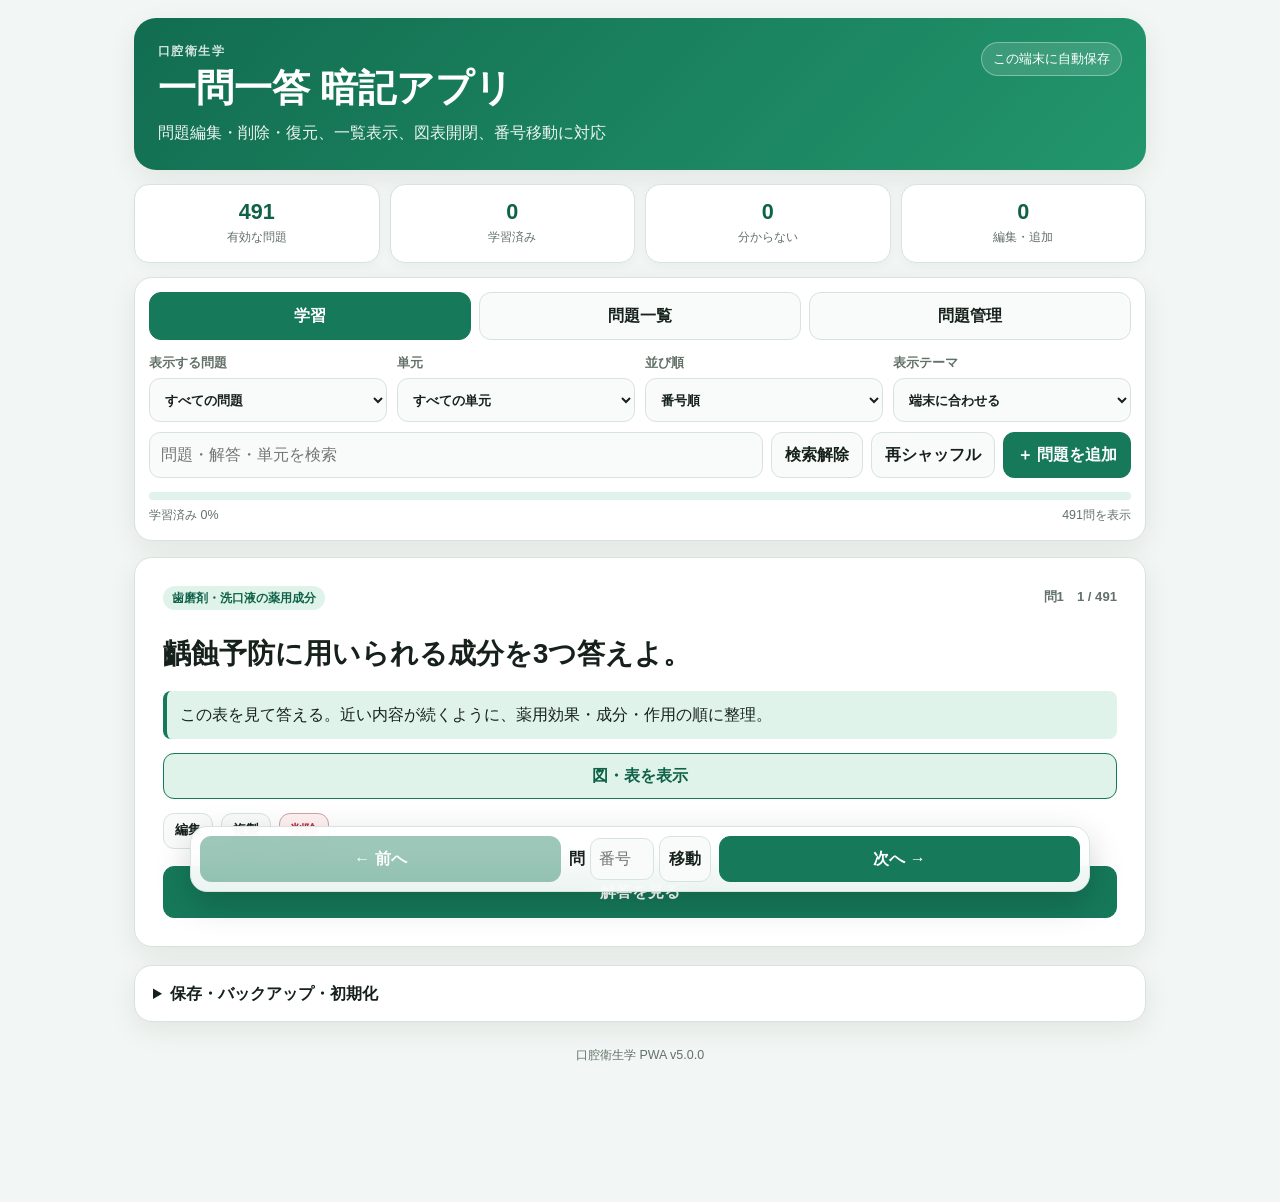
<file: index.html>
<!doctype html>
<html lang="ja" data-theme="system">
<head>
  <meta charset="utf-8">
  <meta name="viewport" content="width=device-width,initial-scale=1,viewport-fit=cover">
  <meta name="theme-color" content="#16795a">
  <meta name="apple-mobile-web-app-capable" content="yes">
  <meta name="apple-mobile-web-app-status-bar-style" content="default">
  <meta name="apple-mobile-web-app-title" content="口腔衛生学">
  <meta name="description" content="口腔衛生学491問の一問一答暗記アプリ。図表付き、進捗保存、復習、検索、シャッフル、バックアップ、オフライン対応。">
  <title>口腔衛生学 暗記アプリ</title>
  <link rel="manifest" href="./manifest.webmanifest">
  <link rel="apple-touch-icon" href="./icons/apple-touch-icon.png">
  <link rel="icon" href="./icons/icon-192.png">
  <link rel="stylesheet" href="./styles.css">
</head>
<body>
  <div id="fatal" class="fatal" hidden></div>
  <main class="app" id="app">
    <header class="header">
      <div class="header-main">
        <div>
          <p class="eyebrow">口腔衛生学</p>
          <h1>一問一答 暗記アプリ</h1>
          <p class="subtitle">全491問。図表を見ながら、分からなかった問題だけ繰り返し復習できます。</p>
        </div>
        <div class="header-actions">
          <span class="saved-pill" id="savedAt">保存確認中</span>
          <button class="small-button" id="installButton" type="button" hidden>アプリを追加</button>
        </div>
      </div>
    </header>

    <section class="stats" aria-label="学習状況">
      <div class="stat"><strong id="totalCount">491</strong><span>全問題</span></div>
      <div class="stat"><strong id="reviewedCount">0</strong><span>学習済み</span></div>
      <div class="stat"><strong id="unknownCount">0</strong><span>分からない</span></div>
      <div class="stat"><strong id="knownCount">0</strong><span>わかった</span></div>
    </section>

    <section class="toolbar" aria-label="出題設定">
      <div class="toolbar-grid">
        <label class="control">表示する問題
          <select id="mode">
            <option value="all">すべての問題</option>
            <option value="unlearned">未学習だけ</option>
            <option value="unknown">分からなかった問題だけ</option>
            <option value="known">わかった問題だけ</option>
          </select>
        </label>
        <label class="control">分野
          <select id="category"><option value="all">すべての分野</option></select>
        </label>
        <label class="control">出題順
          <select id="order">
            <option value="number">番号順</option>
            <option value="shuffle">シャッフル</option>
          </select>
        </label>
        <label class="control">表示テーマ
          <select id="theme">
            <option value="system">端末に合わせる</option>
            <option value="light">ライト</option>
            <option value="dark">ダーク</option>
          </select>
        </label>
      </div>
      <div class="search-row">
        <input id="search" class="search-input" type="search" inputmode="search" placeholder="問題・解答・用語を検索" autocomplete="off">
        <button class="secondary-button" id="clearSearch" type="button">検索解除</button>
        <button class="secondary-button" id="reshuffle" type="button">再シャッフル</button>
      </div>
      <div class="progress-track" aria-hidden="true"><div class="progress-bar" id="progressBar"></div></div>
      <div class="progress-label"><span id="progressLabel">学習済み 0%</span><span id="filterCount">491問を表示</span></div>
    </section>

    <div class="notice" id="storageNotice" hidden></div>

    <article class="study-card" id="studyCard">
      <div class="card-top">
        <div class="badges" id="badges"></div>
        <div class="question-number" id="questionNumber">問1 / 491</div>

        <section class="figure-panel" id="figurePanel" aria-label="問題の図表">
          <div class="figure-heading">
            <strong>この問題の図・表</strong>
            <button class="text-button" id="toggleFigures" type="button">図表を隠す</button>
          </div>
          <div class="figure-list" id="figureList"></div>
        </section>

        <h2 class="question" id="questionText"></h2>
      </div>

      <div class="reveal-wrap" id="revealWrap">
        <button class="primary-button" id="revealButton" type="button">解答を見る</button>
      </div>

      <div class="answer-area" id="answerArea" hidden>
        <section class="answer-block">
          <h3>解答</h3>
          <p id="answerText"></p>
        </section>
        <div class="judgement">
          <button class="judge known" id="knownButton" type="button">✓ わかった</button>
          <button class="judge unknown" id="unknownButton" type="button">！分からなかった</button>
        </div>
      </div>
    </article>

    <section class="empty-card" id="emptyCard" hidden>
      <h2>条件に合う問題がありません</h2>
      <p id="emptyText">絞り込み条件を変更してください。</p>
      <button class="primary-button" id="showAllButton" type="button">すべての問題に戻る</button>
    </section>

    <nav class="nav" aria-label="問題移動">
      <button id="prevButton" type="button">← 前の問題</button>
      <button id="nextButton" type="button">次の問題 →</button>
    </nav>
    <p class="position" id="position">1 / 491</p>

    <details class="utility">
      <summary>保存・バックアップ・アプリ設定</summary>
      <div class="utility-body">
        <p>学習状況は操作のたびにこの端末へ自動保存されます。機種変更やブラウザデータ削除に備えて、学習データを書き出せます。</p>
        <div class="utility-buttons">
          <button id="exportButton" type="button">学習データを書き出す</button>
          <label class="file-label">学習データを読み込む<input id="importFile" type="file" accept="application/json,.json"></label>
          <button id="resetUnknownButton" class="danger" type="button">「分からない」だけ消す</button>
          <button id="resetAllButton" class="danger" type="button">すべて初期化</button>
        </div>
        <details class="install-help">
          <summary>iPhoneのホーム画面に追加する方法</summary>
          <p>Safariで固定URLを開き、共有ボタン →「ホーム画面に追加」を選択します。</p>
        </details>
      </div>
    </details>

    <footer>口腔衛生学491問・図表付きPWA</footer>
  </main>

  <dialog id="imageDialog" class="image-dialog">
    <button id="closeDialog" class="dialog-close" type="button" aria-label="閉じる">×</button>
    <img id="dialogImage" alt="拡大した図表">
    <p id="dialogCaption"></p>
  </dialog>

  <div class="toast" id="toast" role="status" aria-live="polite"></div>
  <script id="questionData" type="application/json">[{"id":1,"category":"歯磨剤・洗口液の薬用成分","sectionNumber":1,"question":"齲蝕予防に用いられる成分を3つ答えよ。","answer":"フッ化ナトリウム、モノフルオロリン酸ナトリウム、フッ化第一スズ","figures":[{"src":"assets/figures/figure-01.jpg","caption":"歯磨剤・洗口液の薬用成分：図表1"}],"note":"この表を見て答える。近い内容が続くように、薬用効果・成分・作用の順に整理。"},{"id":2,"category":"歯磨剤・洗口液の薬用成分","sectionNumber":1,"question":"フッ化ナトリウムの薬理作用は何か。","answer":"プラーク中での酸産生抑制","figures":[{"src":"assets/figures/figure-01.jpg","caption":"歯磨剤・洗口液の薬用成分：図表1"}],"note":"この表を見て答える。近い内容が続くように、薬用効果・成分・作用の順に整理。"},{"id":3,"category":"歯磨剤・洗口液の薬用成分","sectionNumber":1,"question":"プラーク中での酸産生抑制作用をもつ成分は何か。","answer":"フッ化ナトリウム","figures":[{"src":"assets/figures/figure-01.jpg","caption":"歯磨剤・洗口液の薬用成分：図表1"}],"note":"この表を見て答える。近い内容が続くように、薬用効果・成分・作用の順に整理。"},{"id":4,"category":"歯磨剤・洗口液の薬用成分","sectionNumber":1,"question":"フッ化ナトリウムは何の予防に用いられるか。","answer":"齲蝕予防","figures":[{"src":"assets/figures/figure-01.jpg","caption":"歯磨剤・洗口液の薬用成分：図表1"}],"note":"この表を見て答える。近い内容が続くように、薬用効果・成分・作用の順に整理。"},{"id":5,"category":"歯磨剤・洗口液の薬用成分","sectionNumber":1,"question":"モノフルオロリン酸ナトリウムの薬理作用は何か。","answer":"歯質の耐酸性向上","figures":[{"src":"assets/figures/figure-01.jpg","caption":"歯磨剤・洗口液の薬用成分：図表1"}],"note":"この表を見て答える。近い内容が続くように、薬用効果・成分・作用の順に整理。"},{"id":6,"category":"歯磨剤・洗口液の薬用成分","sectionNumber":1,"question":"歯質の耐酸性向上作用をもつ成分は何か。","answer":"モノフルオロリン酸ナトリウム","figures":[{"src":"assets/figures/figure-01.jpg","caption":"歯磨剤・洗口液の薬用成分：図表1"}],"note":"この表を見て答える。近い内容が続くように、薬用効果・成分・作用の順に整理。"},{"id":7,"category":"歯磨剤・洗口液の薬用成分","sectionNumber":1,"question":"モノフルオロリン酸ナトリウムは何の予防に用いられるか。","answer":"齲蝕予防","figures":[{"src":"assets/figures/figure-01.jpg","caption":"歯磨剤・洗口液の薬用成分：図表1"}],"note":"この表を見て答える。近い内容が続くように、薬用効果・成分・作用の順に整理。"},{"id":8,"category":"歯磨剤・洗口液の薬用成分","sectionNumber":1,"question":"フッ化第一スズの薬理作用は何か。","answer":"歯質の再石灰化促進","figures":[{"src":"assets/figures/figure-01.jpg","caption":"歯磨剤・洗口液の薬用成分：図表1"}],"note":"この表を見て答える。近い内容が続くように、薬用効果・成分・作用の順に整理。"},{"id":9,"category":"歯磨剤・洗口液の薬用成分","sectionNumber":1,"question":"歯質の再石灰化促進作用をもつ成分は何か。","answer":"フッ化第一スズ","figures":[{"src":"assets/figures/figure-01.jpg","caption":"歯磨剤・洗口液の薬用成分：図表1"}],"note":"この表を見て答える。近い内容が続くように、薬用効果・成分・作用の順に整理。"},{"id":10,"category":"歯磨剤・洗口液の薬用成分","sectionNumber":1,"question":"フッ化第一スズは何の予防に用いられるか。","answer":"齲蝕予防","figures":[{"src":"assets/figures/figure-01.jpg","caption":"歯磨剤・洗口液の薬用成分：図表1"}],"note":"この表を見て答える。近い内容が続くように、薬用効果・成分・作用の順に整理。"},{"id":11,"category":"歯磨剤・洗口液の薬用成分","sectionNumber":1,"question":"次の作用に対応する成分を順に答えよ。①プラーク中での酸産生抑制 ②歯質の耐酸性向上 ③歯質の再石灰化促進","answer":"①フッ化ナトリウム ②モノフルオロリン酸ナトリウム ③フッ化第一スズ","figures":[{"src":"assets/figures/figure-01.jpg","caption":"歯磨剤・洗口液の薬用成分：図表1"}],"note":"この表を見て答える。近い内容が続くように、薬用効果・成分・作用の順に整理。"},{"id":12,"category":"歯磨剤・洗口液の薬用成分","sectionNumber":1,"question":"齲蝕・歯周病予防に用いられる成分をすべて答えよ。","answer":"デキストラナーゼ、クロルヘキシジン、塩化セチルピリジニウム、イソプロピルメチルフェノール、塩化ベンゼトニウム","figures":[{"src":"assets/figures/figure-01.jpg","caption":"歯磨剤・洗口液の薬用成分：図表1"}],"note":"この表を見て答える。近い内容が続くように、薬用効果・成分・作用の順に整理。"},{"id":13,"category":"歯磨剤・洗口液の薬用成分","sectionNumber":1,"question":"デキストラナーゼの薬理作用は何か。","answer":"プラークの分解、形成抑制","figures":[{"src":"assets/figures/figure-01.jpg","caption":"歯磨剤・洗口液の薬用成分：図表1"}],"note":"この表を見て答える。近い内容が続くように、薬用効果・成分・作用の順に整理。"},{"id":14,"category":"歯磨剤・洗口液の薬用成分","sectionNumber":1,"question":"プラークの分解・形成抑制作用をもつ成分は何か。","answer":"デキストラナーゼ","figures":[{"src":"assets/figures/figure-01.jpg","caption":"歯磨剤・洗口液の薬用成分：図表1"}],"note":"この表を見て答える。近い内容が続くように、薬用効果・成分・作用の順に整理。"},{"id":15,"category":"歯磨剤・洗口液の薬用成分","sectionNumber":1,"question":"デキストラナーゼは何の予防に用いられるか。","answer":"齲蝕・歯周病予防","figures":[{"src":"assets/figures/figure-01.jpg","caption":"歯磨剤・洗口液の薬用成分：図表1"}],"note":"この表を見て答える。近い内容が続くように、薬用効果・成分・作用の順に整理。"},{"id":16,"category":"歯磨剤・洗口液の薬用成分","sectionNumber":1,"question":"殺菌作用をもつ成分を4つ答えよ。","answer":"クロルヘキシジン、塩化セチルピリジニウム、イソプロピルメチルフェノール、塩化ベンゼトニウム","figures":[{"src":"assets/figures/figure-01.jpg","caption":"歯磨剤・洗口液の薬用成分：図表1"}],"note":"この表を見て答える。近い内容が続くように、薬用効果・成分・作用の順に整理。"},{"id":17,"category":"歯磨剤・洗口液の薬用成分","sectionNumber":1,"question":"クロルヘキシジンの薬理作用は何か。","answer":"殺菌","figures":[{"src":"assets/figures/figure-01.jpg","caption":"歯磨剤・洗口液の薬用成分：図表1"}],"note":"この表を見て答える。近い内容が続くように、薬用効果・成分・作用の順に整理。"},{"id":18,"category":"歯磨剤・洗口液の薬用成分","sectionNumber":1,"question":"クロルヘキシジンは何の予防に用いられるか。","answer":"齲蝕・歯周病予防","figures":[{"src":"assets/figures/figure-01.jpg","caption":"歯磨剤・洗口液の薬用成分：図表1"}],"note":"この表を見て答える。近い内容が続くように、薬用効果・成分・作用の順に整理。"},{"id":19,"category":"歯磨剤・洗口液の薬用成分","sectionNumber":1,"question":"塩化セチルピリジニウムの薬理作用は何か。","answer":"殺菌","figures":[{"src":"assets/figures/figure-01.jpg","caption":"歯磨剤・洗口液の薬用成分：図表1"}],"note":"この表を見て答える。近い内容が続くように、薬用効果・成分・作用の順に整理。"},{"id":20,"category":"歯磨剤・洗口液の薬用成分","sectionNumber":1,"question":"塩化セチルピリジニウムは何の予防に用いられるか。","answer":"齲蝕・歯周病予防","figures":[{"src":"assets/figures/figure-01.jpg","caption":"歯磨剤・洗口液の薬用成分：図表1"}],"note":"この表を見て答える。近い内容が続くように、薬用効果・成分・作用の順に整理。"},{"id":21,"category":"歯磨剤・洗口液の薬用成分","sectionNumber":1,"question":"イソプロピルメチルフェノールの薬理作用は何か。","answer":"殺菌","figures":[{"src":"assets/figures/figure-01.jpg","caption":"歯磨剤・洗口液の薬用成分：図表1"}],"note":"この表を見て答える。近い内容が続くように、薬用効果・成分・作用の順に整理。"},{"id":22,"category":"歯磨剤・洗口液の薬用成分","sectionNumber":1,"question":"イソプロピルメチルフェノールは何の予防に用いられるか。","answer":"齲蝕・歯周病予防","figures":[{"src":"assets/figures/figure-01.jpg","caption":"歯磨剤・洗口液の薬用成分：図表1"}],"note":"この表を見て答える。近い内容が続くように、薬用効果・成分・作用の順に整理。"},{"id":23,"category":"歯磨剤・洗口液の薬用成分","sectionNumber":1,"question":"塩化ベンゼトニウムの薬理作用は何か。","answer":"殺菌","figures":[{"src":"assets/figures/figure-01.jpg","caption":"歯磨剤・洗口液の薬用成分：図表1"}],"note":"この表を見て答える。近い内容が続くように、薬用効果・成分・作用の順に整理。"},{"id":24,"category":"歯磨剤・洗口液の薬用成分","sectionNumber":1,"question":"塩化ベンゼトニウムは何の予防に用いられるか。","answer":"齲蝕・歯周病予防","figures":[{"src":"assets/figures/figure-01.jpg","caption":"歯磨剤・洗口液の薬用成分：図表1"}],"note":"この表を見て答える。近い内容が続くように、薬用効果・成分・作用の順に整理。"},{"id":25,"category":"歯磨剤・洗口液の薬用成分","sectionNumber":1,"question":"殺菌成分のうち、名称に「塩化」を含むものを2つ答えよ。","answer":"塩化セチルピリジニウム、塩化ベンゼトニウム","figures":[{"src":"assets/figures/figure-01.jpg","caption":"歯磨剤・洗口液の薬用成分：図表1"}],"note":"この表を見て答える。近い内容が続くように、薬用効果・成分・作用の順に整理。"},{"id":26,"category":"歯磨剤・洗口液の薬用成分","sectionNumber":1,"question":"殺菌成分のうち、名称に「フェノール」を含むものは何か。","answer":"イソプロピルメチルフェノール","figures":[{"src":"assets/figures/figure-01.jpg","caption":"歯磨剤・洗口液の薬用成分：図表1"}],"note":"この表を見て答える。近い内容が続くように、薬用効果・成分・作用の順に整理。"},{"id":27,"category":"歯磨剤・洗口液の薬用成分","sectionNumber":1,"question":"歯周病予防に用いられる成分をすべて答えよ。","answer":"トラネキサム酸、イプシロンアミノカプロン酸、グリチルリチン酸およびその塩類、塩化ナトリウム、ヒノキチオール、リゾチーム、酢酸DL-α-トコフェロール、ポリリン酸塩、ピロリン酸塩","figures":[{"src":"assets/figures/figure-01.jpg","caption":"歯磨剤・洗口液の薬用成分：図表1"}],"note":"この表を見て答える。近い内容が続くように、薬用効果・成分・作用の順に整理。"},{"id":28,"category":"歯磨剤・洗口液の薬用成分","sectionNumber":1,"question":"トラネキサム酸の薬理作用は何か。","answer":"抗炎症、抗プラスミン、止血","figures":[{"src":"assets/figures/figure-01.jpg","caption":"歯磨剤・洗口液の薬用成分：図表1"}],"note":"この表を見て答える。近い内容が続くように、薬用効果・成分・作用の順に整理。"},{"id":29,"category":"歯磨剤・洗口液の薬用成分","sectionNumber":1,"question":"トラネキサム酸は何の予防に用いられるか。","answer":"歯周病予防","figures":[{"src":"assets/figures/figure-01.jpg","caption":"歯磨剤・洗口液の薬用成分：図表1"}],"note":"この表を見て答える。近い内容が続くように、薬用効果・成分・作用の順に整理。"},{"id":30,"category":"歯磨剤・洗口液の薬用成分","sectionNumber":1,"question":"イプシロンアミノカプロン酸の薬理作用は何か。","answer":"抗炎症、抗プラスミン、止血","figures":[{"src":"assets/figures/figure-01.jpg","caption":"歯磨剤・洗口液の薬用成分：図表1"}],"note":"この表を見て答える。近い内容が続くように、薬用効果・成分・作用の順に整理。"},{"id":31,"category":"歯磨剤・洗口液の薬用成分","sectionNumber":1,"question":"イプシロンアミノカプロン酸は何の予防に用いられるか。","answer":"歯周病予防","figures":[{"src":"assets/figures/figure-01.jpg","caption":"歯磨剤・洗口液の薬用成分：図表1"}],"note":"この表を見て答える。近い内容が続くように、薬用効果・成分・作用の順に整理。"},{"id":32,"category":"歯磨剤・洗口液の薬用成分","sectionNumber":1,"question":"抗炎症、抗プラスミン、止血作用をもつ成分を答えよ。","answer":"トラネキサム酸、イプシロンアミノカプロン酸","figures":[{"src":"assets/figures/figure-01.jpg","caption":"歯磨剤・洗口液の薬用成分：図表1"}],"note":"この表を見て答える。近い内容が続くように、薬用効果・成分・作用の順に整理。"},{"id":33,"category":"歯磨剤・洗口液の薬用成分","sectionNumber":1,"question":"グリチルリチン酸およびその塩類の薬理作用は何か。","answer":"抗炎症、抗アレルギー","figures":[{"src":"assets/figures/figure-01.jpg","caption":"歯磨剤・洗口液の薬用成分：図表1"}],"note":"この表を見て答える。近い内容が続くように、薬用効果・成分・作用の順に整理。"},{"id":34,"category":"歯磨剤・洗口液の薬用成分","sectionNumber":1,"question":"グリチルリチン酸およびその塩類は何の予防に用いられるか。","answer":"歯周病予防","figures":[{"src":"assets/figures/figure-01.jpg","caption":"歯磨剤・洗口液の薬用成分：図表1"}],"note":"この表を見て答える。近い内容が続くように、薬用効果・成分・作用の順に整理。"},{"id":35,"category":"歯磨剤・洗口液の薬用成分","sectionNumber":1,"question":"抗炎症、抗アレルギー作用をもつ成分を答えよ。","answer":"グリチルリチン酸およびその塩類","figures":[{"src":"assets/figures/figure-01.jpg","caption":"歯磨剤・洗口液の薬用成分：図表1"}],"note":"この表を見て答える。近い内容が続くように、薬用効果・成分・作用の順に整理。"},{"id":36,"category":"歯磨剤・洗口液の薬用成分","sectionNumber":1,"question":"塩化ナトリウムの薬理作用は何か。","answer":"収斂（歯肉の引き締め）","figures":[{"src":"assets/figures/figure-01.jpg","caption":"歯磨剤・洗口液の薬用成分：図表1"}],"note":"この表を見て答える。近い内容が続くように、薬用効果・成分・作用の順に整理。"},{"id":37,"category":"歯磨剤・洗口液の薬用成分","sectionNumber":1,"question":"塩化ナトリウムは何の予防に用いられるか。","answer":"歯周病予防","figures":[{"src":"assets/figures/figure-01.jpg","caption":"歯磨剤・洗口液の薬用成分：図表1"}],"note":"この表を見て答える。近い内容が続くように、薬用効果・成分・作用の順に整理。"},{"id":38,"category":"歯磨剤・洗口液の薬用成分","sectionNumber":1,"question":"ヒノキチオールの薬理作用は何か。","answer":"収斂（歯肉の引き締め）","figures":[{"src":"assets/figures/figure-01.jpg","caption":"歯磨剤・洗口液の薬用成分：図表1"}],"note":"この表を見て答える。近い内容が続くように、薬用効果・成分・作用の順に整理。"},{"id":39,"category":"歯磨剤・洗口液の薬用成分","sectionNumber":1,"question":"ヒノキチオールは何の予防に用いられるか。","answer":"歯周病予防","figures":[{"src":"assets/figures/figure-01.jpg","caption":"歯磨剤・洗口液の薬用成分：図表1"}],"note":"この表を見て答える。近い内容が続くように、薬用効果・成分・作用の順に整理。"},{"id":40,"category":"歯磨剤・洗口液の薬用成分","sectionNumber":1,"question":"収斂（歯肉の引き締め）作用をもつ成分を答えよ。","answer":"塩化ナトリウム、ヒノキチオール","figures":[{"src":"assets/figures/figure-01.jpg","caption":"歯磨剤・洗口液の薬用成分：図表1"}],"note":"この表を見て答える。近い内容が続くように、薬用効果・成分・作用の順に整理。"},{"id":41,"category":"歯磨剤・洗口液の薬用成分","sectionNumber":1,"question":"リゾチームの薬理作用は何か。","answer":"抗炎症、組織修復の促進","figures":[{"src":"assets/figures/figure-01.jpg","caption":"歯磨剤・洗口液の薬用成分：図表1"}],"note":"この表を見て答える。近い内容が続くように、薬用効果・成分・作用の順に整理。"},{"id":42,"category":"歯磨剤・洗口液の薬用成分","sectionNumber":1,"question":"リゾチームは何の予防に用いられるか。","answer":"歯周病予防","figures":[{"src":"assets/figures/figure-01.jpg","caption":"歯磨剤・洗口液の薬用成分：図表1"}],"note":"この表を見て答える。近い内容が続くように、薬用効果・成分・作用の順に整理。"},{"id":43,"category":"歯磨剤・洗口液の薬用成分","sectionNumber":1,"question":"抗炎症、組織修復の促進作用をもつ成分を答えよ。","answer":"リゾチーム","figures":[{"src":"assets/figures/figure-01.jpg","caption":"歯磨剤・洗口液の薬用成分：図表1"}],"note":"この表を見て答える。近い内容が続くように、薬用効果・成分・作用の順に整理。"},{"id":44,"category":"歯磨剤・洗口液の薬用成分","sectionNumber":1,"question":"酢酸DL-α-トコフェロールの薬理作用は何か。","answer":"末梢血管循環促進","figures":[{"src":"assets/figures/figure-01.jpg","caption":"歯磨剤・洗口液の薬用成分：図表1"}],"note":"この表を見て答える。近い内容が続くように、薬用効果・成分・作用の順に整理。"},{"id":45,"category":"歯磨剤・洗口液の薬用成分","sectionNumber":1,"question":"酢酸DL-α-トコフェロールは何の予防に用いられるか。","answer":"歯周病予防","figures":[{"src":"assets/figures/figure-01.jpg","caption":"歯磨剤・洗口液の薬用成分：図表1"}],"note":"この表を見て答える。近い内容が続くように、薬用効果・成分・作用の順に整理。"},{"id":46,"category":"歯磨剤・洗口液の薬用成分","sectionNumber":1,"question":"末梢血管循環促進作用をもつ成分を答えよ。","answer":"酢酸DL-α-トコフェロール","figures":[{"src":"assets/figures/figure-01.jpg","caption":"歯磨剤・洗口液の薬用成分：図表1"}],"note":"この表を見て答える。近い内容が続くように、薬用効果・成分・作用の順に整理。"},{"id":47,"category":"歯磨剤・洗口液の薬用成分","sectionNumber":1,"question":"ポリリン酸塩の薬理作用は何か。","answer":"歯石沈着予防","figures":[{"src":"assets/figures/figure-01.jpg","caption":"歯磨剤・洗口液の薬用成分：図表1"}],"note":"この表を見て答える。近い内容が続くように、薬用効果・成分・作用の順に整理。"},{"id":48,"category":"歯磨剤・洗口液の薬用成分","sectionNumber":1,"question":"ポリリン酸塩は何の予防に用いられるか。","answer":"歯周病予防","figures":[{"src":"assets/figures/figure-01.jpg","caption":"歯磨剤・洗口液の薬用成分：図表1"}],"note":"この表を見て答える。近い内容が続くように、薬用効果・成分・作用の順に整理。"},{"id":49,"category":"歯磨剤・洗口液の薬用成分","sectionNumber":1,"question":"ピロリン酸塩の薬理作用は何か。","answer":"歯石沈着予防","figures":[{"src":"assets/figures/figure-01.jpg","caption":"歯磨剤・洗口液の薬用成分：図表1"}],"note":"この表を見て答える。近い内容が続くように、薬用効果・成分・作用の順に整理。"},{"id":50,"category":"歯磨剤・洗口液の薬用成分","sectionNumber":1,"question":"ピロリン酸塩は何の予防に用いられるか。","answer":"歯周病予防","figures":[{"src":"assets/figures/figure-01.jpg","caption":"歯磨剤・洗口液の薬用成分：図表1"}],"note":"この表を見て答える。近い内容が続くように、薬用効果・成分・作用の順に整理。"},{"id":51,"category":"歯磨剤・洗口液の薬用成分","sectionNumber":1,"question":"歯石沈着予防作用をもつ成分を答えよ。","answer":"ポリリン酸塩、ピロリン酸塩","figures":[{"src":"assets/figures/figure-01.jpg","caption":"歯磨剤・洗口液の薬用成分：図表1"}],"note":"この表を見て答える。近い内容が続くように、薬用効果・成分・作用の順に整理。"},{"id":52,"category":"歯磨剤・洗口液の薬用成分","sectionNumber":1,"question":"抗炎症・抗プラスミン・止血作用をもつ成分を2つ答えよ。","answer":"トラネキサム酸、イプシロンアミノカプロン酸","figures":[{"src":"assets/figures/figure-01.jpg","caption":"歯磨剤・洗口液の薬用成分：図表1"}],"note":"この表を見て答える。近い内容が続くように、薬用効果・成分・作用の順に整理。"},{"id":53,"category":"歯磨剤・洗口液の薬用成分","sectionNumber":1,"question":"収斂作用によって引き締められるものは何か。","answer":"歯肉","figures":[{"src":"assets/figures/figure-01.jpg","caption":"歯磨剤・洗口液の薬用成分：図表1"}],"note":"この表を見て答える。近い内容が続くように、薬用効果・成分・作用の順に整理。"},{"id":54,"category":"歯磨剤・洗口液の薬用成分","sectionNumber":1,"question":"歯石沈着予防作用をもつ成分を2つ答えよ。","answer":"ポリリン酸塩、ピロリン酸塩","figures":[{"src":"assets/figures/figure-01.jpg","caption":"歯磨剤・洗口液の薬用成分：図表1"}],"note":"この表を見て答える。近い内容が続くように、薬用効果・成分・作用の順に整理。"},{"id":55,"category":"歯磨剤・洗口液の薬用成分","sectionNumber":1,"question":"知覚過敏予防に用いられる成分を3つ答えよ。","answer":"乳酸アルミニウム、硝酸カリウム、塩化ストロンチウム","figures":[{"src":"assets/figures/figure-01.jpg","caption":"歯磨剤・洗口液の薬用成分：図表1"}],"note":"この表を見て答える。近い内容が続くように、薬用効果・成分・作用の順に整理。"},{"id":56,"category":"歯磨剤・洗口液の薬用成分","sectionNumber":1,"question":"乳酸アルミニウムの薬理作用は何か。","answer":"象牙細管の封鎖","figures":[{"src":"assets/figures/figure-01.jpg","caption":"歯磨剤・洗口液の薬用成分：図表1"}],"note":"この表を見て答える。近い内容が続くように、薬用効果・成分・作用の順に整理。"},{"id":57,"category":"歯磨剤・洗口液の薬用成分","sectionNumber":1,"question":"乳酸アルミニウムは何の予防に用いられるか。","answer":"知覚過敏予防","figures":[{"src":"assets/figures/figure-01.jpg","caption":"歯磨剤・洗口液の薬用成分：図表1"}],"note":"この表を見て答える。近い内容が続くように、薬用効果・成分・作用の順に整理。"},{"id":58,"category":"歯磨剤・洗口液の薬用成分","sectionNumber":1,"question":"硝酸カリウムの薬理作用は何か。","answer":"神経線維の興奮抑制","figures":[{"src":"assets/figures/figure-01.jpg","caption":"歯磨剤・洗口液の薬用成分：図表1"}],"note":"この表を見て答える。近い内容が続くように、薬用効果・成分・作用の順に整理。"},{"id":59,"category":"歯磨剤・洗口液の薬用成分","sectionNumber":1,"question":"神経線維の興奮抑制作用をもつ成分の一つは何か。","answer":"硝酸カリウム","figures":[{"src":"assets/figures/figure-01.jpg","caption":"歯磨剤・洗口液の薬用成分：図表1"}],"note":"この表を見て答える。近い内容が続くように、薬用効果・成分・作用の順に整理。"},{"id":60,"category":"歯磨剤・洗口液の薬用成分","sectionNumber":1,"question":"硝酸カリウムは何の予防に用いられるか。","answer":"知覚過敏予防","figures":[{"src":"assets/figures/figure-01.jpg","caption":"歯磨剤・洗口液の薬用成分：図表1"}],"note":"この表を見て答える。近い内容が続くように、薬用効果・成分・作用の順に整理。"},{"id":61,"category":"歯磨剤・洗口液の薬用成分","sectionNumber":1,"question":"塩化ストロンチウムの薬理作用は何か。","answer":"象牙細管の封鎖","figures":[{"src":"assets/figures/figure-01.jpg","caption":"歯磨剤・洗口液の薬用成分：図表1"}],"note":"この表を見て答える。近い内容が続くように、薬用効果・成分・作用の順に整理。"},{"id":62,"category":"歯磨剤・洗口液の薬用成分","sectionNumber":1,"question":"塩化ストロンチウムは何の予防に用いられるか。","answer":"知覚過敏予防","figures":[{"src":"assets/figures/figure-01.jpg","caption":"歯磨剤・洗口液の薬用成分：図表1"}],"note":"この表を見て答える。近い内容が続くように、薬用効果・成分・作用の順に整理。"},{"id":63,"category":"歯磨剤・洗口液の薬用成分","sectionNumber":1,"question":"象牙細管の封鎖作用をもつ成分を2つ答えよ。","answer":"乳酸アルミニウム、塩化ストロンチウム","figures":[{"src":"assets/figures/figure-01.jpg","caption":"歯磨剤・洗口液の薬用成分：図表1"}],"note":"この表を見て答える。近い内容が続くように、薬用効果・成分・作用の順に整理。"},{"id":64,"category":"歯磨剤・洗口液の薬用成分","sectionNumber":1,"question":"神経線維の興奮抑制作用をもつ成分は何か。","answer":"硝酸カリウム","figures":[{"src":"assets/figures/figure-01.jpg","caption":"歯磨剤・洗口液の薬用成分：図表1"}],"note":"この表を見て答える。近い内容が続くように、薬用効果・成分・作用の順に整理。"},{"id":65,"category":"歯磨剤・洗口液の薬用成分","sectionNumber":1,"question":"タバコのやに除去に用いられる成分は何か。","answer":"ポリエチレングリコール","figures":[{"src":"assets/figures/figure-01.jpg","caption":"歯磨剤・洗口液の薬用成分：図表1"}],"note":"この表を見て答える。近い内容が続くように、薬用効果・成分・作用の順に整理。"},{"id":66,"category":"歯磨剤・洗口液の薬用成分","sectionNumber":1,"question":"ポリエチレングリコールの薬理作用は何か。","answer":"非イオン型界面活性作用","figures":[{"src":"assets/figures/figure-01.jpg","caption":"歯磨剤・洗口液の薬用成分：図表1"}],"note":"この表を見て答える。近い内容が続くように、薬用効果・成分・作用の順に整理。"},{"id":67,"category":"歯磨剤・洗口液の薬用成分","sectionNumber":1,"question":"非イオン型界面活性作用をもつ成分は何か。","answer":"ポリエチレングリコール","figures":[{"src":"assets/figures/figure-01.jpg","caption":"歯磨剤・洗口液の薬用成分：図表1"}],"note":"この表を見て答える。近い内容が続くように、薬用効果・成分・作用の順に整理。"},{"id":68,"category":"歯磨剤の基本成分","sectionNumber":2,"question":"歯磨剤の基本成分の種類を6つ答えよ。","answer":"研磨剤、湿潤剤、発泡剤、粘結剤、香味剤、保存剤","figures":[{"src":"assets/figures/figure-02.jpg","caption":"歯磨剤の基本成分：図表1"}],"note":"取り消し線のある成分は出題対象から除外。"},{"id":69,"category":"歯磨剤の基本成分","sectionNumber":2,"question":"研磨剤の作用は何か。","answer":"歯の表面を傷つけずに、プラークや外因性色素沈着物、食物残渣を取り除く","figures":[{"src":"assets/figures/figure-02.jpg","caption":"歯磨剤の基本成分：図表1"}],"note":"取り消し線のある成分は出題対象から除外。"},{"id":70,"category":"歯磨剤の基本成分","sectionNumber":2,"question":"研磨剤の成分をすべて答えよ。","answer":"炭酸カルシウム、リン酸カルシウム、ピロリン酸カルシウム、無水ケイ酸","figures":[{"src":"assets/figures/figure-02.jpg","caption":"歯磨剤の基本成分：図表1"}],"note":"取り消し線のある成分は出題対象から除外。"},{"id":71,"category":"歯磨剤の基本成分","sectionNumber":2,"question":"炭酸カルシウムは何剤に分類されるか。","answer":"研磨剤","figures":[{"src":"assets/figures/figure-02.jpg","caption":"歯磨剤の基本成分：図表1"}],"note":"取り消し線のある成分は出題対象から除外。"},{"id":72,"category":"歯磨剤の基本成分","sectionNumber":2,"question":"リン酸カルシウムは何剤に分類されるか。","answer":"研磨剤","figures":[{"src":"assets/figures/figure-02.jpg","caption":"歯磨剤の基本成分：図表1"}],"note":"取り消し線のある成分は出題対象から除外。"},{"id":73,"category":"歯磨剤の基本成分","sectionNumber":2,"question":"ピロリン酸カルシウムは何剤に分類されるか。","answer":"研磨剤","figures":[{"src":"assets/figures/figure-02.jpg","caption":"歯磨剤の基本成分：図表1"}],"note":"取り消し線のある成分は出題対象から除外。"},{"id":74,"category":"歯磨剤の基本成分","sectionNumber":2,"question":"無水ケイ酸は何剤に分類されるか。","answer":"研磨剤","figures":[{"src":"assets/figures/figure-02.jpg","caption":"歯磨剤の基本成分：図表1"}],"note":"取り消し線のある成分は出題対象から除外。"},{"id":75,"category":"歯磨剤の基本成分","sectionNumber":2,"question":"「歯の表面を傷つけずに、プラークや外因性色素沈着物、食物残渣を取り除く」の作用をもつ基本成分は何か。","answer":"研磨剤","figures":[{"src":"assets/figures/figure-02.jpg","caption":"歯磨剤の基本成分：図表1"}],"note":"取り消し線のある成分は出題対象から除外。"},{"id":76,"category":"歯磨剤の基本成分","sectionNumber":2,"question":"湿潤剤の作用は何か。","answer":"歯磨剤の湿り気、しっとり感を適度に保つ","figures":[{"src":"assets/figures/figure-02.jpg","caption":"歯磨剤の基本成分：図表1"}],"note":"取り消し線のある成分は出題対象から除外。"},{"id":77,"category":"歯磨剤の基本成分","sectionNumber":2,"question":"湿潤剤の成分をすべて答えよ。","answer":"ソルビトール、グリセロール、プロピレングリコール","figures":[{"src":"assets/figures/figure-02.jpg","caption":"歯磨剤の基本成分：図表1"}],"note":"取り消し線のある成分は出題対象から除外。"},{"id":78,"category":"歯磨剤の基本成分","sectionNumber":2,"question":"ソルビトールは何剤に分類されるか。","answer":"湿潤剤","figures":[{"src":"assets/figures/figure-02.jpg","caption":"歯磨剤の基本成分：図表1"}],"note":"取り消し線のある成分は出題対象から除外。"},{"id":79,"category":"歯磨剤の基本成分","sectionNumber":2,"question":"グリセロールは何剤に分類されるか。","answer":"湿潤剤","figures":[{"src":"assets/figures/figure-02.jpg","caption":"歯磨剤の基本成分：図表1"}],"note":"取り消し線のある成分は出題対象から除外。"},{"id":80,"category":"歯磨剤の基本成分","sectionNumber":2,"question":"プロピレングリコールは何剤に分類されるか。","answer":"湿潤剤","figures":[{"src":"assets/figures/figure-02.jpg","caption":"歯磨剤の基本成分：図表1"}],"note":"取り消し線のある成分は出題対象から除外。"},{"id":81,"category":"歯磨剤の基本成分","sectionNumber":2,"question":"「歯磨剤の湿り気、しっとり感を適度に保つ」の作用をもつ基本成分は何か。","answer":"湿潤剤","figures":[{"src":"assets/figures/figure-02.jpg","caption":"歯磨剤の基本成分：図表1"}],"note":"取り消し線のある成分は出題対象から除外。"},{"id":82,"category":"歯磨剤の基本成分","sectionNumber":2,"question":"発泡剤の作用は何か。","answer":"発泡することで歯磨剤を口腔内に拡散させ、界面活性作用で汚れを除去する","figures":[{"src":"assets/figures/figure-02.jpg","caption":"歯磨剤の基本成分：図表1"}],"note":"取り消し線のある成分は出題対象から除外。"},{"id":83,"category":"歯磨剤の基本成分","sectionNumber":2,"question":"発泡剤の成分をすべて答えよ。","answer":"ラウリル硫酸ナトリウム、ラウリルスルホン酸ナトリウム","figures":[{"src":"assets/figures/figure-02.jpg","caption":"歯磨剤の基本成分：図表1"}],"note":"取り消し線のある成分は出題対象から除外。"},{"id":84,"category":"歯磨剤の基本成分","sectionNumber":2,"question":"ラウリル硫酸ナトリウムは何剤に分類されるか。","answer":"発泡剤","figures":[{"src":"assets/figures/figure-02.jpg","caption":"歯磨剤の基本成分：図表1"}],"note":"取り消し線のある成分は出題対象から除外。"},{"id":85,"category":"歯磨剤の基本成分","sectionNumber":2,"question":"ラウリルスルホン酸ナトリウムは何剤に分類されるか。","answer":"発泡剤","figures":[{"src":"assets/figures/figure-02.jpg","caption":"歯磨剤の基本成分：図表1"}],"note":"取り消し線のある成分は出題対象から除外。"},{"id":86,"category":"歯磨剤の基本成分","sectionNumber":2,"question":"「発泡することで歯磨剤を口腔内に拡散させ、界面活性作用で汚れを除去する」の作用をもつ基本成分は何か。","answer":"発泡剤","figures":[{"src":"assets/figures/figure-02.jpg","caption":"歯磨剤の基本成分：図表1"}],"note":"取り消し線のある成分は出題対象から除外。"},{"id":87,"category":"歯磨剤の基本成分","sectionNumber":2,"question":"粘結剤の作用は何か。","answer":"液体成分と固体成分が分離するのを防ぎ、適度な粘性を与える","figures":[{"src":"assets/figures/figure-02.jpg","caption":"歯磨剤の基本成分：図表1"}],"note":"取り消し線のある成分は出題対象から除外。"},{"id":88,"category":"歯磨剤の基本成分","sectionNumber":2,"question":"粘結剤の成分をすべて答えよ。","answer":"カルボキシメチルセルロースナトリウム、カラギーナン、アルギン酸ナトリウム","figures":[{"src":"assets/figures/figure-02.jpg","caption":"歯磨剤の基本成分：図表1"}],"note":"取り消し線のある成分は出題対象から除外。"},{"id":89,"category":"歯磨剤の基本成分","sectionNumber":2,"question":"カルボキシメチルセルロースナトリウムは何剤に分類されるか。","answer":"粘結剤","figures":[{"src":"assets/figures/figure-02.jpg","caption":"歯磨剤の基本成分：図表1"}],"note":"取り消し線のある成分は出題対象から除外。"},{"id":90,"category":"歯磨剤の基本成分","sectionNumber":2,"question":"カラギーナンは何剤に分類されるか。","answer":"粘結剤","figures":[{"src":"assets/figures/figure-02.jpg","caption":"歯磨剤の基本成分：図表1"}],"note":"取り消し線のある成分は出題対象から除外。"},{"id":91,"category":"歯磨剤の基本成分","sectionNumber":2,"question":"アルギン酸ナトリウムは何剤に分類されるか。","answer":"粘結剤","figures":[{"src":"assets/figures/figure-02.jpg","caption":"歯磨剤の基本成分：図表1"}],"note":"取り消し線のある成分は出題対象から除外。"},{"id":92,"category":"歯磨剤の基本成分","sectionNumber":2,"question":"「液体成分と固体成分が分離するのを防ぎ、適度な粘性を与える」の作用をもつ基本成分は何か。","answer":"粘結剤","figures":[{"src":"assets/figures/figure-02.jpg","caption":"歯磨剤の基本成分：図表1"}],"note":"取り消し線のある成分は出題対象から除外。"},{"id":93,"category":"歯磨剤の基本成分","sectionNumber":2,"question":"香味剤の作用は何か。","answer":"使用時の爽快感や香りを与える","figures":[{"src":"assets/figures/figure-02.jpg","caption":"歯磨剤の基本成分：図表1"}],"note":"取り消し線のある成分は出題対象から除外。"},{"id":94,"category":"歯磨剤の基本成分","sectionNumber":2,"question":"香味剤の成分をすべて答えよ。","answer":"スペアミント油、サッカリンナトリウム、メントール","figures":[{"src":"assets/figures/figure-02.jpg","caption":"歯磨剤の基本成分：図表1"}],"note":"取り消し線のある成分は出題対象から除外。"},{"id":95,"category":"歯磨剤の基本成分","sectionNumber":2,"question":"スペアミント油は何剤に分類されるか。","answer":"香味剤","figures":[{"src":"assets/figures/figure-02.jpg","caption":"歯磨剤の基本成分：図表1"}],"note":"取り消し線のある成分は出題対象から除外。"},{"id":96,"category":"歯磨剤の基本成分","sectionNumber":2,"question":"サッカリンナトリウムは何剤に分類されるか。","answer":"香味剤","figures":[{"src":"assets/figures/figure-02.jpg","caption":"歯磨剤の基本成分：図表1"}],"note":"取り消し線のある成分は出題対象から除外。"},{"id":97,"category":"歯磨剤の基本成分","sectionNumber":2,"question":"メントールは何剤に分類されるか。","answer":"香味剤","figures":[{"src":"assets/figures/figure-02.jpg","caption":"歯磨剤の基本成分：図表1"}],"note":"取り消し線のある成分は出題対象から除外。"},{"id":98,"category":"歯磨剤の基本成分","sectionNumber":2,"question":"「使用時の爽快感や香りを与える」の作用をもつ基本成分は何か。","answer":"香味剤","figures":[{"src":"assets/figures/figure-02.jpg","caption":"歯磨剤の基本成分：図表1"}],"note":"取り消し線のある成分は出題対象から除外。"},{"id":99,"category":"歯磨剤の基本成分","sectionNumber":2,"question":"保存剤の作用は何か。","answer":"歯磨剤の変質を防ぐ","figures":[{"src":"assets/figures/figure-02.jpg","caption":"歯磨剤の基本成分：図表1"}],"note":"取り消し線のある成分は出題対象から除外。"},{"id":100,"category":"歯磨剤の基本成分","sectionNumber":2,"question":"保存剤の成分をすべて答えよ。","answer":"パラベン類、パラオキシ安息香酸エステル","figures":[{"src":"assets/figures/figure-02.jpg","caption":"歯磨剤の基本成分：図表1"}],"note":"取り消し線のある成分は出題対象から除外。"},{"id":101,"category":"歯磨剤の基本成分","sectionNumber":2,"question":"パラベン類は何剤に分類されるか。","answer":"保存剤","figures":[{"src":"assets/figures/figure-02.jpg","caption":"歯磨剤の基本成分：図表1"}],"note":"取り消し線のある成分は出題対象から除外。"},{"id":102,"category":"歯磨剤の基本成分","sectionNumber":2,"question":"パラオキシ安息香酸エステルは何剤に分類されるか。","answer":"保存剤","figures":[{"src":"assets/figures/figure-02.jpg","caption":"歯磨剤の基本成分：図表1"}],"note":"取り消し線のある成分は出題対象から除外。"},{"id":103,"category":"歯磨剤の基本成分","sectionNumber":2,"question":"「歯磨剤の変質を防ぐ」の作用をもつ基本成分は何か。","answer":"保存剤","figures":[{"src":"assets/figures/figure-02.jpg","caption":"歯磨剤の基本成分：図表1"}],"note":"取り消し線のある成分は出題対象から除外。"},{"id":104,"category":"歯磨剤の基本成分","sectionNumber":2,"question":"研磨剤によって取り除かれるものを3つ答えよ。","answer":"プラーク、外因性色素沈着物、食物残渣","figures":[{"src":"assets/figures/figure-02.jpg","caption":"歯磨剤の基本成分：図表1"}],"note":"取り消し線のある成分は出題対象から除外。"},{"id":105,"category":"歯磨剤の基本成分","sectionNumber":2,"question":"名称に「カルシウム」を含む研磨剤を3つ答えよ。","answer":"炭酸カルシウム、リン酸カルシウム、ピロリン酸カルシウム","figures":[{"src":"assets/figures/figure-02.jpg","caption":"歯磨剤の基本成分：図表1"}],"note":"取り消し線のある成分は出題対象から除外。"},{"id":106,"category":"歯磨剤の基本成分","sectionNumber":2,"question":"名称に「カルシウム」を含まない研磨剤は何か。","answer":"無水ケイ酸","figures":[{"src":"assets/figures/figure-02.jpg","caption":"歯磨剤の基本成分：図表1"}],"note":"取り消し線のある成分は出題対象から除外。"},{"id":107,"category":"歯磨剤の基本成分","sectionNumber":2,"question":"湿潤剤が適度に保つものを2つ答えよ。","answer":"湿り気、しっとり感","figures":[{"src":"assets/figures/figure-02.jpg","caption":"歯磨剤の基本成分：図表1"}],"note":"取り消し線のある成分は出題対象から除外。"},{"id":108,"category":"歯磨剤の基本成分","sectionNumber":2,"question":"発泡剤がもつ2つの働きを答えよ。","answer":"歯磨剤を口腔内に拡散させる、界面活性作用で汚れを除去する","figures":[{"src":"assets/figures/figure-02.jpg","caption":"歯磨剤の基本成分：図表1"}],"note":"取り消し線のある成分は出題対象から除外。"},{"id":109,"category":"歯磨剤の基本成分","sectionNumber":2,"question":"粘結剤が分離を防ぐ2つの成分は何か。","answer":"液体成分、固体成分","figures":[{"src":"assets/figures/figure-02.jpg","caption":"歯磨剤の基本成分：図表1"}],"note":"取り消し線のある成分は出題対象から除外。"},{"id":110,"category":"歯磨剤の基本成分","sectionNumber":2,"question":"粘結剤は歯磨剤に何を与えるか。","answer":"適度な粘性","figures":[{"src":"assets/figures/figure-02.jpg","caption":"歯磨剤の基本成分：図表1"}],"note":"取り消し線のある成分は出題対象から除外。"},{"id":111,"category":"歯磨剤の基本成分","sectionNumber":2,"question":"香味剤が与えるものを2つ答えよ。","answer":"爽快感、香り","figures":[{"src":"assets/figures/figure-02.jpg","caption":"歯磨剤の基本成分：図表1"}],"note":"取り消し線のある成分は出題対象から除外。"},{"id":112,"category":"歯磨剤の基本成分","sectionNumber":2,"question":"保存剤によって防止されるものは何か。","answer":"歯磨剤の変質","figures":[{"src":"assets/figures/figure-02.jpg","caption":"歯磨剤の基本成分：図表1"}],"note":"取り消し線のある成分は出題対象から除外。"},{"id":113,"category":"歯磨剤の基本成分","sectionNumber":2,"question":"液体の歯磨剤や泡状の歯磨剤に含まれていない基本成分を2つ答えよ。","answer":"研磨剤、粘結剤","figures":[{"src":"assets/figures/figure-02.jpg","caption":"歯磨剤の基本成分：図表1"}],"note":"取り消し線のある成分は出題対象から除外。"},{"id":114,"category":"歯磨剤の基本成分","sectionNumber":2,"question":"フッ化ナトリウム、フッ化第一スズ配合歯磨剤で使用できない研磨剤を2つ答えよ。","answer":"炭酸カルシウム、リン酸カルシウム","figures":[{"src":"assets/figures/figure-02.jpg","caption":"歯磨剤の基本成分：図表1"}],"note":"取り消し線のある成分は出題対象から除外。"},{"id":115,"category":"歯磨剤の基本成分","sectionNumber":2,"question":"炭酸カルシウムとリン酸カルシウムを、フッ化ナトリウム・フッ化第一スズ配合歯磨剤で使用できない理由は何か。","answer":"フッ化物と反応するため","figures":[{"src":"assets/figures/figure-02.jpg","caption":"歯磨剤の基本成分：図表1"}],"note":"取り消し線のある成分は出題対象から除外。"},{"id":116,"category":"ブラッシング方法とその効果","sectionNumber":3,"question":"主に毛先を使うブラッシング方法を4つ答えよ。","answer":"スクラビング法、フォーンズ法（描円法）、バス法、つまようじ法","figures":[{"src":"assets/figures/figure-03.jpg","caption":"ブラッシング方法とその効果：図表1"}],"note":"表と模式図を見て答える。"},{"id":117,"category":"ブラッシング方法とその効果","sectionNumber":3,"question":"主に毛の脇腹を使うブラッシング方法を3つ答えよ。","answer":"ローリング法、スティルマン改良法、チャーターズ法","figures":[{"src":"assets/figures/figure-03.jpg","caption":"ブラッシング方法とその効果：図表1"}],"note":"表と模式図を見て答える。"},{"id":118,"category":"ブラッシング方法とその効果","sectionNumber":3,"question":"スクラビング法では、歯ブラシをどのように当てるか。","answer":"毛先を歯面に直角に当てる","figures":[{"src":"assets/figures/figure-03.jpg","caption":"ブラッシング方法とその効果：図表1"}],"note":"表と模式図を見て答える。"},{"id":119,"category":"ブラッシング方法とその効果","sectionNumber":3,"question":"スクラビング法では、歯ブラシをどのように動かすか。","answer":"小さなストロークで水平（近遠心的）に動かす","figures":[{"src":"assets/figures/figure-03.jpg","caption":"ブラッシング方法とその効果：図表1"}],"note":"表と模式図を見て答える。"},{"id":120,"category":"ブラッシング方法とその効果","sectionNumber":3,"question":"スクラビング法のプラーク除去効果はどの程度か。","answer":"++","figures":[{"src":"assets/figures/figure-03.jpg","caption":"ブラッシング方法とその効果：図表1"}],"note":"表と模式図を見て答える。"},{"id":121,"category":"ブラッシング方法とその効果","sectionNumber":3,"question":"スクラビング法の歯肉マッサージ効果はどの程度か。","answer":"±","figures":[{"src":"assets/figures/figure-03.jpg","caption":"ブラッシング方法とその効果：図表1"}],"note":"表と模式図を見て答える。"},{"id":122,"category":"ブラッシング方法とその効果","sectionNumber":3,"question":"スクラビング法は主に毛先と毛の脇腹のどちらを使うか。","answer":"主に毛先","figures":[{"src":"assets/figures/figure-03.jpg","caption":"ブラッシング方法とその効果：図表1"}],"note":"表と模式図を見て答える。"},{"id":123,"category":"ブラッシング方法とその効果","sectionNumber":3,"question":"フォーンズ法（描円法）では、歯ブラシをどのように当てるか。","answer":"毛先を歯面に直角に当てる","figures":[{"src":"assets/figures/figure-03.jpg","caption":"ブラッシング方法とその効果：図表1"}],"note":"表と模式図を見て答える。"},{"id":124,"category":"ブラッシング方法とその効果","sectionNumber":3,"question":"フォーンズ法（描円法）では、歯ブラシをどのように動かすか。","answer":"頬側では円を描くように、舌側では前後に動かす","figures":[{"src":"assets/figures/figure-03.jpg","caption":"ブラッシング方法とその効果：図表1"}],"note":"表と模式図を見て答える。"},{"id":125,"category":"ブラッシング方法とその効果","sectionNumber":3,"question":"フォーンズ法（描円法）のプラーク除去効果はどの程度か。","answer":"+","figures":[{"src":"assets/figures/figure-03.jpg","caption":"ブラッシング方法とその効果：図表1"}],"note":"表と模式図を見て答える。"},{"id":126,"category":"ブラッシング方法とその効果","sectionNumber":3,"question":"フォーンズ法（描円法）の歯肉マッサージ効果はどの程度か。","answer":"+","figures":[{"src":"assets/figures/figure-03.jpg","caption":"ブラッシング方法とその効果：図表1"}],"note":"表と模式図を見て答える。"},{"id":127,"category":"ブラッシング方法とその効果","sectionNumber":3,"question":"フォーンズ法（描円法）は主に毛先と毛の脇腹のどちらを使うか。","answer":"主に毛先","figures":[{"src":"assets/figures/figure-03.jpg","caption":"ブラッシング方法とその効果：図表1"}],"note":"表と模式図を見て答える。"},{"id":128,"category":"ブラッシング方法とその効果","sectionNumber":3,"question":"バス法では、歯ブラシをどのように当てるか。","answer":"毛先を歯軸に45°の角度で当て、毛先を歯肉溝に1mm程度入れる","figures":[{"src":"assets/figures/figure-03.jpg","caption":"ブラッシング方法とその効果：図表1"}],"note":"表と模式図を見て答える。"},{"id":129,"category":"ブラッシング方法とその効果","sectionNumber":3,"question":"バス法では、歯ブラシをどのように動かすか。","answer":"近遠心的に数mmの範囲で微振動させる","figures":[{"src":"assets/figures/figure-03.jpg","caption":"ブラッシング方法とその効果：図表1"}],"note":"表と模式図を見て答える。"},{"id":130,"category":"ブラッシング方法とその効果","sectionNumber":3,"question":"バス法のプラーク除去効果はどの程度か。","answer":"++","figures":[{"src":"assets/figures/figure-03.jpg","caption":"ブラッシング方法とその効果：図表1"}],"note":"表と模式図を見て答える。"},{"id":131,"category":"ブラッシング方法とその効果","sectionNumber":3,"question":"バス法の歯肉マッサージ効果はどの程度か。","answer":"++","figures":[{"src":"assets/figures/figure-03.jpg","caption":"ブラッシング方法とその効果：図表1"}],"note":"表と模式図を見て答える。"},{"id":132,"category":"ブラッシング方法とその効果","sectionNumber":3,"question":"バス法は主に毛先と毛の脇腹のどちらを使うか。","answer":"主に毛先","figures":[{"src":"assets/figures/figure-03.jpg","caption":"ブラッシング方法とその効果：図表1"}],"note":"表と模式図を見て答える。"},{"id":133,"category":"ブラッシング方法とその効果","sectionNumber":3,"question":"つまようじ法では、歯ブラシをどのように当てるか。","answer":"毛先を歯間部にまっすぐ挿入する","figures":[{"src":"assets/figures/figure-03.jpg","caption":"ブラッシング方法とその効果：図表1"}],"note":"表と模式図を見て答える。"},{"id":134,"category":"ブラッシング方法とその効果","sectionNumber":3,"question":"つまようじ法では、歯ブラシをどのように動かすか。","answer":"歯間部を通過したら元の位置まで戻し、1部位につき数回繰り返す","figures":[{"src":"assets/figures/figure-03.jpg","caption":"ブラッシング方法とその効果：図表1"}],"note":"表と模式図を見て答える。"},{"id":135,"category":"ブラッシング方法とその効果","sectionNumber":3,"question":"つまようじ法のプラーク除去効果はどの程度か。","answer":"++","figures":[{"src":"assets/figures/figure-03.jpg","caption":"ブラッシング方法とその効果：図表1"}],"note":"表と模式図を見て答える。"},{"id":136,"category":"ブラッシング方法とその効果","sectionNumber":3,"question":"つまようじ法の歯肉マッサージ効果はどの程度か。","answer":"++","figures":[{"src":"assets/figures/figure-03.jpg","caption":"ブラッシング方法とその効果：図表1"}],"note":"表と模式図を見て答える。"},{"id":137,"category":"ブラッシング方法とその効果","sectionNumber":3,"question":"つまようじ法は主に毛先と毛の脇腹のどちらを使うか。","answer":"主に毛先","figures":[{"src":"assets/figures/figure-03.jpg","caption":"ブラッシング方法とその効果：図表1"}],"note":"表と模式図を見て答える。"},{"id":138,"category":"ブラッシング方法とその効果","sectionNumber":3,"question":"ローリング法では、歯ブラシをどのように当てるか。","answer":"毛先を根尖に向ける","figures":[{"src":"assets/figures/figure-03.jpg","caption":"ブラッシング方法とその効果：図表1"}],"note":"表と模式図を見て答える。"},{"id":139,"category":"ブラッシング方法とその効果","sectionNumber":3,"question":"ローリング法では、歯ブラシをどのように動かすか。","answer":"その後、切端側に回転させる","figures":[{"src":"assets/figures/figure-03.jpg","caption":"ブラッシング方法とその効果：図表1"}],"note":"表と模式図を見て答える。"},{"id":140,"category":"ブラッシング方法とその効果","sectionNumber":3,"question":"ローリング法のプラーク除去効果はどの程度か。","answer":"+","figures":[{"src":"assets/figures/figure-03.jpg","caption":"ブラッシング方法とその効果：図表1"}],"note":"表と模式図を見て答える。"},{"id":141,"category":"ブラッシング方法とその効果","sectionNumber":3,"question":"ローリング法の歯肉マッサージ効果はどの程度か。","answer":"++","figures":[{"src":"assets/figures/figure-03.jpg","caption":"ブラッシング方法とその効果：図表1"}],"note":"表と模式図を見て答える。"},{"id":142,"category":"ブラッシング方法とその効果","sectionNumber":3,"question":"ローリング法は主に毛先と毛の脇腹のどちらを使うか。","answer":"主に毛の脇腹","figures":[{"src":"assets/figures/figure-03.jpg","caption":"ブラッシング方法とその効果：図表1"}],"note":"表と模式図を見て答える。"},{"id":143,"category":"ブラッシング方法とその効果","sectionNumber":3,"question":"スティルマン改良法では、歯ブラシをどのように当てるか。","answer":"毛先を根尖に向け、歯肉を圧迫振動させる","figures":[{"src":"assets/figures/figure-03.jpg","caption":"ブラッシング方法とその効果：図表1"}],"note":"表と模式図を見て答える。"},{"id":144,"category":"ブラッシング方法とその効果","sectionNumber":3,"question":"スティルマン改良法では、歯ブラシをどのように動かすか。","answer":"圧迫振動後、切端側に回転させる","figures":[{"src":"assets/figures/figure-03.jpg","caption":"ブラッシング方法とその効果：図表1"}],"note":"表と模式図を見て答える。"},{"id":145,"category":"ブラッシング方法とその効果","sectionNumber":3,"question":"スティルマン改良法のプラーク除去効果はどの程度か。","answer":"+","figures":[{"src":"assets/figures/figure-03.jpg","caption":"ブラッシング方法とその効果：図表1"}],"note":"表と模式図を見て答える。"},{"id":146,"category":"ブラッシング方法とその効果","sectionNumber":3,"question":"スティルマン改良法の歯肉マッサージ効果はどの程度か。","answer":"++","figures":[{"src":"assets/figures/figure-03.jpg","caption":"ブラッシング方法とその効果：図表1"}],"note":"表と模式図を見て答える。"},{"id":147,"category":"ブラッシング方法とその効果","sectionNumber":3,"question":"スティルマン改良法は主に毛先と毛の脇腹のどちらを使うか。","answer":"主に毛の脇腹","figures":[{"src":"assets/figures/figure-03.jpg","caption":"ブラッシング方法とその効果：図表1"}],"note":"表と模式図を見て答える。"},{"id":148,"category":"ブラッシング方法とその効果","sectionNumber":3,"question":"チャーターズ法では、歯ブラシをどのように当てるか。","answer":"毛先を切端側に45°の角度で当てる","figures":[{"src":"assets/figures/figure-03.jpg","caption":"ブラッシング方法とその効果：図表1"}],"note":"表と模式図を見て答える。"},{"id":149,"category":"ブラッシング方法とその効果","sectionNumber":3,"question":"チャーターズ法では、歯ブラシをどのように動かすか。","answer":"毛先が歯間部に入る場所で歯肉を圧迫振動させる","figures":[{"src":"assets/figures/figure-03.jpg","caption":"ブラッシング方法とその効果：図表1"}],"note":"表と模式図を見て答える。"},{"id":150,"category":"ブラッシング方法とその効果","sectionNumber":3,"question":"チャーターズ法のプラーク除去効果はどの程度か。","answer":"+","figures":[{"src":"assets/figures/figure-03.jpg","caption":"ブラッシング方法とその効果：図表1"}],"note":"表と模式図を見て答える。"},{"id":151,"category":"ブラッシング方法とその効果","sectionNumber":3,"question":"チャーターズ法の歯肉マッサージ効果はどの程度か。","answer":"++","figures":[{"src":"assets/figures/figure-03.jpg","caption":"ブラッシング方法とその効果：図表1"}],"note":"表と模式図を見て答える。"},{"id":152,"category":"ブラッシング方法とその効果","sectionNumber":3,"question":"チャーターズ法は主に毛先と毛の脇腹のどちらを使うか。","answer":"主に毛の脇腹","figures":[{"src":"assets/figures/figure-03.jpg","caption":"ブラッシング方法とその効果：図表1"}],"note":"表と模式図を見て答える。"},{"id":153,"category":"ブラッシング方法とその効果","sectionNumber":3,"question":"毛先を歯面に直角に当て、小さなストロークで水平に動かす方法は何か。","answer":"スクラビング法","figures":[{"src":"assets/figures/figure-03.jpg","caption":"ブラッシング方法とその効果：図表1"}],"note":"表と模式図を見て答える。"},{"id":154,"category":"ブラッシング方法とその効果","sectionNumber":3,"question":"頬側で円を描くように動かす方法は何か。","answer":"フォーンズ法（描円法）","figures":[{"src":"assets/figures/figure-03.jpg","caption":"ブラッシング方法とその効果：図表1"}],"note":"表と模式図を見て答える。"},{"id":155,"category":"ブラッシング方法とその効果","sectionNumber":3,"question":"毛先を歯軸に45°で当て、歯肉溝に1mm程度入れる方法は何か。","answer":"バス法","figures":[{"src":"assets/figures/figure-03.jpg","caption":"ブラッシング方法とその効果：図表1"}],"note":"表と模式図を見て答える。"},{"id":156,"category":"ブラッシング方法とその効果","sectionNumber":3,"question":"毛先を歯間部にまっすぐ挿入する方法は何か。","answer":"つまようじ法","figures":[{"src":"assets/figures/figure-03.jpg","caption":"ブラッシング方法とその効果：図表1"}],"note":"表と模式図を見て答える。"},{"id":157,"category":"ブラッシング方法とその効果","sectionNumber":3,"question":"毛先を根尖に向けた後、切端側に回転させる方法は何か。","answer":"ローリング法","figures":[{"src":"assets/figures/figure-03.jpg","caption":"ブラッシング方法とその効果：図表1"}],"note":"表と模式図を見て答える。"},{"id":158,"category":"ブラッシング方法とその効果","sectionNumber":3,"question":"毛先を根尖に向けて歯肉を圧迫振動させ、その後切端側へ回転させる方法は何か。","answer":"スティルマン改良法","figures":[{"src":"assets/figures/figure-03.jpg","caption":"ブラッシング方法とその効果：図表1"}],"note":"表と模式図を見て答える。"},{"id":159,"category":"ブラッシング方法とその効果","sectionNumber":3,"question":"毛先を切端側に45°で当て、歯間部で歯肉を圧迫振動させる方法は何か。","answer":"チャーターズ法","figures":[{"src":"assets/figures/figure-03.jpg","caption":"ブラッシング方法とその効果：図表1"}],"note":"表と模式図を見て答える。"},{"id":160,"category":"ブラッシング方法とその効果","sectionNumber":3,"question":"プラーク除去効果と歯肉マッサージ効果がともに「++」の方法を2つ答えよ。","answer":"バス法、つまようじ法","figures":[{"src":"assets/figures/figure-03.jpg","caption":"ブラッシング方法とその効果：図表1"}],"note":"表と模式図を見て答える。"},{"id":161,"category":"ブラッシング方法とその効果","sectionNumber":3,"question":"プラーク除去効果が「+」、歯肉マッサージ効果が「++」の方法を3つ答えよ。","answer":"ローリング法、スティルマン改良法、チャーターズ法","figures":[{"src":"assets/figures/figure-03.jpg","caption":"ブラッシング方法とその効果：図表1"}],"note":"表と模式図を見て答える。"},{"id":162,"category":"ブラッシング方法とその効果","sectionNumber":3,"question":"プラーク除去効果が「++」、歯肉マッサージ効果が「±」の方法は何か。","answer":"スクラビング法","figures":[{"src":"assets/figures/figure-03.jpg","caption":"ブラッシング方法とその効果：図表1"}],"note":"表と模式図を見て答える。"},{"id":163,"category":"ブラッシング方法とその効果","sectionNumber":3,"question":"プラーク除去効果と歯肉マッサージ効果がともに「+」の方法は何か。","answer":"フォーンズ法（描円法）","figures":[{"src":"assets/figures/figure-03.jpg","caption":"ブラッシング方法とその効果：図表1"}],"note":"表と模式図を見て答える。"},{"id":164,"category":"医薬部外品の効能の記載内容","sectionNumber":4,"question":"医薬部外品の歯磨剤には、どのような効能を記載できるか。","answer":"歯周炎（歯槽膿漏）の予防、歯肉（齦）炎の予防、歯石の沈着を防ぐ、むし歯の発生及び進行の予防（または、むし歯を防ぐ）、口臭の防止、タバコのやに除去、歯がしみるのを防ぐ、歯を白くする、口中を浄化する、口中を爽快にする","figures":[{"src":"assets/figures/figure-04.jpg","caption":"医薬部外品の効能の記載内容：図表1"}],"note":"ここは大まかな記載内容と穴埋めを中心に出題。"},{"id":165,"category":"医薬部外品の効能の記載内容","sectionNumber":4,"question":"□（歯槽膿漏）の予防","answer":"歯周炎","figures":[{"src":"assets/figures/figure-04.jpg","caption":"医薬部外品の効能の記載内容：図表1"}],"note":"ここは大まかな記載内容と穴埋めを中心に出題。"},{"id":166,"category":"医薬部外品の効能の記載内容","sectionNumber":4,"question":"歯肉（□）炎の予防","answer":"齦","figures":[{"src":"assets/figures/figure-04.jpg","caption":"医薬部外品の効能の記載内容：図表1"}],"note":"ここは大まかな記載内容と穴埋めを中心に出題。"},{"id":167,"category":"医薬部外品の効能の記載内容","sectionNumber":4,"question":"□の沈着を防ぐ","answer":"歯石","figures":[{"src":"assets/figures/figure-04.jpg","caption":"医薬部外品の効能の記載内容：図表1"}],"note":"ここは大まかな記載内容と穴埋めを中心に出題。"},{"id":168,"category":"医薬部外品の効能の記載内容","sectionNumber":4,"question":"□の発生及び進行の予防","answer":"むし歯","figures":[{"src":"assets/figures/figure-04.jpg","caption":"医薬部外品の効能の記載内容：図表1"}],"note":"ここは大まかな記載内容と穴埋めを中心に出題。"},{"id":169,"category":"医薬部外品の効能の記載内容","sectionNumber":4,"question":"□を防ぐ","answer":"むし歯","figures":[{"src":"assets/figures/figure-04.jpg","caption":"医薬部外品の効能の記載内容：図表1"}],"note":"ここは大まかな記載内容と穴埋めを中心に出題。"},{"id":170,"category":"医薬部外品の効能の記載内容","sectionNumber":4,"question":"□の防止","answer":"口臭","figures":[{"src":"assets/figures/figure-04.jpg","caption":"医薬部外品の効能の記載内容：図表1"}],"note":"ここは大まかな記載内容と穴埋めを中心に出題。"},{"id":171,"category":"医薬部外品の効能の記載内容","sectionNumber":4,"question":"□のやに除去","answer":"タバコ","figures":[{"src":"assets/figures/figure-04.jpg","caption":"医薬部外品の効能の記載内容：図表1"}],"note":"ここは大まかな記載内容と穴埋めを中心に出題。"},{"id":172,"category":"医薬部外品の効能の記載内容","sectionNumber":4,"question":"歯が□のを防ぐ","answer":"しみる","figures":[{"src":"assets/figures/figure-04.jpg","caption":"医薬部外品の効能の記載内容：図表1"}],"note":"ここは大まかな記載内容と穴埋めを中心に出題。"},{"id":173,"category":"医薬部外品の効能の記載内容","sectionNumber":4,"question":"歯を□する","answer":"白く","figures":[{"src":"assets/figures/figure-04.jpg","caption":"医薬部外品の効能の記載内容：図表1"}],"note":"ここは大まかな記載内容と穴埋めを中心に出題。"},{"id":174,"category":"医薬部外品の効能の記載内容","sectionNumber":4,"question":"口中を□する","answer":"浄化","figures":[{"src":"assets/figures/figure-04.jpg","caption":"医薬部外品の効能の記載内容：図表1"}],"note":"ここは大まかな記載内容と穴埋めを中心に出題。"},{"id":175,"category":"医薬部外品の効能の記載内容","sectionNumber":4,"question":"口中を□にする","answer":"爽快","figures":[{"src":"assets/figures/figure-04.jpg","caption":"医薬部外品の効能の記載内容：図表1"}],"note":"ここは大まかな記載内容と穴埋めを中心に出題。"},{"id":176,"category":"Leavell & Clarkの疾病予防の3相5段階","sectionNumber":5,"question":"疾病予防の3相を答えよ。","answer":"第一次予防、第二次予防、第三次予防","figures":[{"src":"assets/figures/figure-05.jpg","caption":"Leavell & Clarkの疾病予防の3相5段階：図表1"}],"note":"表の3相・5段階と、明確に書かれている歯科の例を出題。"},{"id":177,"category":"Leavell & Clarkの疾病予防の3相5段階","sectionNumber":5,"question":"疾病予防の5段階を答えよ。","answer":"健康増進、特異的予防、早期診断・即時処置、機能障害の防止、リハビリテーション","figures":[{"src":"assets/figures/figure-05.jpg","caption":"Leavell & Clarkの疾病予防の3相5段階：図表1"}],"note":"表の3相・5段階と、明確に書かれている歯科の例を出題。"},{"id":178,"category":"Leavell & Clarkの疾病予防の3相5段階","sectionNumber":5,"question":"第一次予防に含まれる段階を答えよ。","answer":"健康増進、特異的予防","figures":[{"src":"assets/figures/figure-05.jpg","caption":"Leavell & Clarkの疾病予防の3相5段階：図表1"}],"note":"表の3相・5段階と、明確に書かれている歯科の例を出題。"},{"id":179,"category":"Leavell & Clarkの疾病予防の3相5段階","sectionNumber":5,"question":"健康増進は第何次予防か。","answer":"第一次予防","figures":[{"src":"assets/figures/figure-05.jpg","caption":"Leavell & Clarkの疾病予防の3相5段階：図表1"}],"note":"表の3相・5段階と、明確に書かれている歯科の例を出題。"},{"id":180,"category":"Leavell & Clarkの疾病予防の3相5段階","sectionNumber":5,"question":"特異的予防は第何次予防か。","answer":"第一次予防","figures":[{"src":"assets/figures/figure-05.jpg","caption":"Leavell & Clarkの疾病予防の3相5段階：図表1"}],"note":"表の3相・5段階と、明確に書かれている歯科の例を出題。"},{"id":181,"category":"Leavell & Clarkの疾病予防の3相5段階","sectionNumber":5,"question":"第二次予防に含まれる段階を答えよ。","answer":"早期診断・即時処置、機能障害の防止","figures":[{"src":"assets/figures/figure-05.jpg","caption":"Leavell & Clarkの疾病予防の3相5段階：図表1"}],"note":"表の3相・5段階と、明確に書かれている歯科の例を出題。"},{"id":182,"category":"Leavell & Clarkの疾病予防の3相5段階","sectionNumber":5,"question":"早期診断・即時処置は第何次予防か。","answer":"第二次予防","figures":[{"src":"assets/figures/figure-05.jpg","caption":"Leavell & Clarkの疾病予防の3相5段階：図表1"}],"note":"表の3相・5段階と、明確に書かれている歯科の例を出題。"},{"id":183,"category":"Leavell & Clarkの疾病予防の3相5段階","sectionNumber":5,"question":"機能障害の防止は第何次予防か。","answer":"第二次予防","figures":[{"src":"assets/figures/figure-05.jpg","caption":"Leavell & Clarkの疾病予防の3相5段階：図表1"}],"note":"表の3相・5段階と、明確に書かれている歯科の例を出題。"},{"id":184,"category":"Leavell & Clarkの疾病予防の3相5段階","sectionNumber":5,"question":"第三次予防に含まれる段階を答えよ。","answer":"リハビリテーション","figures":[{"src":"assets/figures/figure-05.jpg","caption":"Leavell & Clarkの疾病予防の3相5段階：図表1"}],"note":"表の3相・5段階と、明確に書かれている歯科の例を出題。"},{"id":185,"category":"Leavell & Clarkの疾病予防の3相5段階","sectionNumber":5,"question":"リハビリテーションは第何次予防か。","answer":"第三次予防","figures":[{"src":"assets/figures/figure-05.jpg","caption":"Leavell & Clarkの疾病予防の3相5段階：図表1"}],"note":"表の3相・5段階と、明確に書かれている歯科の例を出題。"},{"id":186,"category":"Leavell & Clarkの疾病予防の3相5段階","sectionNumber":5,"question":"PMTCは5段階のどれに該当するか。","answer":"特異的予防","figures":[{"src":"assets/figures/figure-05.jpg","caption":"Leavell & Clarkの疾病予防の3相5段階：図表1"}],"note":"表の3相・5段階と、明確に書かれている歯科の例を出題。"},{"id":187,"category":"Leavell & Clarkの疾病予防の3相5段階","sectionNumber":5,"question":"歯科検診、歯石除去、X線による診断は5段階のどれに該当するか。","answer":"早期診断・即時処置","figures":[{"src":"assets/figures/figure-05.jpg","caption":"Leavell & Clarkの疾病予防の3相5段階：図表1"}],"note":"表の3相・5段階と、明確に書かれている歯科の例を出題。"},{"id":188,"category":"Leavell & Clarkの疾病予防の3相5段階","sectionNumber":5,"question":"SRP、歯周炎の治療、外科手術は5段階のどれに該当するか。","answer":"機能障害の防止","figures":[{"src":"assets/figures/figure-05.jpg","caption":"Leavell & Clarkの疾病予防の3相5段階：図表1"}],"note":"表の3相・5段階と、明確に書かれている歯科の例を出題。"},{"id":189,"category":"Leavell & Clarkの疾病予防の3相5段階","sectionNumber":5,"question":"補綴処置は5段階のどれに該当するか。","answer":"リハビリテーション","figures":[{"src":"assets/figures/figure-05.jpg","caption":"Leavell & Clarkの疾病予防の3相5段階：図表1"}],"note":"表の3相・5段階と、明確に書かれている歯科の例を出題。"},{"id":190,"category":"Leavell & Clarkの疾病予防の3相5段階","sectionNumber":5,"question":"PMTCは第何次予防か。","answer":"第一次予防","figures":[{"src":"assets/figures/figure-05.jpg","caption":"Leavell & Clarkの疾病予防の3相5段階：図表1"}],"note":"表の3相・5段階と、明確に書かれている歯科の例を出題。"},{"id":191,"category":"Leavell & Clarkの疾病予防の3相5段階","sectionNumber":5,"question":"歯科検診やX線による診断は第何次予防か。","answer":"第二次予防","figures":[{"src":"assets/figures/figure-05.jpg","caption":"Leavell & Clarkの疾病予防の3相5段階：図表1"}],"note":"表の3相・5段階と、明確に書かれている歯科の例を出題。"},{"id":192,"category":"Leavell & Clarkの疾病予防の3相5段階","sectionNumber":5,"question":"SRPや歯周外科手術は第何次予防か。","answer":"第二次予防","figures":[{"src":"assets/figures/figure-05.jpg","caption":"Leavell & Clarkの疾病予防の3相5段階：図表1"}],"note":"表の3相・5段階と、明確に書かれている歯科の例を出題。"},{"id":193,"category":"Leavell & Clarkの疾病予防の3相5段階","sectionNumber":5,"question":"補綴処置は第何次予防か。","answer":"第三次予防","figures":[{"src":"assets/figures/figure-05.jpg","caption":"Leavell & Clarkの疾病予防の3相5段階：図表1"}],"note":"表の3相・5段階と、明確に書かれている歯科の例を出題。"},{"id":194,"category":"歯肉炎・歯周炎と歯周疾患の指標","sectionNumber":6,"question":"歯肉炎では炎症はどこに限局するか。","answer":"歯肉","figures":[{"src":"assets/figures/figure-06.jpg","caption":"歯肉炎・歯周炎と歯周疾患の指標：図表1"}],"note":"上段は歯肉炎・歯周炎、下段は各指標について答える。"},{"id":195,"category":"歯肉炎・歯周炎と歯周疾患の指標","sectionNumber":6,"question":"歯肉に限局した炎症を何というか。","answer":"歯肉炎","figures":[{"src":"assets/figures/figure-06.jpg","caption":"歯肉炎・歯周炎と歯周疾患の指標：図表1"}],"note":"上段は歯肉炎・歯周炎、下段は各指標について答える。"},{"id":196,"category":"歯肉炎・歯周炎と歯周疾患の指標","sectionNumber":6,"question":"歯肉炎では組織の破壊が起こるか。","answer":"起こらない","figures":[{"src":"assets/figures/figure-06.jpg","caption":"歯肉炎・歯周炎と歯周疾患の指標：図表1"}],"note":"上段は歯肉炎・歯周炎、下段は各指標について答える。"},{"id":197,"category":"歯肉炎・歯周炎と歯周疾患の指標","sectionNumber":6,"question":"歯肉炎では歯と歯肉の付着の破壊がみられるか。","answer":"みられない","figures":[{"src":"assets/figures/figure-06.jpg","caption":"歯肉炎・歯周炎と歯周疾患の指標：図表1"}],"note":"上段は歯肉炎・歯周炎、下段は各指標について答える。"},{"id":198,"category":"歯肉炎・歯周炎と歯周疾患の指標","sectionNumber":6,"question":"歯肉炎では支持組織の炎症がみられるか。","answer":"みられない","figures":[{"src":"assets/figures/figure-06.jpg","caption":"歯肉炎・歯周炎と歯周疾患の指標：図表1"}],"note":"上段は歯肉炎・歯周炎、下段は各指標について答える。"},{"id":199,"category":"歯肉炎・歯周炎と歯周疾患の指標","sectionNumber":6,"question":"歯肉炎では歯槽骨吸収がみられるか。","answer":"みられない","figures":[{"src":"assets/figures/figure-06.jpg","caption":"歯肉炎・歯周炎と歯周疾患の指標：図表1"}],"note":"上段は歯肉炎・歯周炎、下段は各指標について答える。"},{"id":200,"category":"歯肉炎・歯周炎と歯周疾患の指標","sectionNumber":6,"question":"歯肉炎は何によって改善するか。","answer":"丁寧な口腔清掃","figures":[{"src":"assets/figures/figure-06.jpg","caption":"歯肉炎・歯周炎と歯周疾患の指標：図表1"}],"note":"上段は歯肉炎・歯周炎、下段は各指標について答える。"},{"id":201,"category":"歯肉炎・歯周炎と歯周疾患の指標","sectionNumber":6,"question":"歯肉炎は可逆的か、不可逆的か。","answer":"可逆的","figures":[{"src":"assets/figures/figure-06.jpg","caption":"歯肉炎・歯周炎と歯周疾患の指標：図表1"}],"note":"上段は歯肉炎・歯周炎、下段は各指標について答える。"},{"id":202,"category":"歯肉炎・歯周炎と歯周疾患の指標","sectionNumber":6,"question":"歯周炎の刺激の原因となるものを2つ答えよ。","answer":"プラーク（バイオフィルム）、歯石","figures":[{"src":"assets/figures/figure-06.jpg","caption":"歯肉炎・歯周炎と歯周疾患の指標：図表1"}],"note":"上段は歯肉炎・歯周炎、下段は各指標について答える。"},{"id":203,"category":"歯肉炎・歯周炎と歯周疾患の指標","sectionNumber":6,"question":"歯周炎では炎症が歯肉からどこへ波及するか。","answer":"歯根膜、歯槽骨","figures":[{"src":"assets/figures/figure-06.jpg","caption":"歯肉炎・歯周炎と歯周疾患の指標：図表1"}],"note":"上段は歯肉炎・歯周炎、下段は各指標について答える。"},{"id":204,"category":"歯肉炎・歯周炎と歯周疾患の指標","sectionNumber":6,"question":"歯周炎では歯肉溝の深さは何mmを超えるか。","answer":"3mm","figures":[{"src":"assets/figures/figure-06.jpg","caption":"歯肉炎・歯周炎と歯周疾患の指標：図表1"}],"note":"上段は歯肉炎・歯周炎、下段は各指標について答える。"},{"id":205,"category":"歯肉炎・歯周炎と歯周疾患の指標","sectionNumber":6,"question":"歯周炎で認められる付着に関する所見は何か。","answer":"付着の喪失","figures":[{"src":"assets/figures/figure-06.jpg","caption":"歯肉炎・歯周炎と歯周疾患の指標：図表1"}],"note":"上段は歯肉炎・歯周炎、下段は各指標について答える。"},{"id":206,"category":"歯肉炎・歯周炎と歯周疾患の指標","sectionNumber":6,"question":"歯周炎で認められる歯槽骨の変化は何か。","answer":"歯槽骨の吸収","figures":[{"src":"assets/figures/figure-06.jpg","caption":"歯肉炎・歯周炎と歯周疾患の指標：図表1"}],"note":"上段は歯肉炎・歯周炎、下段は各指標について答える。"},{"id":207,"category":"歯肉炎・歯周炎と歯周疾患の指標","sectionNumber":6,"question":"付着の喪失と歯槽骨吸収が認められる疾患は何か。","answer":"歯周炎","figures":[{"src":"assets/figures/figure-06.jpg","caption":"歯肉炎・歯周炎と歯周疾患の指標：図表1"}],"note":"上段は歯肉炎・歯周炎、下段は各指標について答える。"},{"id":208,"category":"歯肉炎・歯周炎と歯周疾患の指標","sectionNumber":6,"question":"歯周炎では自然治癒や口腔清掃による治癒が期待できるか。","answer":"期待できない","figures":[{"src":"assets/figures/figure-06.jpg","caption":"歯肉炎・歯周炎と歯周疾患の指標：図表1"}],"note":"上段は歯肉炎・歯周炎、下段は各指標について答える。"},{"id":209,"category":"歯肉炎・歯周炎と歯周疾患の指標","sectionNumber":6,"question":"歯周炎は可逆的か、不可逆的か。","answer":"不可逆的","figures":[{"src":"assets/figures/figure-06.jpg","caption":"歯肉炎・歯周炎と歯周疾患の指標：図表1"}],"note":"上段は歯肉炎・歯周炎、下段は各指標について答える。"},{"id":210,"category":"歯肉炎・歯周炎と歯周疾患の指標","sectionNumber":6,"question":"CPIはどのような指標・方法か。","answer":"地域集団において、歯肉出血と歯周ポケットの2指標を用いて歯周組織の健康状態を診査する","figures":[{"src":"assets/figures/figure-06.jpg","caption":"歯肉炎・歯周炎と歯周疾患の指標：図表1"}],"note":"上段は歯肉炎・歯周炎、下段は各指標について答える。"},{"id":211,"category":"歯肉炎・歯周炎と歯周疾患の指標","sectionNumber":6,"question":"「地域集団において、歯肉出血と歯周ポケットの2指標を用いて歯周組織の健康状態を診査する」に該当する指標は何か。","answer":"CPI","figures":[{"src":"assets/figures/figure-06.jpg","caption":"歯肉炎・歯周炎と歯周疾患の指標：図表1"}],"note":"上段は歯肉炎・歯周炎、下段は各指標について答える。"},{"id":212,"category":"歯肉炎・歯周炎と歯周疾患の指標","sectionNumber":6,"question":"PMA indexはどのような指標・方法か。","answer":"歯肉炎の広がりの程度を示す","figures":[{"src":"assets/figures/figure-06.jpg","caption":"歯肉炎・歯周炎と歯周疾患の指標：図表1"}],"note":"上段は歯肉炎・歯周炎、下段は各指標について答える。"},{"id":213,"category":"歯肉炎・歯周炎と歯周疾患の指標","sectionNumber":6,"question":"「歯肉炎の広がりの程度を示す」に該当する指標は何か。","answer":"PMA index","figures":[{"src":"assets/figures/figure-06.jpg","caption":"歯肉炎・歯周炎と歯周疾患の指標：図表1"}],"note":"上段は歯肉炎・歯周炎、下段は各指標について答える。"},{"id":214,"category":"歯肉炎・歯周炎と歯周疾患の指標","sectionNumber":6,"question":"GIはどのような指標・方法か。","answer":"歯肉炎の程度と炎症の強さを診査する","figures":[{"src":"assets/figures/figure-06.jpg","caption":"歯肉炎・歯周炎と歯周疾患の指標：図表1"}],"note":"上段は歯肉炎・歯周炎、下段は各指標について答える。"},{"id":215,"category":"歯肉炎・歯周炎と歯周疾患の指標","sectionNumber":6,"question":"「歯肉炎の程度と炎症の強さを診査する」に該当する指標は何か。","answer":"GI","figures":[{"src":"assets/figures/figure-06.jpg","caption":"歯肉炎・歯周炎と歯周疾患の指標：図表1"}],"note":"上段は歯肉炎・歯周炎、下段は各指標について答える。"},{"id":216,"category":"歯肉炎・歯周炎と歯周疾患の指標","sectionNumber":6,"question":"GB Countはどのような指標・方法か。","answer":"歯肉と歯槽骨を評価する","figures":[{"src":"assets/figures/figure-06.jpg","caption":"歯肉炎・歯周炎と歯周疾患の指標：図表1"}],"note":"上段は歯肉炎・歯周炎、下段は各指標について答える。"},{"id":217,"category":"歯肉炎・歯周炎と歯周疾患の指標","sectionNumber":6,"question":"「歯肉と歯槽骨を評価する」に該当する指標は何か。","answer":"GB Count","figures":[{"src":"assets/figures/figure-06.jpg","caption":"歯肉炎・歯周炎と歯周疾患の指標：図表1"}],"note":"上段は歯肉炎・歯周炎、下段は各指標について答える。"},{"id":218,"category":"歯肉炎・歯周炎と歯周疾患の指標","sectionNumber":6,"question":"PI（Periodontal Index）はどのような指標・方法か。","answer":"歯槽骨の吸収に重点を置き、歯肉炎から進行した歯周炎まで評価する","figures":[{"src":"assets/figures/figure-06.jpg","caption":"歯肉炎・歯周炎と歯周疾患の指標：図表1"}],"note":"上段は歯肉炎・歯周炎、下段は各指標について答える。"},{"id":219,"category":"歯肉炎・歯周炎と歯周疾患の指標","sectionNumber":6,"question":"「歯槽骨の吸収に重点を置き、歯肉炎から進行した歯周炎まで評価する」に該当する指標は何か。","answer":"PI（Periodontal Index）","figures":[{"src":"assets/figures/figure-06.jpg","caption":"歯肉炎・歯周炎と歯周疾患の指標：図表1"}],"note":"上段は歯肉炎・歯周炎、下段は各指標について答える。"},{"id":220,"category":"歯肉炎・歯周炎と歯周疾患の指標","sectionNumber":6,"question":"PDIはどのような指標・方法か。","answer":"歯肉の炎症とともに、アタッチメントロスの程度を評価する","figures":[{"src":"assets/figures/figure-06.jpg","caption":"歯肉炎・歯周炎と歯周疾患の指標：図表1"}],"note":"上段は歯肉炎・歯周炎、下段は各指標について答える。"},{"id":221,"category":"歯肉炎・歯周炎と歯周疾患の指標","sectionNumber":6,"question":"「歯肉の炎症とともに、アタッチメントロスの程度を評価する」に該当する指標は何か。","answer":"PDI","figures":[{"src":"assets/figures/figure-06.jpg","caption":"歯肉炎・歯周炎と歯周疾患の指標：図表1"}],"note":"上段は歯肉炎・歯周炎、下段は各指標について答える。"},{"id":222,"category":"歯肉炎・歯周炎と歯周疾患の指標","sectionNumber":6,"question":"CPIで用いる2つの指標は何か。","answer":"歯肉出血、歯周ポケット","figures":[{"src":"assets/figures/figure-06.jpg","caption":"歯肉炎・歯周炎と歯周疾患の指標：図表1"}],"note":"上段は歯肉炎・歯周炎、下段は各指標について答える。"},{"id":223,"category":"歯肉炎・歯周炎と歯周疾患の指標","sectionNumber":6,"question":"歯肉炎の広がりの程度を示す指数は何か。","answer":"PMA index","figures":[{"src":"assets/figures/figure-06.jpg","caption":"歯肉炎・歯周炎と歯周疾患の指標：図表1"}],"note":"上段は歯肉炎・歯周炎、下段は各指標について答える。"},{"id":224,"category":"歯肉炎・歯周炎と歯周疾患の指標","sectionNumber":6,"question":"歯肉炎の程度と炎症の強さを診査する方法は何か。","answer":"GI","figures":[{"src":"assets/figures/figure-06.jpg","caption":"歯肉炎・歯周炎と歯周疾患の指標：図表1"}],"note":"上段は歯肉炎・歯周炎、下段は各指標について答える。"},{"id":225,"category":"歯肉炎・歯周炎と歯周疾患の指標","sectionNumber":6,"question":"歯槽骨吸収に重点を置く指数は何か。","answer":"PI（Periodontal Index）","figures":[{"src":"assets/figures/figure-06.jpg","caption":"歯肉炎・歯周炎と歯周疾患の指標：図表1"}],"note":"上段は歯肉炎・歯周炎、下段は各指標について答える。"},{"id":226,"category":"歯肉炎・歯周炎と歯周疾患の指標","sectionNumber":6,"question":"歯肉の炎症とアタッチメントロスを評価する指標は何か。","answer":"PDI","figures":[{"src":"assets/figures/figure-06.jpg","caption":"歯肉炎・歯周炎と歯周疾患の指標：図表1"}],"note":"上段は歯肉炎・歯周炎、下段は各指標について答える。"},{"id":227,"category":"プロービングによる歯周組織破壊状態の評価","sectionNumber":7,"question":"プロービング深さの略号は何か。","answer":"PPD","figures":[{"src":"assets/figures/figure-07.jpg","caption":"プロービングによる歯周組織破壊状態の評価：図表1"},{"src":"assets/figures/figure-08.jpg","caption":"プロービングによる歯周組織破壊状態の評価：図表2"}],"note":"PPD・CAL・歯肉退縮の関係は図を見て答える。"},{"id":228,"category":"プロービングによる歯周組織破壊状態の評価","sectionNumber":7,"question":"PPDの測定には何を用いるか。","answer":"歯周プローブ","figures":[{"src":"assets/figures/figure-07.jpg","caption":"プロービングによる歯周組織破壊状態の評価：図表1"},{"src":"assets/figures/figure-08.jpg","caption":"プロービングによる歯周組織破壊状態の評価：図表2"}],"note":"PPD・CAL・歯肉退縮の関係は図を見て答える。"},{"id":229,"category":"プロービングによる歯周組織破壊状態の評価","sectionNumber":7,"question":"PPDはどこを測定した値か。","answer":"歯肉溝または歯周ポケット","figures":[{"src":"assets/figures/figure-07.jpg","caption":"プロービングによる歯周組織破壊状態の評価：図表1"},{"src":"assets/figures/figure-08.jpg","caption":"プロービングによる歯周組織破壊状態の評価：図表2"}],"note":"PPD・CAL・歯肉退縮の関係は図を見て答える。"},{"id":230,"category":"プロービングによる歯周組織破壊状態の評価","sectionNumber":7,"question":"PPDが何mm以内であれば「問題ない」とされるか。","answer":"3mm以内","figures":[{"src":"assets/figures/figure-07.jpg","caption":"プロービングによる歯周組織破壊状態の評価：図表1"},{"src":"assets/figures/figure-08.jpg","caption":"プロービングによる歯周組織破壊状態の評価：図表2"}],"note":"PPD・CAL・歯肉退縮の関係は図を見て答える。"},{"id":231,"category":"プロービングによる歯周組織破壊状態の評価","sectionNumber":7,"question":"3mm以内の深さは、歯肉溝と歯周ポケットのどちらに相当するか。","answer":"歯肉溝","figures":[{"src":"assets/figures/figure-07.jpg","caption":"プロービングによる歯周組織破壊状態の評価：図表1"},{"src":"assets/figures/figure-08.jpg","caption":"プロービングによる歯周組織破壊状態の評価：図表2"}],"note":"PPD・CAL・歯肉退縮の関係は図を見て答える。"},{"id":232,"category":"プロービングによる歯周組織破壊状態の評価","sectionNumber":7,"question":"PPDが何mm以上でポケット形成とされるか。","answer":"4mm以上","figures":[{"src":"assets/figures/figure-07.jpg","caption":"プロービングによる歯周組織破壊状態の評価：図表1"},{"src":"assets/figures/figure-08.jpg","caption":"プロービングによる歯周組織破壊状態の評価：図表2"}],"note":"PPD・CAL・歯肉退縮の関係は図を見て答える。"},{"id":233,"category":"プロービングによる歯周組織破壊状態の評価","sectionNumber":7,"question":"4mm以上の深さは何の形成を示すか。","answer":"歯周ポケット形成","figures":[{"src":"assets/figures/figure-07.jpg","caption":"プロービングによる歯周組織破壊状態の評価：図表1"},{"src":"assets/figures/figure-08.jpg","caption":"プロービングによる歯周組織破壊状態の評価：図表2"}],"note":"PPD・CAL・歯肉退縮の関係は図を見て答える。"},{"id":234,"category":"プロービングによる歯周組織破壊状態の評価","sectionNumber":7,"question":"PPDは歯肉縁からどこまでの距離か。","answer":"プローブの到達点","figures":[{"src":"assets/figures/figure-07.jpg","caption":"プロービングによる歯周組織破壊状態の評価：図表1"},{"src":"assets/figures/figure-08.jpg","caption":"プロービングによる歯周組織破壊状態の評価：図表2"}],"note":"PPD・CAL・歯肉退縮の関係は図を見て答える。"},{"id":235,"category":"プロービングによる歯周組織破壊状態の評価","sectionNumber":7,"question":"PPDの測定にCPIプローブを使用するか。","answer":"使用しない","figures":[{"src":"assets/figures/figure-07.jpg","caption":"プロービングによる歯周組織破壊状態の評価：図表1"},{"src":"assets/figures/figure-08.jpg","caption":"プロービングによる歯周組織破壊状態の評価：図表2"}],"note":"PPD・CAL・歯肉退縮の関係は図を見て答える。"},{"id":236,"category":"プロービングによる歯周組織破壊状態の評価","sectionNumber":7,"question":"CPIプローブ先端の球状部分は何mmか。","answer":"0.5mm","figures":[{"src":"assets/figures/figure-07.jpg","caption":"プロービングによる歯周組織破壊状態の評価：図表1"},{"src":"assets/figures/figure-08.jpg","caption":"プロービングによる歯周組織破壊状態の評価：図表2"}],"note":"PPD・CAL・歯肉退縮の関係は図を見て答える。"},{"id":237,"category":"プロービングによる歯周組織破壊状態の評価","sectionNumber":7,"question":"CPIプローブの黒色帯は何mmから何mmまでか。","answer":"3.5～5.5mm","figures":[{"src":"assets/figures/figure-07.jpg","caption":"プロービングによる歯周組織破壊状態の評価：図表1"},{"src":"assets/figures/figure-08.jpg","caption":"プロービングによる歯周組織破壊状態の評価：図表2"}],"note":"PPD・CAL・歯肉退縮の関係は図を見て答える。"},{"id":238,"category":"プロービングによる歯周組織破壊状態の評価","sectionNumber":7,"question":"CPIプローブの黒色帯の下端は何mmか。","answer":"3.5mm","figures":[{"src":"assets/figures/figure-07.jpg","caption":"プロービングによる歯周組織破壊状態の評価：図表1"},{"src":"assets/figures/figure-08.jpg","caption":"プロービングによる歯周組織破壊状態の評価：図表2"}],"note":"PPD・CAL・歯肉退縮の関係は図を見て答える。"},{"id":239,"category":"プロービングによる歯周組織破壊状態の評価","sectionNumber":7,"question":"CPIプローブの黒色帯の上端は何mmか。","answer":"5.5mm","figures":[{"src":"assets/figures/figure-07.jpg","caption":"プロービングによる歯周組織破壊状態の評価：図表1"},{"src":"assets/figures/figure-08.jpg","caption":"プロービングによる歯周組織破壊状態の評価：図表2"}],"note":"PPD・CAL・歯肉退縮の関係は図を見て答える。"},{"id":240,"category":"プロービングによる歯周組織破壊状態の評価","sectionNumber":7,"question":"CPIプローブには5.5mmより上に何mmの目盛りがあるか。","answer":"8.5mm、11.5mm","figures":[{"src":"assets/figures/figure-07.jpg","caption":"プロービングによる歯周組織破壊状態の評価：図表1"},{"src":"assets/figures/figure-08.jpg","caption":"プロービングによる歯周組織破壊状態の評価：図表2"}],"note":"PPD・CAL・歯肉退縮の関係は図を見て答える。"},{"id":241,"category":"プロービングによる歯周組織破壊状態の評価","sectionNumber":7,"question":"クリニカルアタッチメントレベルの略号は何か。","answer":"CAL","figures":[{"src":"assets/figures/figure-07.jpg","caption":"プロービングによる歯周組織破壊状態の評価：図表1"},{"src":"assets/figures/figure-08.jpg","caption":"プロービングによる歯周組織破壊状態の評価：図表2"}],"note":"PPD・CAL・歯肉退縮の関係は図を見て答える。"},{"id":242,"category":"プロービングによる歯周組織破壊状態の評価","sectionNumber":7,"question":"CALはどこからプローブの到達点までの距離か。","answer":"CEJ","figures":[{"src":"assets/figures/figure-07.jpg","caption":"プロービングによる歯周組織破壊状態の評価：図表1"},{"src":"assets/figures/figure-08.jpg","caption":"プロービングによる歯周組織破壊状態の評価：図表2"}],"note":"PPD・CAL・歯肉退縮の関係は図を見て答える。"},{"id":243,"category":"プロービングによる歯周組織破壊状態の評価","sectionNumber":7,"question":"CEJからプローブの到達点までの距離を何というか。","answer":"CAL","figures":[{"src":"assets/figures/figure-07.jpg","caption":"プロービングによる歯周組織破壊状態の評価：図表1"},{"src":"assets/figures/figure-08.jpg","caption":"プロービングによる歯周組織破壊状態の評価：図表2"}],"note":"PPD・CAL・歯肉退縮の関係は図を見て答える。"},{"id":244,"category":"プロービングによる歯周組織破壊状態の評価","sectionNumber":7,"question":"治療前後でCALが浅くなった場合を何というか。","answer":"アタッチメントゲイン","figures":[{"src":"assets/figures/figure-07.jpg","caption":"プロービングによる歯周組織破壊状態の評価：図表1"},{"src":"assets/figures/figure-08.jpg","caption":"プロービングによる歯周組織破壊状態の評価：図表2"}],"note":"PPD・CAL・歯肉退縮の関係は図を見て答える。"},{"id":245,"category":"プロービングによる歯周組織破壊状態の評価","sectionNumber":7,"question":"アタッチメントゲインではCALは浅くなるか、深くなるか。","answer":"浅くなる","figures":[{"src":"assets/figures/figure-07.jpg","caption":"プロービングによる歯周組織破壊状態の評価：図表1"},{"src":"assets/figures/figure-08.jpg","caption":"プロービングによる歯周組織破壊状態の評価：図表2"}],"note":"PPD・CAL・歯肉退縮の関係は図を見て答える。"},{"id":246,"category":"プロービングによる歯周組織破壊状態の評価","sectionNumber":7,"question":"治療前後でCALが深くなった場合を何というか。","answer":"アタッチメントロス","figures":[{"src":"assets/figures/figure-07.jpg","caption":"プロービングによる歯周組織破壊状態の評価：図表1"},{"src":"assets/figures/figure-08.jpg","caption":"プロービングによる歯周組織破壊状態の評価：図表2"}],"note":"PPD・CAL・歯肉退縮の関係は図を見て答える。"},{"id":247,"category":"プロービングによる歯周組織破壊状態の評価","sectionNumber":7,"question":"アタッチメントロスではCALは浅くなるか、深くなるか。","answer":"深くなる","figures":[{"src":"assets/figures/figure-07.jpg","caption":"プロービングによる歯周組織破壊状態の評価：図表1"},{"src":"assets/figures/figure-08.jpg","caption":"プロービングによる歯周組織破壊状態の評価：図表2"}],"note":"PPD・CAL・歯肉退縮の関係は図を見て答える。"},{"id":248,"category":"プロービングによる歯周組織破壊状態の評価","sectionNumber":7,"question":"歯周治療によって容易に改善するのはPPDとCALのどちらか。","answer":"PPD","figures":[{"src":"assets/figures/figure-07.jpg","caption":"プロービングによる歯周組織破壊状態の評価：図表1"},{"src":"assets/figures/figure-08.jpg","caption":"プロービングによる歯周組織破壊状態の評価：図表2"}],"note":"PPD・CAL・歯肉退縮の関係は図を見て答える。"},{"id":249,"category":"プロービングによる歯周組織破壊状態の評価","sectionNumber":7,"question":"歯周治療による変化が少ないのはPPDとCALのどちらか。","answer":"CAL","figures":[{"src":"assets/figures/figure-07.jpg","caption":"プロービングによる歯周組織破壊状態の評価：図表1"},{"src":"assets/figures/figure-08.jpg","caption":"プロービングによる歯周組織破壊状態の評価：図表2"}],"note":"PPD・CAL・歯肉退縮の関係は図を見て答える。"},{"id":250,"category":"プロービングによる歯周組織破壊状態の評価","sectionNumber":7,"question":"歯周病の疫学指標として意義が高い検査は何か。","answer":"CAL検査","figures":[{"src":"assets/figures/figure-07.jpg","caption":"プロービングによる歯周組織破壊状態の評価：図表1"},{"src":"assets/figures/figure-08.jpg","caption":"プロービングによる歯周組織破壊状態の評価：図表2"}],"note":"PPD・CAL・歯肉退縮の関係は図を見て答える。"},{"id":251,"category":"プロービングによる歯周組織破壊状態の評価","sectionNumber":7,"question":"臨床でよく用いられるのはPPDとCALのどちらか。","answer":"PPD","figures":[{"src":"assets/figures/figure-07.jpg","caption":"プロービングによる歯周組織破壊状態の評価：図表1"},{"src":"assets/figures/figure-08.jpg","caption":"プロービングによる歯周組織破壊状態の評価：図表2"}],"note":"PPD・CAL・歯肉退縮の関係は図を見て答える。"},{"id":252,"category":"プロービングによる歯周組織破壊状態の評価","sectionNumber":7,"question":"図4のaは何を示すか。","answer":"CAL","figures":[{"src":"assets/figures/figure-07.jpg","caption":"プロービングによる歯周組織破壊状態の評価：図表1"},{"src":"assets/figures/figure-08.jpg","caption":"プロービングによる歯周組織破壊状態の評価：図表2"}],"note":"PPD・CAL・歯肉退縮の関係は図を見て答える。"},{"id":253,"category":"プロービングによる歯周組織破壊状態の評価","sectionNumber":7,"question":"図4のbは何を示すか。","answer":"PPD","figures":[{"src":"assets/figures/figure-07.jpg","caption":"プロービングによる歯周組織破壊状態の評価：図表1"},{"src":"assets/figures/figure-08.jpg","caption":"プロービングによる歯周組織破壊状態の評価：図表2"}],"note":"PPD・CAL・歯肉退縮の関係は図を見て答える。"},{"id":254,"category":"プロービングによる歯周組織破壊状態の評価","sectionNumber":7,"question":"図4のcは何を示すか。","answer":"歯肉退縮","figures":[{"src":"assets/figures/figure-07.jpg","caption":"プロービングによる歯周組織破壊状態の評価：図表1"},{"src":"assets/figures/figure-08.jpg","caption":"プロービングによる歯周組織破壊状態の評価：図表2"}],"note":"PPD・CAL・歯肉退縮の関係は図を見て答える。"},{"id":255,"category":"プロービングによる歯周組織破壊状態の評価","sectionNumber":7,"question":"歯肉退縮がある図Aでは、CAL・PPD・歯肉退縮はどの関係になるか。","answer":"CAL＝PPD＋歯肉退縮","figures":[{"src":"assets/figures/figure-07.jpg","caption":"プロービングによる歯周組織破壊状態の評価：図表1"},{"src":"assets/figures/figure-08.jpg","caption":"プロービングによる歯周組織破壊状態の評価：図表2"}],"note":"PPD・CAL・歯肉退縮の関係は図を見て答える。"},{"id":256,"category":"プロービングによる歯周組織破壊状態の評価","sectionNumber":7,"question":"歯肉縁がCEJより歯冠側にある図Bでは、PPDとCALのどちらが大きいか。","answer":"PPD","figures":[{"src":"assets/figures/figure-07.jpg","caption":"プロービングによる歯周組織破壊状態の評価：図表1"},{"src":"assets/figures/figure-08.jpg","caption":"プロービングによる歯周組織破壊状態の評価：図表2"}],"note":"PPD・CAL・歯肉退縮の関係は図を見て答える。"},{"id":257,"category":"健康な歯周組織と健康な歯肉","sectionNumber":8,"question":"歯冠表面を覆う硬組織は何か。","answer":"エナメル質","figures":[{"src":"assets/figures/figure-09.jpg","caption":"健康な歯周組織と健康な歯肉：図表1"},{"src":"assets/figures/figure-10.jpg","caption":"健康な歯周組織と健康な歯肉：図表2"}],"note":"図中に示された名称と位置関係を中心に出題。"},{"id":258,"category":"健康な歯周組織と健康な歯肉","sectionNumber":8,"question":"歯の大部分を構成する硬組織は何か。","answer":"象牙質","figures":[{"src":"assets/figures/figure-09.jpg","caption":"健康な歯周組織と健康な歯肉：図表1"},{"src":"assets/figures/figure-10.jpg","caption":"健康な歯周組織と健康な歯肉：図表2"}],"note":"図中に示された名称と位置関係を中心に出題。"},{"id":259,"category":"健康な歯周組織と健康な歯肉","sectionNumber":8,"question":"歯根表面を覆う硬組織は何か。","answer":"セメント質","figures":[{"src":"assets/figures/figure-09.jpg","caption":"健康な歯周組織と健康な歯肉：図表1"},{"src":"assets/figures/figure-10.jpg","caption":"健康な歯周組織と健康な歯肉：図表2"}],"note":"図中に示された名称と位置関係を中心に出題。"},{"id":260,"category":"健康な歯周組織と健康な歯肉","sectionNumber":8,"question":"歯根と歯槽骨の間にある組織は何か。","answer":"歯根膜","figures":[{"src":"assets/figures/figure-09.jpg","caption":"健康な歯周組織と健康な歯肉：図表1"},{"src":"assets/figures/figure-10.jpg","caption":"健康な歯周組織と健康な歯肉：図表2"}],"note":"図中に示された名称と位置関係を中心に出題。"},{"id":261,"category":"健康な歯周組織と健康な歯肉","sectionNumber":8,"question":"歯根を取り囲む骨は何か。","answer":"歯槽骨","figures":[{"src":"assets/figures/figure-09.jpg","caption":"健康な歯周組織と健康な歯肉：図表1"},{"src":"assets/figures/figure-10.jpg","caption":"健康な歯周組織と健康な歯肉：図表2"}],"note":"図中に示された名称と位置関係を中心に出題。"},{"id":262,"category":"健康な歯周組織と健康な歯肉","sectionNumber":8,"question":"歯肉の最も歯冠側の縁を何というか。","answer":"歯肉縁","figures":[{"src":"assets/figures/figure-09.jpg","caption":"健康な歯周組織と健康な歯肉：図表1"},{"src":"assets/figures/figure-10.jpg","caption":"健康な歯周組織と健康な歯肉：図表2"}],"note":"図中に示された名称と位置関係を中心に出題。"},{"id":263,"category":"健康な歯周組織と健康な歯肉","sectionNumber":8,"question":"歯肉の外側を覆う上皮は何か。","answer":"外縁上皮","figures":[{"src":"assets/figures/figure-09.jpg","caption":"健康な歯周組織と健康な歯肉：図表1"},{"src":"assets/figures/figure-10.jpg","caption":"健康な歯周組織と健康な歯肉：図表2"}],"note":"図中に示された名称と位置関係を中心に出題。"},{"id":264,"category":"健康な歯周組織と健康な歯肉","sectionNumber":8,"question":"歯肉の内側を覆う上皮は何か。","answer":"内縁上皮","figures":[{"src":"assets/figures/figure-09.jpg","caption":"健康な歯周組織と健康な歯肉：図表1"},{"src":"assets/figures/figure-10.jpg","caption":"健康な歯周組織と健康な歯肉：図表2"}],"note":"図中に示された名称と位置関係を中心に出題。"},{"id":265,"category":"健康な歯周組織と健康な歯肉","sectionNumber":8,"question":"内縁上皮を構成する2つの上皮は何か。","answer":"歯肉溝上皮、接合上皮","figures":[{"src":"assets/figures/figure-09.jpg","caption":"健康な歯周組織と健康な歯肉：図表1"},{"src":"assets/figures/figure-10.jpg","caption":"健康な歯周組織と健康な歯肉：図表2"}],"note":"図中に示された名称と位置関係を中心に出題。"},{"id":266,"category":"健康な歯周組織と健康な歯肉","sectionNumber":8,"question":"歯と遊離歯肉の間の溝を何というか。","answer":"歯肉溝","figures":[{"src":"assets/figures/figure-09.jpg","caption":"健康な歯周組織と健康な歯肉：図表1"},{"src":"assets/figures/figure-10.jpg","caption":"健康な歯周組織と健康な歯肉：図表2"}],"note":"図中に示された名称と位置関係を中心に出題。"},{"id":267,"category":"健康な歯周組織と健康な歯肉","sectionNumber":8,"question":"歯肉は大きくどの2つに分けられるか。","answer":"遊離歯肉、付着歯肉","figures":[{"src":"assets/figures/figure-09.jpg","caption":"健康な歯周組織と健康な歯肉：図表1"},{"src":"assets/figures/figure-10.jpg","caption":"健康な歯周組織と健康な歯肉：図表2"}],"note":"図中に示された名称と位置関係を中心に出題。"},{"id":268,"category":"健康な歯周組織と健康な歯肉","sectionNumber":8,"question":"歯の周囲を帯状に取り囲む歯肉は何か。","answer":"遊離歯肉","figures":[{"src":"assets/figures/figure-09.jpg","caption":"健康な歯周組織と健康な歯肉：図表1"},{"src":"assets/figures/figure-10.jpg","caption":"健康な歯周組織と健康な歯肉：図表2"}],"note":"図中に示された名称と位置関係を中心に出題。"},{"id":269,"category":"健康な歯周組織と健康な歯肉","sectionNumber":8,"question":"歯槽骨側に付着している歯肉は何か。","answer":"付着歯肉","figures":[{"src":"assets/figures/figure-09.jpg","caption":"健康な歯周組織と健康な歯肉：図表1"},{"src":"assets/figures/figure-10.jpg","caption":"健康な歯周組織と健康な歯肉：図表2"}],"note":"図中に示された名称と位置関係を中心に出題。"},{"id":270,"category":"健康な歯周組織と健康な歯肉","sectionNumber":8,"question":"付着歯肉より根尖側にある粘膜は何か。","answer":"歯槽粘膜","figures":[{"src":"assets/figures/figure-09.jpg","caption":"健康な歯周組織と健康な歯肉：図表1"},{"src":"assets/figures/figure-10.jpg","caption":"健康な歯周組織と健康な歯肉：図表2"}],"note":"図中に示された名称と位置関係を中心に出題。"},{"id":271,"category":"健康な歯周組織と健康な歯肉","sectionNumber":8,"question":"付着歯肉と歯槽粘膜の境界を何というか。","answer":"粘膜歯肉境","figures":[{"src":"assets/figures/figure-09.jpg","caption":"健康な歯周組織と健康な歯肉：図表1"},{"src":"assets/figures/figure-10.jpg","caption":"健康な歯周組織と健康な歯肉：図表2"}],"note":"図中に示された名称と位置関係を中心に出題。"},{"id":272,"category":"健康な歯周組織と健康な歯肉","sectionNumber":8,"question":"歯と歯の間にある歯肉を何というか。","answer":"歯間乳頭","figures":[{"src":"assets/figures/figure-09.jpg","caption":"健康な歯周組織と健康な歯肉：図表1"},{"src":"assets/figures/figure-10.jpg","caption":"健康な歯周組織と健康な歯肉：図表2"}],"note":"図中に示された名称と位置関係を中心に出題。"},{"id":273,"category":"健康な歯周組織と健康な歯肉","sectionNumber":8,"question":"辺縁歯肉を別名で何というか。","answer":"遊離歯肉","figures":[{"src":"assets/figures/figure-09.jpg","caption":"健康な歯周組織と健康な歯肉：図表1"},{"src":"assets/figures/figure-10.jpg","caption":"健康な歯周組織と健康な歯肉：図表2"}],"note":"図中に示された名称と位置関係を中心に出題。"},{"id":274,"category":"健康な歯周組織と健康な歯肉","sectionNumber":8,"question":"健康な付着歯肉の表面にみられる構造は何か。","answer":"スティップリング","figures":[{"src":"assets/figures/figure-09.jpg","caption":"健康な歯周組織と健康な歯肉：図表1"},{"src":"assets/figures/figure-10.jpg","caption":"健康な歯周組織と健康な歯肉：図表2"}],"note":"図中に示された名称と位置関係を中心に出題。"},{"id":275,"category":"健康な歯周組織と健康な歯肉","sectionNumber":8,"question":"図2で、歯冠間に三角形状に存在する歯肉は何か。","answer":"歯間乳頭","figures":[{"src":"assets/figures/figure-09.jpg","caption":"健康な歯周組織と健康な歯肉：図表1"},{"src":"assets/figures/figure-10.jpg","caption":"健康な歯周組織と健康な歯肉：図表2"}],"note":"図中に示された名称と位置関係を中心に出題。"},{"id":276,"category":"健康な歯周組織と健康な歯肉","sectionNumber":8,"question":"図2で、歯肉溝の外側に位置する歯肉は何か。","answer":"辺縁歯肉（遊離歯肉）","figures":[{"src":"assets/figures/figure-09.jpg","caption":"健康な歯周組織と健康な歯肉：図表1"},{"src":"assets/figures/figure-10.jpg","caption":"健康な歯周組織と健康な歯肉：図表2"}],"note":"図中に示された名称と位置関係を中心に出題。"},{"id":277,"category":"健康な歯周組織と健康な歯肉","sectionNumber":8,"question":"図2で、辺縁歯肉より根尖側に位置する歯肉は何か。","answer":"付着歯肉","figures":[{"src":"assets/figures/figure-09.jpg","caption":"健康な歯周組織と健康な歯肉：図表1"},{"src":"assets/figures/figure-10.jpg","caption":"健康な歯周組織と健康な歯肉：図表2"}],"note":"図中に示された名称と位置関係を中心に出題。"},{"id":278,"category":"健康な歯周組織と健康な歯肉","sectionNumber":8,"question":"図2で、付着歯肉より根尖側に位置する組織は何か。","answer":"歯槽粘膜","figures":[{"src":"assets/figures/figure-09.jpg","caption":"健康な歯周組織と健康な歯肉：図表1"},{"src":"assets/figures/figure-10.jpg","caption":"健康な歯周組織と健康な歯肉：図表2"}],"note":"図中に示された名称と位置関係を中心に出題。"},{"id":279,"category":"歯周疾患の分類","sectionNumber":9,"question":"歯肉炎は何の付着に伴って生じるか。","answer":"プラーク","figures":[{"src":"assets/figures/figure-11.jpg","caption":"歯周疾患の分類：図表1"}],"note":"歯肉炎、歯周炎（慢性歯周炎）、侵襲性歯周炎を比較して出題。"},{"id":280,"category":"歯周疾患の分類","sectionNumber":9,"question":"歯肉炎でみられる歯肉の炎症所見を3つ答えよ。","answer":"発赤、腫脹、BOP","figures":[{"src":"assets/figures/figure-11.jpg","caption":"歯周疾患の分類：図表1"}],"note":"歯肉炎、歯周炎（慢性歯周炎）、侵襲性歯周炎を比較して出題。"},{"id":281,"category":"歯周疾患の分類","sectionNumber":9,"question":"歯肉炎で形成されることがあるポケットは何か。","answer":"歯肉ポケット（仮性ポケット）","figures":[{"src":"assets/figures/figure-11.jpg","caption":"歯周疾患の分類：図表1"}],"note":"歯肉炎、歯周炎（慢性歯周炎）、侵襲性歯周炎を比較して出題。"},{"id":282,"category":"歯周疾患の分類","sectionNumber":9,"question":"仮性ポケットを別名で何というか。","answer":"歯肉ポケット","figures":[{"src":"assets/figures/figure-11.jpg","caption":"歯周疾患の分類：図表1"}],"note":"歯肉炎、歯周炎（慢性歯周炎）、侵襲性歯周炎を比較して出題。"},{"id":283,"category":"歯周疾患の分類","sectionNumber":9,"question":"歯肉炎ではアタッチメントロスを認めるか。","answer":"認めない","figures":[{"src":"assets/figures/figure-11.jpg","caption":"歯周疾患の分類：図表1"}],"note":"歯肉炎、歯周炎（慢性歯周炎）、侵襲性歯周炎を比較して出題。"},{"id":284,"category":"歯周疾患の分類","sectionNumber":9,"question":"歯肉炎では歯周ポケット（真性ポケット）を認めるか。","answer":"認めない","figures":[{"src":"assets/figures/figure-11.jpg","caption":"歯周疾患の分類：図表1"}],"note":"歯肉炎、歯周炎（慢性歯周炎）、侵襲性歯周炎を比較して出題。"},{"id":285,"category":"歯周疾患の分類","sectionNumber":9,"question":"歯肉炎では歯槽骨吸収を認めるか。","answer":"認めない","figures":[{"src":"assets/figures/figure-11.jpg","caption":"歯周疾患の分類：図表1"}],"note":"歯肉炎、歯周炎（慢性歯周炎）、侵襲性歯周炎を比較して出題。"},{"id":286,"category":"歯周疾患の分類","sectionNumber":9,"question":"歯肉炎では歯の動揺を伴うか。","answer":"伴わない","figures":[{"src":"assets/figures/figure-11.jpg","caption":"歯周疾患の分類：図表1"}],"note":"歯肉炎、歯周炎（慢性歯周炎）、侵襲性歯周炎を比較して出題。"},{"id":287,"category":"歯周疾患の分類","sectionNumber":9,"question":"歯肉炎で認めない所見を4つ答えよ。","answer":"アタッチメントロス、歯周ポケット形成、歯槽骨吸収、歯の動揺","figures":[{"src":"assets/figures/figure-11.jpg","caption":"歯周疾患の分類：図表1"}],"note":"歯肉炎、歯周炎（慢性歯周炎）、侵襲性歯周炎を比較して出題。"},{"id":288,"category":"歯周疾患の分類","sectionNumber":9,"question":"歯周炎で認められる付着の異常は何か。","answer":"アタッチメントロス","figures":[{"src":"assets/figures/figure-11.jpg","caption":"歯周疾患の分類：図表1"}],"note":"歯肉炎、歯周炎（慢性歯周炎）、侵襲性歯周炎を比較して出題。"},{"id":289,"category":"歯周疾患の分類","sectionNumber":9,"question":"歯周炎で形成されるポケットは何か。","answer":"歯周ポケット（真性ポケット）","figures":[{"src":"assets/figures/figure-11.jpg","caption":"歯周疾患の分類：図表1"}],"note":"歯肉炎、歯周炎（慢性歯周炎）、侵襲性歯周炎を比較して出題。"},{"id":290,"category":"歯周疾患の分類","sectionNumber":9,"question":"真性ポケットを別名で何というか。","answer":"歯周ポケット","figures":[{"src":"assets/figures/figure-11.jpg","caption":"歯周疾患の分類：図表1"}],"note":"歯肉炎、歯周炎（慢性歯周炎）、侵襲性歯周炎を比較して出題。"},{"id":291,"category":"歯周疾患の分類","sectionNumber":9,"question":"歯周炎で認められる骨の変化は何か。","answer":"歯槽骨吸収","figures":[{"src":"assets/figures/figure-11.jpg","caption":"歯周疾患の分類：図表1"}],"note":"歯肉炎、歯周炎（慢性歯周炎）、侵襲性歯周炎を比較して出題。"},{"id":292,"category":"歯周疾患の分類","sectionNumber":9,"question":"歯周炎では歯の動揺を伴うことがあるか。","answer":"ある","figures":[{"src":"assets/figures/figure-11.jpg","caption":"歯周疾患の分類：図表1"}],"note":"歯肉炎、歯周炎（慢性歯周炎）、侵襲性歯周炎を比較して出題。"},{"id":293,"category":"歯周疾患の分類","sectionNumber":9,"question":"歯周炎で認められる主な所見を3つ答えよ。","answer":"アタッチメントロス、歯周ポケット形成、歯槽骨吸収","figures":[{"src":"assets/figures/figure-11.jpg","caption":"歯周疾患の分類：図表1"}],"note":"歯肉炎、歯周炎（慢性歯周炎）、侵襲性歯周炎を比較して出題。"},{"id":294,"category":"歯周疾患の分類","sectionNumber":9,"question":"歯周炎で一般的にみられる歯肉の炎症所見を3つ答えよ。","answer":"発赤、腫脹、BOP","figures":[{"src":"assets/figures/figure-11.jpg","caption":"歯周疾患の分類：図表1"}],"note":"歯肉炎、歯周炎（慢性歯周炎）、侵襲性歯周炎を比較して出題。"},{"id":295,"category":"歯周疾患の分類","sectionNumber":9,"question":"プラークの付着と歯肉の炎症所見を伴うことが普通である疾患は何か。","answer":"歯周炎（慢性歯周炎）","figures":[{"src":"assets/figures/figure-11.jpg","caption":"歯周疾患の分類：図表1"}],"note":"歯肉炎、歯周炎（慢性歯周炎）、侵襲性歯周炎を比較して出題。"},{"id":296,"category":"歯周疾患の分類","sectionNumber":9,"question":"侵襲性歯周炎ではプラークの付着は比較的多いか、少ないか。","answer":"少ない","figures":[{"src":"assets/figures/figure-11.jpg","caption":"歯周疾患の分類：図表1"}],"note":"歯肉炎、歯周炎（慢性歯周炎）、侵襲性歯周炎を比較して出題。"},{"id":297,"category":"歯周疾患の分類","sectionNumber":9,"question":"侵襲性歯周炎は主に何歳代で発症するか。","answer":"10～30歳代","figures":[{"src":"assets/figures/figure-11.jpg","caption":"歯周疾患の分類：図表1"}],"note":"歯肉炎、歯周炎（慢性歯周炎）、侵襲性歯周炎を比較して出題。"},{"id":298,"category":"歯周疾患の分類","sectionNumber":9,"question":"10～30歳代で発症する歯周炎は何か。","answer":"侵襲性歯周炎","figures":[{"src":"assets/figures/figure-11.jpg","caption":"歯周疾患の分類：図表1"}],"note":"歯肉炎、歯周炎（慢性歯周炎）、侵襲性歯周炎を比較して出題。"},{"id":299,"category":"歯周疾患の分類","sectionNumber":9,"question":"侵襲性歯周炎では歯槽骨吸収の進行は速いか、遅いか。","answer":"速い","figures":[{"src":"assets/figures/figure-11.jpg","caption":"歯周疾患の分類：図表1"}],"note":"歯肉炎、歯周炎（慢性歯周炎）、侵襲性歯周炎を比較して出題。"},{"id":300,"category":"歯周疾患の分類","sectionNumber":9,"question":"年齢に比較して歯槽骨吸収が急速に進行する歯周炎は何か。","answer":"侵襲性歯周炎","figures":[{"src":"assets/figures/figure-11.jpg","caption":"歯周疾患の分類：図表1"}],"note":"歯肉炎、歯周炎（慢性歯周炎）、侵襲性歯周炎を比較して出題。"},{"id":301,"category":"歯周疾患の分類","sectionNumber":9,"question":"侵襲性歯周炎では家族内発症がみられるか。","answer":"みられる","figures":[{"src":"assets/figures/figure-11.jpg","caption":"歯周疾患の分類：図表1"}],"note":"歯肉炎、歯周炎（慢性歯周炎）、侵襲性歯周炎を比較して出題。"},{"id":302,"category":"歯周疾患の分類","sectionNumber":9,"question":"侵襲性歯周炎の患部で高い存在比率を示す細菌は何か。","answer":"A. actinomycetemcomitans","figures":[{"src":"assets/figures/figure-11.jpg","caption":"歯周疾患の分類：図表1"}],"note":"歯肉炎、歯周炎（慢性歯周炎）、侵襲性歯周炎を比較して出題。"},{"id":303,"category":"歯周疾患の分類","sectionNumber":9,"question":"A. actinomycetemcomitansの存在比率が高い歯周炎は何か。","answer":"侵襲性歯周炎","figures":[{"src":"assets/figures/figure-11.jpg","caption":"歯周疾患の分類：図表1"}],"note":"歯肉炎、歯周炎（慢性歯周炎）、侵襲性歯周炎を比較して出題。"},{"id":304,"category":"歯周疾患の分類","sectionNumber":9,"question":"侵襲性歯周炎では何の異常を伴うことがあるか。","answer":"宿主機能の異常","figures":[{"src":"assets/figures/figure-11.jpg","caption":"歯周疾患の分類：図表1"}],"note":"歯肉炎、歯周炎（慢性歯周炎）、侵襲性歯周炎を比較して出題。"},{"id":305,"category":"歯周疾患の分類","sectionNumber":9,"question":"プラークが比較的少ないにもかかわらず、歯槽骨吸収が急速に進む疾患は何か。","answer":"侵襲性歯周炎","figures":[{"src":"assets/figures/figure-11.jpg","caption":"歯周疾患の分類：図表1"}],"note":"歯肉炎、歯周炎（慢性歯周炎）、侵襲性歯周炎を比較して出題。"},{"id":306,"category":"歯周病のリスクファクター","sectionNumber":10,"question":"歯周病のリスクファクターを3つに分類すると何か。","answer":"宿主因子、細菌因子、環境因子","figures":[{"src":"assets/figures/figure-12.jpg","caption":"歯周病のリスクファクター：図表1"}],"note":"大分類→下位分類→具体例の順で、分類関係が分かるように出題。"},{"id":307,"category":"歯周病のリスクファクター","sectionNumber":10,"question":"宿主因子には何があるか。","answer":"年齢・人種・性別、遺伝子要因、全身疾患、局所因子","figures":[{"src":"assets/figures/figure-12.jpg","caption":"歯周病のリスクファクター：図表1"}],"note":"大分類→下位分類→具体例の順で、分類関係が分かるように出題。"},{"id":308,"category":"歯周病のリスクファクター","sectionNumber":10,"question":"年齢・人種・性別は何因子に分類されるか。","answer":"宿主因子","figures":[{"src":"assets/figures/figure-12.jpg","caption":"歯周病のリスクファクター：図表1"}],"note":"大分類→下位分類→具体例の順で、分類関係が分かるように出題。"},{"id":309,"category":"歯周病のリスクファクター","sectionNumber":10,"question":"遺伝子要因は何因子に分類されるか。","answer":"宿主因子","figures":[{"src":"assets/figures/figure-12.jpg","caption":"歯周病のリスクファクター：図表1"}],"note":"大分類→下位分類→具体例の順で、分類関係が分かるように出題。"},{"id":310,"category":"歯周病のリスクファクター","sectionNumber":10,"question":"全身疾患は何因子に分類されるか。","answer":"宿主因子","figures":[{"src":"assets/figures/figure-12.jpg","caption":"歯周病のリスクファクター：図表1"}],"note":"大分類→下位分類→具体例の順で、分類関係が分かるように出題。"},{"id":311,"category":"歯周病のリスクファクター","sectionNumber":10,"question":"局所因子は何因子に分類されるか。","answer":"宿主因子","figures":[{"src":"assets/figures/figure-12.jpg","caption":"歯周病のリスクファクター：図表1"}],"note":"大分類→下位分類→具体例の順で、分類関係が分かるように出題。"},{"id":312,"category":"歯周病のリスクファクター","sectionNumber":10,"question":"歯周病の家族歴は何要因に含まれるか。","answer":"遺伝子要因","figures":[{"src":"assets/figures/figure-12.jpg","caption":"歯周病のリスクファクター：図表1"}],"note":"大分類→下位分類→具体例の順で、分類関係が分かるように出題。"},{"id":313,"category":"歯周病のリスクファクター","sectionNumber":10,"question":"遺伝子要因は何因子の一つか。","answer":"宿主因子","figures":[{"src":"assets/figures/figure-12.jpg","caption":"歯周病のリスクファクター：図表1"}],"note":"大分類→下位分類→具体例の順で、分類関係が分かるように出題。"},{"id":314,"category":"歯周病のリスクファクター","sectionNumber":10,"question":"炎症性サイトカインの遺伝子多型として挙げられているものを2つ答えよ。","answer":"IL-1、TNF-α","figures":[{"src":"assets/figures/figure-12.jpg","caption":"歯周病のリスクファクター：図表1"}],"note":"大分類→下位分類→具体例の順で、分類関係が分かるように出題。"},{"id":315,"category":"歯周病のリスクファクター","sectionNumber":10,"question":"IL-1やTNF-αの遺伝子多型は何要因に含まれるか。","answer":"遺伝子要因","figures":[{"src":"assets/figures/figure-12.jpg","caption":"歯周病のリスクファクター：図表1"}],"note":"大分類→下位分類→具体例の順で、分類関係が分かるように出題。"},{"id":316,"category":"歯周病のリスクファクター","sectionNumber":10,"question":"宿主因子となる全身疾患を答えよ。","answer":"糖尿病、骨粗鬆症、HIV（AIDS）、ある種の血液疾患","figures":[{"src":"assets/figures/figure-12.jpg","caption":"歯周病のリスクファクター：図表1"}],"note":"大分類→下位分類→具体例の順で、分類関係が分かるように出題。"},{"id":317,"category":"歯周病のリスクファクター","sectionNumber":10,"question":"糖尿病は何因子に含まれるか。","answer":"宿主因子","figures":[{"src":"assets/figures/figure-12.jpg","caption":"歯周病のリスクファクター：図表1"}],"note":"大分類→下位分類→具体例の順で、分類関係が分かるように出題。"},{"id":318,"category":"歯周病のリスクファクター","sectionNumber":10,"question":"糖尿病は宿主因子のうち何要因に含まれるか。","answer":"全身的要因","figures":[{"src":"assets/figures/figure-12.jpg","caption":"歯周病のリスクファクター：図表1"}],"note":"大分類→下位分類→具体例の順で、分類関係が分かるように出題。"},{"id":319,"category":"歯周病のリスクファクター","sectionNumber":10,"question":"骨粗鬆症は何因子に含まれるか。","answer":"宿主因子","figures":[{"src":"assets/figures/figure-12.jpg","caption":"歯周病のリスクファクター：図表1"}],"note":"大分類→下位分類→具体例の順で、分類関係が分かるように出題。"},{"id":320,"category":"歯周病のリスクファクター","sectionNumber":10,"question":"骨粗鬆症は宿主因子のうち何要因に含まれるか。","answer":"全身的要因","figures":[{"src":"assets/figures/figure-12.jpg","caption":"歯周病のリスクファクター：図表1"}],"note":"大分類→下位分類→具体例の順で、分類関係が分かるように出題。"},{"id":321,"category":"歯周病のリスクファクター","sectionNumber":10,"question":"HIV（AIDS）は何因子に含まれるか。","answer":"宿主因子","figures":[{"src":"assets/figures/figure-12.jpg","caption":"歯周病のリスクファクター：図表1"}],"note":"大分類→下位分類→具体例の順で、分類関係が分かるように出題。"},{"id":322,"category":"歯周病のリスクファクター","sectionNumber":10,"question":"HIV（AIDS）は宿主因子のうち何要因に含まれるか。","answer":"全身的要因","figures":[{"src":"assets/figures/figure-12.jpg","caption":"歯周病のリスクファクター：図表1"}],"note":"大分類→下位分類→具体例の順で、分類関係が分かるように出題。"},{"id":323,"category":"歯周病のリスクファクター","sectionNumber":10,"question":"ある種の血液疾患は何因子に含まれるか。","answer":"宿主因子","figures":[{"src":"assets/figures/figure-12.jpg","caption":"歯周病のリスクファクター：図表1"}],"note":"大分類→下位分類→具体例の順で、分類関係が分かるように出題。"},{"id":324,"category":"歯周病のリスクファクター","sectionNumber":10,"question":"ある種の血液疾患は宿主因子のうち何要因に含まれるか。","answer":"全身的要因","figures":[{"src":"assets/figures/figure-12.jpg","caption":"歯周病のリスクファクター：図表1"}],"note":"大分類→下位分類→具体例の順で、分類関係が分かるように出題。"},{"id":325,"category":"歯周病のリスクファクター","sectionNumber":10,"question":"全身疾患は宿主因子の一つである何要因か。","answer":"全身的要因","figures":[{"src":"assets/figures/figure-12.jpg","caption":"歯周病のリスクファクター：図表1"}],"note":"大分類→下位分類→具体例の順で、分類関係が分かるように出題。"},{"id":326,"category":"歯周病のリスクファクター","sectionNumber":10,"question":"プラークリテンションファクターは何要因に分類されるか。","answer":"局所因子","figures":[{"src":"assets/figures/figure-12.jpg","caption":"歯周病のリスクファクター：図表1"}],"note":"大分類→下位分類→具体例の順で、分類関係が分かるように出題。"},{"id":327,"category":"歯周病のリスクファクター","sectionNumber":10,"question":"プラークリテンションファクターは何因子の一つである何要因か。","answer":"宿主因子の一つである局所因子","figures":[{"src":"assets/figures/figure-12.jpg","caption":"歯周病のリスクファクター：図表1"}],"note":"大分類→下位分類→具体例の順で、分類関係が分かるように出題。"},{"id":328,"category":"歯周病のリスクファクター","sectionNumber":10,"question":"プラークリテンションファクターとはどのような環境か。","answer":"プラークが蓄積しやすく、プラークコントロールを阻害する環境","figures":[{"src":"assets/figures/figure-12.jpg","caption":"歯周病のリスクファクター：図表1"}],"note":"大分類→下位分類→具体例の順で、分類関係が分かるように出題。"},{"id":329,"category":"歯周病のリスクファクター","sectionNumber":10,"question":"プラークリテンションファクターの例を3つ答えよ。","answer":"歯石、歯列不正、不適合な修復物","figures":[{"src":"assets/figures/figure-12.jpg","caption":"歯周病のリスクファクター：図表1"}],"note":"大分類→下位分類→具体例の順で、分類関係が分かるように出題。"},{"id":330,"category":"歯周病のリスクファクター","sectionNumber":10,"question":"歯石は何要因に含まれるか。","answer":"局所因子","figures":[{"src":"assets/figures/figure-12.jpg","caption":"歯周病のリスクファクター：図表1"}],"note":"大分類→下位分類→具体例の順で、分類関係が分かるように出題。"},{"id":331,"category":"歯周病のリスクファクター","sectionNumber":10,"question":"歯列不正は何要因に含まれるか。","answer":"局所因子","figures":[{"src":"assets/figures/figure-12.jpg","caption":"歯周病のリスクファクター：図表1"}],"note":"大分類→下位分類→具体例の順で、分類関係が分かるように出題。"},{"id":332,"category":"歯周病のリスクファクター","sectionNumber":10,"question":"不適合な修復物は何要因に含まれるか。","answer":"局所因子","figures":[{"src":"assets/figures/figure-12.jpg","caption":"歯周病のリスクファクター：図表1"}],"note":"大分類→下位分類→具体例の順で、分類関係が分かるように出題。"},{"id":333,"category":"歯周病のリスクファクター","sectionNumber":10,"question":"細菌因子には何があるか。","answer":"プラーク（バイオフィルム）、歯周病原細菌","figures":[{"src":"assets/figures/figure-12.jpg","caption":"歯周病のリスクファクター：図表1"}],"note":"大分類→下位分類→具体例の順で、分類関係が分かるように出題。"},{"id":334,"category":"歯周病のリスクファクター","sectionNumber":10,"question":"プラークは何因子に分類されるか。","answer":"細菌因子","figures":[{"src":"assets/figures/figure-12.jpg","caption":"歯周病のリスクファクター：図表1"}],"note":"大分類→下位分類→具体例の順で、分類関係が分かるように出題。"},{"id":335,"category":"歯周病のリスクファクター","sectionNumber":10,"question":"プラークには存在部位によってどの2種類があるか。","answer":"歯肉縁上プラーク、歯肉縁下プラーク","figures":[{"src":"assets/figures/figure-12.jpg","caption":"歯周病のリスクファクター：図表1"}],"note":"大分類→下位分類→具体例の順で、分類関係が分かるように出題。"},{"id":336,"category":"歯周病のリスクファクター","sectionNumber":10,"question":"歯周病原細菌を4つ答えよ。","answer":"P. gingivalis、T. forsythia、T. denticola、A. actinomycetemcomitans","figures":[{"src":"assets/figures/figure-12.jpg","caption":"歯周病のリスクファクター：図表1"}],"note":"大分類→下位分類→具体例の順で、分類関係が分かるように出題。"},{"id":337,"category":"歯周病のリスクファクター","sectionNumber":10,"question":"環境因子の例を答えよ。","answer":"喫煙、ストレス、生活習慣、肥満、薬物、社会経済的環境","figures":[{"src":"assets/figures/figure-12.jpg","caption":"歯周病のリスクファクター：図表1"}],"note":"大分類→下位分類→具体例の順で、分類関係が分かるように出題。"},{"id":338,"category":"歯周病のリスクファクター","sectionNumber":10,"question":"喫煙は何因子に分類されるか。","answer":"環境因子","figures":[{"src":"assets/figures/figure-12.jpg","caption":"歯周病のリスクファクター：図表1"}],"note":"大分類→下位分類→具体例の順で、分類関係が分かるように出題。"},{"id":339,"category":"歯周病のリスクファクター","sectionNumber":10,"question":"ストレスは何因子に分類されるか。","answer":"環境因子","figures":[{"src":"assets/figures/figure-12.jpg","caption":"歯周病のリスクファクター：図表1"}],"note":"大分類→下位分類→具体例の順で、分類関係が分かるように出題。"},{"id":340,"category":"歯周病のリスクファクター","sectionNumber":10,"question":"生活習慣は何因子に分類されるか。","answer":"環境因子","figures":[{"src":"assets/figures/figure-12.jpg","caption":"歯周病のリスクファクター：図表1"}],"note":"大分類→下位分類→具体例の順で、分類関係が分かるように出題。"},{"id":341,"category":"歯周病のリスクファクター","sectionNumber":10,"question":"肥満は何因子に分類されるか。","answer":"環境因子","figures":[{"src":"assets/figures/figure-12.jpg","caption":"歯周病のリスクファクター：図表1"}],"note":"大分類→下位分類→具体例の順で、分類関係が分かるように出題。"},{"id":342,"category":"歯周病のリスクファクター","sectionNumber":10,"question":"薬物は何因子に分類されるか。","answer":"環境因子","figures":[{"src":"assets/figures/figure-12.jpg","caption":"歯周病のリスクファクター：図表1"}],"note":"大分類→下位分類→具体例の順で、分類関係が分かるように出題。"},{"id":343,"category":"歯周病のリスクファクター","sectionNumber":10,"question":"社会経済的環境は何因子に分類されるか。","answer":"環境因子","figures":[{"src":"assets/figures/figure-12.jpg","caption":"歯周病のリスクファクター：図表1"}],"note":"大分類→下位分類→具体例の順で、分類関係が分かるように出題。"},{"id":344,"category":"歯周病による全身の健康への影響","sectionNumber":11,"question":"歯周病が影響を及ぼす全身の疾患・状態を答えよ。","answer":"肺炎、心内膜炎、糖尿病、動脈硬化、低体重児出産・早産","figures":[{"src":"assets/figures/figure-13.jpg","caption":"歯周病による全身の健康への影響：図表1"}],"note":"書かれている疾患・状態をそのまま出題。"},{"id":345,"category":"歯周病による全身の健康への影響","sectionNumber":11,"question":"歯周病が影響を及ぼす呼吸器疾患は何か。","answer":"肺炎","figures":[{"src":"assets/figures/figure-13.jpg","caption":"歯周病による全身の健康への影響：図表1"}],"note":"書かれている疾患・状態をそのまま出題。"},{"id":346,"category":"歯周病による全身の健康への影響","sectionNumber":11,"question":"歯周病が影響を及ぼす心臓の疾患は何か。","answer":"心内膜炎","figures":[{"src":"assets/figures/figure-13.jpg","caption":"歯周病による全身の健康への影響：図表1"}],"note":"書かれている疾患・状態をそのまま出題。"},{"id":347,"category":"歯周病による全身の健康への影響","sectionNumber":11,"question":"歯周病との関連が示されている代謝性疾患は何か。","answer":"糖尿病","figures":[{"src":"assets/figures/figure-13.jpg","caption":"歯周病による全身の健康への影響：図表1"}],"note":"書かれている疾患・状態をそのまま出題。"},{"id":348,"category":"歯周病による全身の健康への影響","sectionNumber":11,"question":"歯周病との関連が示されている血管の疾患は何か。","answer":"動脈硬化","figures":[{"src":"assets/figures/figure-13.jpg","caption":"歯周病による全身の健康への影響：図表1"}],"note":"書かれている疾患・状態をそのまま出題。"},{"id":349,"category":"歯周病による全身の健康への影響","sectionNumber":11,"question":"歯周病が妊娠・出産に及ぼす影響は何か。","answer":"低体重児出産・早産","figures":[{"src":"assets/figures/figure-13.jpg","caption":"歯周病による全身の健康への影響：図表1"}],"note":"書かれている疾患・状態をそのまま出題。"},{"id":350,"category":"歯周病の進行メカニズム","sectionNumber":12,"question":"歯周病の進行メカニズムの出発点となるものは何か。","answer":"バイオフィルム","figures":[{"src":"assets/figures/figure-14.jpg","caption":"歯周病の進行メカニズム：図表1"}],"note":"図5の矢印と各因子の関係を見て答える。"},{"id":351,"category":"歯周病の進行メカニズム","sectionNumber":12,"question":"バイオフィルムが作用する2種類の細胞は何か。","answer":"免疫担当細胞、歯周組織構成細胞","figures":[{"src":"assets/figures/figure-14.jpg","caption":"歯周病の進行メカニズム：図表1"}],"note":"図5の矢印と各因子の関係を見て答える。"},{"id":352,"category":"歯周病の進行メカニズム","sectionNumber":12,"question":"歯周病の進行に関与する炎症性サイトカイン・メディエーターを3つ答えよ。","answer":"TNF-α、IL-1、PGE₂","figures":[{"src":"assets/figures/figure-14.jpg","caption":"歯周病の進行メカニズム：図表1"}],"note":"図5の矢印と各因子の関係を見て答える。"},{"id":353,"category":"歯周病の進行メカニズム","sectionNumber":12,"question":"TNF-α、IL-1、PGE₂は何に分類されるか。","answer":"炎症性サイトカイン・メディエーター","figures":[{"src":"assets/figures/figure-14.jpg","caption":"歯周病の進行メカニズム：図表1"}],"note":"図5の矢印と各因子の関係を見て答える。"},{"id":354,"category":"歯周病の進行メカニズム","sectionNumber":12,"question":"歯周組織構成細胞から放出され、結合組織破壊に関わるものは何か。","answer":"MMPs","figures":[{"src":"assets/figures/figure-14.jpg","caption":"歯周病の進行メカニズム：図表1"}],"note":"図5の矢印と各因子の関係を見て答える。"},{"id":355,"category":"歯周病の進行メカニズム","sectionNumber":12,"question":"酵素の放出とMMPsによって何が起こるか。","answer":"結合組織破壊","figures":[{"src":"assets/figures/figure-14.jpg","caption":"歯周病の進行メカニズム：図表1"}],"note":"図5の矢印と各因子の関係を見て答える。"},{"id":356,"category":"歯周病の進行メカニズム","sectionNumber":12,"question":"破骨細胞になる前の細胞を何というか。","answer":"前破骨細胞","figures":[{"src":"assets/figures/figure-14.jpg","caption":"歯周病の進行メカニズム：図表1"}],"note":"図5の矢印と各因子の関係を見て答える。"},{"id":357,"category":"歯周病の進行メカニズム","sectionNumber":12,"question":"前破骨細胞が分化してできる細胞は何か。","answer":"破骨細胞","figures":[{"src":"assets/figures/figure-14.jpg","caption":"歯周病の進行メカニズム：図表1"}],"note":"図5の矢印と各因子の関係を見て答える。"},{"id":358,"category":"歯周病の進行メカニズム","sectionNumber":12,"question":"骨吸収を行う細胞は何か。","answer":"破骨細胞","figures":[{"src":"assets/figures/figure-14.jpg","caption":"歯周病の進行メカニズム：図表1"}],"note":"図5の矢印と各因子の関係を見て答える。"},{"id":359,"category":"歯周病の進行メカニズム","sectionNumber":12,"question":"破骨細胞の活性化によって進行するものは何か。","answer":"骨吸収","figures":[{"src":"assets/figures/figure-14.jpg","caption":"歯周病の進行メカニズム：図表1"}],"note":"図5の矢印と各因子の関係を見て答える。"},{"id":360,"category":"歯周病の進行メカニズム","sectionNumber":12,"question":"TNF-αは前骨芽細胞の何を抑制するか。","answer":"分化","figures":[{"src":"assets/figures/figure-14.jpg","caption":"歯周病の進行メカニズム：図表1"}],"note":"図5の矢印と各因子の関係を見て答える。"},{"id":361,"category":"歯周病の進行メカニズム","sectionNumber":12,"question":"TNF-αは何の産生を抑制するか。","answer":"TGFβ、BMP","figures":[{"src":"assets/figures/figure-14.jpg","caption":"歯周病の進行メカニズム：図表1"}],"note":"図5の矢印と各因子の関係を見て答える。"},{"id":362,"category":"歯周病の進行メカニズム","sectionNumber":12,"question":"IL-1は骨芽細胞の何を抑制するか。","answer":"基質産生","figures":[{"src":"assets/figures/figure-14.jpg","caption":"歯周病の進行メカニズム：図表1"}],"note":"図5の矢印と各因子の関係を見て答える。"},{"id":363,"category":"歯周病の進行メカニズム","sectionNumber":12,"question":"PGE₂は前破骨細胞の何を促進するか。","answer":"分化","figures":[{"src":"assets/figures/figure-14.jpg","caption":"歯周病の進行メカニズム：図表1"}],"note":"図5の矢印と各因子の関係を見て答える。"},{"id":364,"category":"歯周病の進行メカニズム","sectionNumber":12,"question":"図中で、結合組織破壊に直接つながる2つを答えよ。","answer":"酵素の放出、MMPs","figures":[{"src":"assets/figures/figure-14.jpg","caption":"歯周病の進行メカニズム：図表1"}],"note":"図5の矢印と各因子の関係を見て答える。"},{"id":365,"category":"歯周病の進行メカニズム","sectionNumber":12,"question":"図中で、骨吸収の進行に直接関わる細胞は何か。","answer":"破骨細胞","figures":[{"src":"assets/figures/figure-14.jpg","caption":"歯周病の進行メカニズム：図表1"}],"note":"図5の矢印と各因子の関係を見て答える。"},{"id":366,"category":"口臭症の分類と治療必要性（TN）","sectionNumber":13,"question":"口臭症は大きく何の3つに分類されるか。","answer":"真性口臭症、仮性口臭症、口臭恐怖症","figures":[{"src":"assets/figures/figure-15.jpg","caption":"口臭症の分類と治療必要性（TN）：図表1"}],"note":"分類表を見て、口臭症の種類・特徴・TNを対応させる。"},{"id":367,"category":"口臭症の分類と治療必要性（TN）","sectionNumber":13,"question":"真性口臭症とはどのような口臭が認められるものか。","answer":"社会的許容限度を超える明らかな口臭","figures":[{"src":"assets/figures/figure-15.jpg","caption":"口臭症の分類と治療必要性（TN）：図表1"}],"note":"分類表を見て、口臭症の種類・特徴・TNを対応させる。"},{"id":368,"category":"口臭症の分類と治療必要性（TN）","sectionNumber":13,"question":"真性口臭症に含まれるものを3つ答えよ。","answer":"生理的口臭、口腔由来の病的口臭、全身由来の病的口臭","figures":[{"src":"assets/figures/figure-15.jpg","caption":"口臭症の分類と治療必要性（TN）：図表1"}],"note":"分類表を見て、口臭症の種類・特徴・TNを対応させる。"},{"id":369,"category":"口臭症の分類と治療必要性（TN）","sectionNumber":13,"question":"生理的口臭の治療必要性はTNいくつか。","answer":"TN1","figures":[{"src":"assets/figures/figure-15.jpg","caption":"口臭症の分類と治療必要性（TN）：図表1"}],"note":"分類表を見て、口臭症の種類・特徴・TNを対応させる。"},{"id":370,"category":"口臭症の分類と治療必要性（TN）","sectionNumber":13,"question":"口腔由来の病的口臭の治療必要性はTNいくつか。","answer":"TN2","figures":[{"src":"assets/figures/figure-15.jpg","caption":"口臭症の分類と治療必要性（TN）：図表1"}],"note":"分類表を見て、口臭症の種類・特徴・TNを対応させる。"},{"id":371,"category":"口臭症の分類と治療必要性（TN）","sectionNumber":13,"question":"全身由来の病的口臭の治療必要性はTNいくつか。","answer":"TN3","figures":[{"src":"assets/figures/figure-15.jpg","caption":"口臭症の分類と治療必要性（TN）：図表1"}],"note":"分類表を見て、口臭症の種類・特徴・TNを対応させる。"},{"id":372,"category":"口臭症の分類と治療必要性（TN）","sectionNumber":13,"question":"仮性口臭症の治療必要性はTNいくつか。","answer":"TN4","figures":[{"src":"assets/figures/figure-15.jpg","caption":"口臭症の分類と治療必要性（TN）：図表1"}],"note":"分類表を見て、口臭症の種類・特徴・TNを対応させる。"},{"id":373,"category":"口臭症の分類と治療必要性（TN）","sectionNumber":13,"question":"口臭恐怖症の治療必要性はTNいくつか。","answer":"TN5","figures":[{"src":"assets/figures/figure-15.jpg","caption":"口臭症の分類と治療必要性（TN）：図表1"}],"note":"分類表を見て、口臭症の種類・特徴・TNを対応させる。"},{"id":374,"category":"口臭症の分類と治療必要性（TN）","sectionNumber":13,"question":"TN1～TN3は何口臭症に含まれるか。","answer":"真性口臭症","figures":[{"src":"assets/figures/figure-15.jpg","caption":"口臭症の分類と治療必要性（TN）：図表1"}],"note":"分類表を見て、口臭症の種類・特徴・TNを対応させる。"},{"id":375,"category":"口臭症の分類と治療必要性（TN）","sectionNumber":13,"question":"生理的口臭では器質的変化が認められるか。","answer":"認められない","figures":[{"src":"assets/figures/figure-15.jpg","caption":"口臭症の分類と治療必要性（TN）：図表1"}],"note":"分類表を見て、口臭症の種類・特徴・TNを対応させる。"},{"id":376,"category":"口臭症の分類と治療必要性（TN）","sectionNumber":13,"question":"生理的口臭では原因疾患が認められるか。","answer":"認められない","figures":[{"src":"assets/figures/figure-15.jpg","caption":"口臭症の分類と治療必要性（TN）：図表1"}],"note":"分類表を見て、口臭症の種類・特徴・TNを対応させる。"},{"id":377,"category":"口臭症の分類と治療必要性（TN）","sectionNumber":13,"question":"器質的変化や原因疾患がない口臭を何というか。","answer":"生理的口臭","figures":[{"src":"assets/figures/figure-15.jpg","caption":"口臭症の分類と治療必要性（TN）：図表1"}],"note":"分類表を見て、口臭症の種類・特徴・TNを対応させる。"},{"id":378,"category":"口臭症の分類と治療必要性（TN）","sectionNumber":13,"question":"ニンニク摂取などによる一過性の口臭は生理的口臭に含まれるか。","answer":"含まれない","figures":[{"src":"assets/figures/figure-15.jpg","caption":"口臭症の分類と治療必要性（TN）：図表1"}],"note":"分類表を見て、口臭症の種類・特徴・TNを対応させる。"},{"id":379,"category":"口臭症の分類と治療必要性（TN）","sectionNumber":13,"question":"口腔由来の病的口臭は何によって生じるか。","answer":"口腔内の原疾患、器質的変化、機能低下など","figures":[{"src":"assets/figures/figure-15.jpg","caption":"口臭症の分類と治療必要性（TN）：図表1"}],"note":"分類表を見て、口臭症の種類・特徴・TNを対応させる。"},{"id":380,"category":"口臭症の分類と治療必要性（TN）","sectionNumber":13,"question":"口腔由来の病的口臭に含まれる口腔内の付着物を2つ答えよ。","answer":"舌苔、プラーク","figures":[{"src":"assets/figures/figure-15.jpg","caption":"口臭症の分類と治療必要性（TN）：図表1"}],"note":"分類表を見て、口臭症の種類・特徴・TNを対応させる。"},{"id":381,"category":"口臭症の分類と治療必要性（TN）","sectionNumber":13,"question":"舌苔やプラークなどを含む病的口臭は何か。","answer":"口腔由来の病的口臭","figures":[{"src":"assets/figures/figure-15.jpg","caption":"口臭症の分類と治療必要性（TN）：図表1"}],"note":"分類表を見て、口臭症の種類・特徴・TNを対応させる。"},{"id":382,"category":"口臭症の分類と治療必要性（TN）","sectionNumber":13,"question":"全身由来の病的口臭の原因となる疾患を2つ答えよ。","answer":"耳鼻咽喉疾患、呼吸器系疾患","figures":[{"src":"assets/figures/figure-15.jpg","caption":"口臭症の分類と治療必要性（TN）：図表1"}],"note":"分類表を見て、口臭症の種類・特徴・TNを対応させる。"},{"id":383,"category":"口臭症の分類と治療必要性（TN）","sectionNumber":13,"question":"耳鼻咽喉疾患などによる口臭はどの分類に含まれるか。","answer":"全身由来の病的口臭","figures":[{"src":"assets/figures/figure-15.jpg","caption":"口臭症の分類と治療必要性（TN）：図表1"}],"note":"分類表を見て、口臭症の種類・特徴・TNを対応させる。"},{"id":384,"category":"口臭症の分類と治療必要性（TN）","sectionNumber":13,"question":"呼吸器系疾患などによる口臭はどの分類に含まれるか。","answer":"全身由来の病的口臭","figures":[{"src":"assets/figures/figure-15.jpg","caption":"口臭症の分類と治療必要性（TN）：図表1"}],"note":"分類表を見て、口臭症の種類・特徴・TNを対応させる。"},{"id":385,"category":"口臭症の分類と治療必要性（TN）","sectionNumber":13,"question":"仮性口臭症では患者は口臭を訴えるか。","answer":"訴える","figures":[{"src":"assets/figures/figure-15.jpg","caption":"口臭症の分類と治療必要性（TN）：図表1"}],"note":"分類表を見て、口臭症の種類・特徴・TNを対応させる。"},{"id":386,"category":"口臭症の分類と治療必要性（TN）","sectionNumber":13,"question":"仮性口臭症では社会的許容限度を超える口臭が認められるか。","answer":"認められない","figures":[{"src":"assets/figures/figure-15.jpg","caption":"口臭症の分類と治療必要性（TN）：図表1"}],"note":"分類表を見て、口臭症の種類・特徴・TNを対応させる。"},{"id":387,"category":"口臭症の分類と治療必要性（TN）","sectionNumber":13,"question":"仮性口臭症では何によって訴えの改善が期待できるか。","answer":"検査結果などの説明（カウンセリング）","figures":[{"src":"assets/figures/figure-15.jpg","caption":"口臭症の分類と治療必要性（TN）：図表1"}],"note":"分類表を見て、口臭症の種類・特徴・TNを対応させる。"},{"id":388,"category":"口臭症の分類と治療必要性（TN）","sectionNumber":13,"question":"口臭を訴えるが、社会的許容限度を超える口臭が認められないものは何か。","answer":"仮性口臭症","figures":[{"src":"assets/figures/figure-15.jpg","caption":"口臭症の分類と治療必要性（TN）：図表1"}],"note":"分類表を見て、口臭症の種類・特徴・TNを対応させる。"},{"id":389,"category":"口臭症の分類と治療必要性（TN）","sectionNumber":13,"question":"口臭恐怖症では真性口臭症や仮性口臭症に対する治療で改善が期待できるか。","answer":"期待できない","figures":[{"src":"assets/figures/figure-15.jpg","caption":"口臭症の分類と治療必要性（TN）：図表1"}],"note":"分類表を見て、口臭症の種類・特徴・TNを対応させる。"},{"id":390,"category":"口臭症の分類と治療必要性（TN）","sectionNumber":13,"question":"真性口臭症や仮性口臭症に対する治療では訴えが改善しないものは何か。","answer":"口臭恐怖症","figures":[{"src":"assets/figures/figure-15.jpg","caption":"口臭症の分類と治療必要性（TN）：図表1"}],"note":"分類表を見て、口臭症の種類・特徴・TNを対応させる。"},{"id":391,"category":"口臭の予防・治療（TN1～TN5）","sectionNumber":14,"question":"TN1で行うことは何か。","answer":"説明および口腔清掃指導（セルフケア支援）","figures":[{"src":"assets/figures/figure-16.jpg","caption":"口臭の予防・治療（TN1～TN5）：図表1"}],"note":"TN2～TN5には、いずれもTN1が含まれる。"},{"id":392,"category":"口臭の予防・治療（TN1～TN5）","sectionNumber":14,"question":"「説明および口腔清掃指導（セルフケア支援）」を行う治療必要性はTNいくつか。","answer":"TN1","figures":[{"src":"assets/figures/figure-16.jpg","caption":"口臭の予防・治療（TN1～TN5）：図表1"}],"note":"TN2～TN5には、いずれもTN1が含まれる。"},{"id":393,"category":"口臭の予防・治療（TN1～TN5）","sectionNumber":14,"question":"TN2で行うことは何か。","answer":"専門的清掃（PMTC）、疾患治療（歯周治療など）","figures":[{"src":"assets/figures/figure-16.jpg","caption":"口臭の予防・治療（TN1～TN5）：図表1"}],"note":"TN2～TN5には、いずれもTN1が含まれる。"},{"id":394,"category":"口臭の予防・治療（TN1～TN5）","sectionNumber":14,"question":"「専門的清掃（PMTC）、疾患治療（歯周治療など）」を行う治療必要性はTNいくつか。","answer":"TN2","figures":[{"src":"assets/figures/figure-16.jpg","caption":"口臭の予防・治療（TN1～TN5）：図表1"}],"note":"TN2～TN5には、いずれもTN1が含まれる。"},{"id":395,"category":"口臭の予防・治療（TN1～TN5）","sectionNumber":14,"question":"TN3で行うことは何か。","answer":"医科への紹介","figures":[{"src":"assets/figures/figure-16.jpg","caption":"口臭の予防・治療（TN1～TN5）：図表1"}],"note":"TN2～TN5には、いずれもTN1が含まれる。"},{"id":396,"category":"口臭の予防・治療（TN1～TN5）","sectionNumber":14,"question":"「医科への紹介」を行う治療必要性はTNいくつか。","answer":"TN3","figures":[{"src":"assets/figures/figure-16.jpg","caption":"口臭の予防・治療（TN1～TN5）：図表1"}],"note":"TN2～TN5には、いずれもTN1が含まれる。"},{"id":397,"category":"口臭の予防・治療（TN1～TN5）","sectionNumber":14,"question":"TN4で行うことは何か。","answer":"カウンセリング（結果の提示と説明）、専門的な指導・教育","figures":[{"src":"assets/figures/figure-16.jpg","caption":"口臭の予防・治療（TN1～TN5）：図表1"}],"note":"TN2～TN5には、いずれもTN1が含まれる。"},{"id":398,"category":"口臭の予防・治療（TN1～TN5）","sectionNumber":14,"question":"「カウンセリング（結果の提示と説明）、専門的な指導・教育」を行う治療必要性はTNいくつか。","answer":"TN4","figures":[{"src":"assets/figures/figure-16.jpg","caption":"口臭の予防・治療（TN1～TN5）：図表1"}],"note":"TN2～TN5には、いずれもTN1が含まれる。"},{"id":399,"category":"口臭の予防・治療（TN1～TN5）","sectionNumber":14,"question":"TN5で行うことは何か。","answer":"精神科、心療内科などへの紹介","figures":[{"src":"assets/figures/figure-16.jpg","caption":"口臭の予防・治療（TN1～TN5）：図表1"}],"note":"TN2～TN5には、いずれもTN1が含まれる。"},{"id":400,"category":"口臭の予防・治療（TN1～TN5）","sectionNumber":14,"question":"「精神科、心療内科などへの紹介」を行う治療必要性はTNいくつか。","answer":"TN5","figures":[{"src":"assets/figures/figure-16.jpg","caption":"口臭の予防・治療（TN1～TN5）：図表1"}],"note":"TN2～TN5には、いずれもTN1が含まれる。"},{"id":401,"category":"口臭の予防・治療（TN1～TN5）","sectionNumber":14,"question":"TN1における口腔清掃指導は何を支援するものか。","answer":"セルフケア","figures":[{"src":"assets/figures/figure-16.jpg","caption":"口臭の予防・治療（TN1～TN5）：図表1"}],"note":"TN2～TN5には、いずれもTN1が含まれる。"},{"id":402,"category":"口臭の予防・治療（TN1～TN5）","sectionNumber":14,"question":"TN2で行う専門的清掃は何か。","answer":"PMTC","figures":[{"src":"assets/figures/figure-16.jpg","caption":"口臭の予防・治療（TN1～TN5）：図表1"}],"note":"TN2～TN5には、いずれもTN1が含まれる。"},{"id":403,"category":"口臭の予防・治療（TN1～TN5）","sectionNumber":14,"question":"TN2で行う疾患治療の例は何か。","answer":"歯周治療","figures":[{"src":"assets/figures/figure-16.jpg","caption":"口臭の予防・治療（TN1～TN5）：図表1"}],"note":"TN2～TN5には、いずれもTN1が含まれる。"},{"id":404,"category":"口臭の予防・治療（TN1～TN5）","sectionNumber":14,"question":"TN4のカウンセリングでは何を行うか。","answer":"結果の提示と説明","figures":[{"src":"assets/figures/figure-16.jpg","caption":"口臭の予防・治療（TN1～TN5）：図表1"}],"note":"TN2～TN5には、いずれもTN1が含まれる。"},{"id":405,"category":"口臭の予防・治療（TN1～TN5）","sectionNumber":14,"question":"TN2～TN5には共通して何が含まれるか。","answer":"TN1","figures":[{"src":"assets/figures/figure-16.jpg","caption":"口臭の予防・治療（TN1～TN5）：図表1"}],"note":"TN2～TN5には、いずれもTN1が含まれる。"},{"id":406,"category":"口臭の予防・治療（TN1～TN5）","sectionNumber":14,"question":"口臭の訴えがある患者を最初から心身医学専門医へ紹介してよいか。","answer":"紹介しない","figures":[{"src":"assets/figures/figure-16.jpg","caption":"口臭の予防・治療（TN1～TN5）：図表1"}],"note":"TN2～TN5には、いずれもTN1が含まれる。"},{"id":407,"category":"口臭の原因と原因物質","sectionNumber":15,"question":"口臭の原因を6つ答えよ。","answer":"唾液分泌の低下、口腔清掃の不良、全身疾患、飲食物によるもの、口腔内の疾患、舌の清掃不良","figures":[{"src":"assets/figures/figure-17.jpg","caption":"口臭の原因と原因物質：図表1"},{"src":"assets/figures/figure-18.jpg","caption":"口臭の原因と原因物質：図表2"}],"note":"原因と原因物質を分けて整理して出題。"},{"id":408,"category":"口臭の原因と原因物質","sectionNumber":15,"question":"唾液に関する口臭の原因は何か。","answer":"唾液分泌の低下","figures":[{"src":"assets/figures/figure-17.jpg","caption":"口臭の原因と原因物質：図表1"},{"src":"assets/figures/figure-18.jpg","caption":"口臭の原因と原因物質：図表2"}],"note":"原因と原因物質を分けて整理して出題。"},{"id":409,"category":"口臭の原因と原因物質","sectionNumber":15,"question":"口腔衛生状態に関する口臭の原因は何か。","answer":"口腔清掃の不良","figures":[{"src":"assets/figures/figure-17.jpg","caption":"口臭の原因と原因物質：図表1"},{"src":"assets/figures/figure-18.jpg","caption":"口臭の原因と原因物質：図表2"}],"note":"原因と原因物質を分けて整理して出題。"},{"id":410,"category":"口臭の原因と原因物質","sectionNumber":15,"question":"食生活に関する口臭の原因は何か。","answer":"飲食物によるもの","figures":[{"src":"assets/figures/figure-17.jpg","caption":"口臭の原因と原因物質：図表1"},{"src":"assets/figures/figure-18.jpg","caption":"口臭の原因と原因物質：図表2"}],"note":"原因と原因物質を分けて整理して出題。"},{"id":411,"category":"口臭の原因と原因物質","sectionNumber":15,"question":"舌に関する口臭の原因は何か。","answer":"舌の清掃不良","figures":[{"src":"assets/figures/figure-17.jpg","caption":"口臭の原因と原因物質：図表1"},{"src":"assets/figures/figure-18.jpg","caption":"口臭の原因と原因物質：図表2"}],"note":"原因と原因物質を分けて整理して出題。"},{"id":412,"category":"口臭の原因と原因物質","sectionNumber":15,"question":"口腔内の疾患による口臭の代表例として書かれているものは何か。","answer":"歯周病","figures":[{"src":"assets/figures/figure-17.jpg","caption":"口臭の原因と原因物質：図表1"},{"src":"assets/figures/figure-18.jpg","caption":"口臭の原因と原因物質：図表2"}],"note":"原因と原因物質を分けて整理して出題。"},{"id":413,"category":"口臭の原因と原因物質","sectionNumber":15,"question":"口臭の主な原因物質である揮発性硫黄化合物の略称は何か。","answer":"VSC","figures":[{"src":"assets/figures/figure-17.jpg","caption":"口臭の原因と原因物質：図表1"},{"src":"assets/figures/figure-18.jpg","caption":"口臭の原因と原因物質：図表2"}],"note":"原因と原因物質を分けて整理して出題。"},{"id":414,"category":"口臭の原因と原因物質","sectionNumber":15,"question":"VSCを日本語で何というか。","answer":"揮発性硫黄化合物","figures":[{"src":"assets/figures/figure-17.jpg","caption":"口臭の原因と原因物質：図表1"},{"src":"assets/figures/figure-18.jpg","caption":"口臭の原因と原因物質：図表2"}],"note":"原因と原因物質を分けて整理して出題。"},{"id":415,"category":"口臭の原因と原因物質","sectionNumber":15,"question":"口臭に関係する3種類のVSCを答えよ。","answer":"硫化水素、メチルメルカプタン、ジメチルサルファイド","figures":[{"src":"assets/figures/figure-17.jpg","caption":"口臭の原因と原因物質：図表1"},{"src":"assets/figures/figure-18.jpg","caption":"口臭の原因と原因物質：図表2"}],"note":"原因と原因物質を分けて整理して出題。"},{"id":416,"category":"口臭の原因と原因物質","sectionNumber":15,"question":"硫化水素は何に分類されるか。","answer":"揮発性硫黄化合物（VSC）","figures":[{"src":"assets/figures/figure-17.jpg","caption":"口臭の原因と原因物質：図表1"},{"src":"assets/figures/figure-18.jpg","caption":"口臭の原因と原因物質：図表2"}],"note":"原因と原因物質を分けて整理して出題。"},{"id":417,"category":"口臭の原因と原因物質","sectionNumber":15,"question":"メチルメルカプタンは何に分類されるか。","answer":"揮発性硫黄化合物（VSC）","figures":[{"src":"assets/figures/figure-17.jpg","caption":"口臭の原因と原因物質：図表1"},{"src":"assets/figures/figure-18.jpg","caption":"口臭の原因と原因物質：図表2"}],"note":"原因と原因物質を分けて整理して出題。"},{"id":418,"category":"口臭の原因と原因物質","sectionNumber":15,"question":"ジメチルサルファイドは何に分類されるか。","answer":"揮発性硫黄化合物（VSC）","figures":[{"src":"assets/figures/figure-17.jpg","caption":"口臭の原因と原因物質：図表1"},{"src":"assets/figures/figure-18.jpg","caption":"口臭の原因と原因物質：図表2"}],"note":"原因と原因物質を分けて整理して出題。"},{"id":419,"category":"口臭の原因と原因物質","sectionNumber":15,"question":"メチルメルカプタンの化学式は何か。","answer":"CH₃SH","figures":[{"src":"assets/figures/figure-17.jpg","caption":"口臭の原因と原因物質：図表1"},{"src":"assets/figures/figure-18.jpg","caption":"口臭の原因と原因物質：図表2"}],"note":"原因と原因物質を分けて整理して出題。"},{"id":420,"category":"口臭の原因と原因物質","sectionNumber":15,"question":"ジメチルサルファイドの化学式は何か。","answer":"（CH₃）₂S","figures":[{"src":"assets/figures/figure-17.jpg","caption":"口臭の原因と原因物質：図表1"},{"src":"assets/figures/figure-18.jpg","caption":"口臭の原因と原因物質：図表2"}],"note":"原因と原因物質を分けて整理して出題。"},{"id":421,"category":"口臭の原因と原因物質","sectionNumber":15,"question":"歯周病の悪化に関係すると書かれているVSCは何か。","answer":"メチルメルカプタン","figures":[{"src":"assets/figures/figure-17.jpg","caption":"口臭の原因と原因物質：図表1"},{"src":"assets/figures/figure-18.jpg","caption":"口臭の原因と原因物質：図表2"}],"note":"原因と原因物質を分けて整理して出題。"},{"id":422,"category":"口臭の原因と原因物質","sectionNumber":15,"question":"口腔内細菌由来の口臭原因物質を4つ答えよ。","answer":"インドール、スカトール、フェノール、アミン類","figures":[{"src":"assets/figures/figure-17.jpg","caption":"口臭の原因と原因物質：図表1"},{"src":"assets/figures/figure-18.jpg","caption":"口臭の原因と原因物質：図表2"}],"note":"原因と原因物質を分けて整理して出題。"},{"id":423,"category":"口臭の原因と原因物質","sectionNumber":15,"question":"インドールは何由来の口臭原因物質か。","answer":"口腔内細菌由来","figures":[{"src":"assets/figures/figure-17.jpg","caption":"口臭の原因と原因物質：図表1"},{"src":"assets/figures/figure-18.jpg","caption":"口臭の原因と原因物質：図表2"}],"note":"原因と原因物質を分けて整理して出題。"},{"id":424,"category":"口臭の原因と原因物質","sectionNumber":15,"question":"スカトールは何由来の口臭原因物質か。","answer":"口腔内細菌由来","figures":[{"src":"assets/figures/figure-17.jpg","caption":"口臭の原因と原因物質：図表1"},{"src":"assets/figures/figure-18.jpg","caption":"口臭の原因と原因物質：図表2"}],"note":"原因と原因物質を分けて整理して出題。"},{"id":425,"category":"口臭の原因と原因物質","sectionNumber":15,"question":"フェノールは何由来の口臭原因物質か。","answer":"口腔内細菌由来","figures":[{"src":"assets/figures/figure-17.jpg","caption":"口臭の原因と原因物質：図表1"},{"src":"assets/figures/figure-18.jpg","caption":"口臭の原因と原因物質：図表2"}],"note":"原因と原因物質を分けて整理して出題。"},{"id":426,"category":"口臭の原因と原因物質","sectionNumber":15,"question":"アミン類は何由来の口臭原因物質か。","answer":"口腔内細菌由来","figures":[{"src":"assets/figures/figure-17.jpg","caption":"口臭の原因と原因物質：図表1"},{"src":"assets/figures/figure-18.jpg","caption":"口臭の原因と原因物質：図表2"}],"note":"原因と原因物質を分けて整理して出題。"},{"id":427,"category":"口臭の原因と原因物質","sectionNumber":15,"question":"糖尿病でみられる口臭原因物質は何か。","answer":"アセトン","figures":[{"src":"assets/figures/figure-17.jpg","caption":"口臭の原因と原因物質：図表1"},{"src":"assets/figures/figure-18.jpg","caption":"口臭の原因と原因物質：図表2"}],"note":"原因と原因物質を分けて整理して出題。"},{"id":428,"category":"口臭の原因と原因物質","sectionNumber":15,"question":"アセトンによる口臭がみられる全身疾患は何か。","answer":"糖尿病","figures":[{"src":"assets/figures/figure-17.jpg","caption":"口臭の原因と原因物質：図表1"},{"src":"assets/figures/figure-18.jpg","caption":"口臭の原因と原因物質：図表2"}],"note":"原因と原因物質を分けて整理して出題。"},{"id":429,"category":"口臭の原因と原因物質","sectionNumber":15,"question":"トリメチルアミン尿症でみられる口臭原因物質は何か。","answer":"トリメチルアミン","figures":[{"src":"assets/figures/figure-17.jpg","caption":"口臭の原因と原因物質：図表1"},{"src":"assets/figures/figure-18.jpg","caption":"口臭の原因と原因物質：図表2"}],"note":"原因と原因物質を分けて整理して出題。"},{"id":430,"category":"口臭の原因と原因物質","sectionNumber":15,"question":"トリメチルアミンによる口臭がみられる全身疾患は何か。","answer":"トリメチルアミン尿症","figures":[{"src":"assets/figures/figure-17.jpg","caption":"口臭の原因と原因物質：図表1"},{"src":"assets/figures/figure-18.jpg","caption":"口臭の原因と原因物質：図表2"}],"note":"原因と原因物質を分けて整理して出題。"},{"id":431,"category":"揮発性硫黄化合物の産生メカニズム","sectionNumber":16,"question":"上皮細胞・血球・食物残渣などが破壊されると何が生じるか。","answer":"タンパク成分","figures":[{"src":"assets/figures/figure-19.jpg","caption":"揮発性硫黄化合物の産生メカニズム：図表1"}],"note":"図1の矢印を追って答える。"},{"id":432,"category":"揮発性硫黄化合物の産生メカニズム","sectionNumber":16,"question":"タンパク成分の分解に関与する細菌由来の酵素は何か。","answer":"システインプロテアーゼ","figures":[{"src":"assets/figures/figure-19.jpg","caption":"揮発性硫黄化合物の産生メカニズム：図表1"}],"note":"図1の矢印を追って答える。"},{"id":433,"category":"揮発性硫黄化合物の産生メカニズム","sectionNumber":16,"question":"システインプロテアーゼは何由来の酵素か。","answer":"細菌由来","figures":[{"src":"assets/figures/figure-19.jpg","caption":"揮発性硫黄化合物の産生メカニズム：図表1"}],"note":"図1の矢印を追って答える。"},{"id":434,"category":"揮発性硫黄化合物の産生メカニズム","sectionNumber":16,"question":"システインプロテアーゼは何を分解する酵素か。","answer":"タンパク質","figures":[{"src":"assets/figures/figure-19.jpg","caption":"揮発性硫黄化合物の産生メカニズム：図表1"}],"note":"図1の矢印を追って答える。"},{"id":435,"category":"揮発性硫黄化合物の産生メカニズム","sectionNumber":16,"question":"システインから産生されるVSCは何か。","answer":"硫化水素","figures":[{"src":"assets/figures/figure-19.jpg","caption":"揮発性硫黄化合物の産生メカニズム：図表1"}],"note":"図1の矢印を追って答える。"},{"id":436,"category":"揮発性硫黄化合物の産生メカニズム","sectionNumber":16,"question":"硫化水素の産生に関係する含硫アミノ酸は何か。","answer":"システイン","figures":[{"src":"assets/figures/figure-19.jpg","caption":"揮発性硫黄化合物の産生メカニズム：図表1"}],"note":"図1の矢印を追って答える。"},{"id":437,"category":"揮発性硫黄化合物の産生メカニズム","sectionNumber":16,"question":"メチオニンから産生されるVSCは何か。","answer":"メチルメルカプタン","figures":[{"src":"assets/figures/figure-19.jpg","caption":"揮発性硫黄化合物の産生メカニズム：図表1"}],"note":"図1の矢印を追って答える。"},{"id":438,"category":"揮発性硫黄化合物の産生メカニズム","sectionNumber":16,"question":"メチルメルカプタンの産生に関係する含硫アミノ酸は何か。","answer":"メチオニン","figures":[{"src":"assets/figures/figure-19.jpg","caption":"揮発性硫黄化合物の産生メカニズム：図表1"}],"note":"図1の矢印を追って答える。"},{"id":439,"category":"揮発性硫黄化合物の産生メカニズム","sectionNumber":16,"question":"メチルメルカプタンから生じるVSCは何か。","answer":"ジメチルサルファイド","figures":[{"src":"assets/figures/figure-19.jpg","caption":"揮発性硫黄化合物の産生メカニズム：図表1"}],"note":"図1の矢印を追って答える。"},{"id":440,"category":"揮発性硫黄化合物の産生メカニズム","sectionNumber":16,"question":"図中の産生順序を答えよ。メチオニン→□→□","answer":"メチルメルカプタン→ジメチルサルファイド","figures":[{"src":"assets/figures/figure-19.jpg","caption":"揮発性硫黄化合物の産生メカニズム：図表1"}],"note":"図1の矢印を追って答える。"},{"id":441,"category":"亜鉛イオンによる口臭抑制","sectionNumber":17,"question":"亜鉛イオンによる口臭抑制作用を3つ答えよ。","answer":"揮発性硫黄化合物と結合して不揮発化する、含硫アミノ酸と結合して細菌が分解できなくする、細菌のタンパク分解酵素活性を抑える","figures":[{"src":"assets/figures/figure-20.jpg","caption":"亜鉛イオンによる口臭抑制：図表1"}],"note":"下段の3つの作用を中心に出題。"},{"id":442,"category":"亜鉛イオンによる口臭抑制","sectionNumber":17,"question":"亜鉛イオンは揮発性硫黄化合物と結合してどのような状態にするか。","answer":"不揮発化する","figures":[{"src":"assets/figures/figure-20.jpg","caption":"亜鉛イオンによる口臭抑制：図表1"}],"note":"下段の3つの作用を中心に出題。"},{"id":443,"category":"亜鉛イオンによる口臭抑制","sectionNumber":17,"question":"揮発性硫黄化合物と結合して不揮発化するものは何か。","answer":"亜鉛イオン","figures":[{"src":"assets/figures/figure-20.jpg","caption":"亜鉛イオンによる口臭抑制：図表1"}],"note":"下段の3つの作用を中心に出題。"},{"id":444,"category":"亜鉛イオンによる口臭抑制","sectionNumber":17,"question":"亜鉛イオンは何と結合して、細菌が分解できないようにするか。","answer":"含硫アミノ酸","figures":[{"src":"assets/figures/figure-20.jpg","caption":"亜鉛イオンによる口臭抑制：図表1"}],"note":"下段の3つの作用を中心に出題。"},{"id":445,"category":"亜鉛イオンによる口臭抑制","sectionNumber":17,"question":"亜鉛イオンは細菌の何の活性を抑えるか。","answer":"タンパク分解酵素","figures":[{"src":"assets/figures/figure-20.jpg","caption":"亜鉛イオンによる口臭抑制：図表1"}],"note":"下段の3つの作用を中心に出題。"},{"id":446,"category":"口臭の検査法","sectionNumber":18,"question":"3種類のVSCを個別に測定できる検査法は何か。","answer":"ガスクロマトグラフィ（GC）","figures":[{"src":"assets/figures/figure-21.jpg","caption":"口臭の検査法：図表1"}],"note":"ガスクロマトグラフィ、ハリメーター、官能測定法を比較して出題。"},{"id":447,"category":"口臭の検査法","sectionNumber":18,"question":"ガスクロマトグラフィで個別に測定できる3種類の物質を答えよ。","answer":"硫化水素、メチルメルカプタン、ジメチルサルファイド","figures":[{"src":"assets/figures/figure-21.jpg","caption":"口臭の検査法：図表1"}],"note":"ガスクロマトグラフィ、ハリメーター、官能測定法を比較して出題。"},{"id":448,"category":"口臭の検査法","sectionNumber":18,"question":"ガスクロマトグラフィでは3種類のVSCを個別に測定できるか。","answer":"できる","figures":[{"src":"assets/figures/figure-21.jpg","caption":"口臭の検査法：図表1"}],"note":"ガスクロマトグラフィ、ハリメーター、官能測定法を比較して出題。"},{"id":449,"category":"口臭の検査法","sectionNumber":18,"question":"ガスクロマトグラフィの長所は何か。","answer":"再現性がある","figures":[{"src":"assets/figures/figure-21.jpg","caption":"口臭の検査法：図表1"}],"note":"ガスクロマトグラフィ、ハリメーター、官能測定法を比較して出題。"},{"id":450,"category":"口臭の検査法","sectionNumber":18,"question":"ガスクロマトグラフィで測定できないものは何か。","answer":"VSC以外の成分","figures":[{"src":"assets/figures/figure-21.jpg","caption":"口臭の検査法：図表1"}],"note":"ガスクロマトグラフィ、ハリメーター、官能測定法を比較して出題。"},{"id":451,"category":"口臭の検査法","sectionNumber":18,"question":"ガスセンサー法で用いられる装置は何か。","answer":"ハリメーター","figures":[{"src":"assets/figures/figure-21.jpg","caption":"口臭の検査法：図表1"}],"note":"ガスクロマトグラフィ、ハリメーター、官能測定法を比較して出題。"},{"id":452,"category":"口臭の検査法","sectionNumber":18,"question":"ハリメーターは歯科におけるどのような装置か。","answer":"チェアサイドで簡易に口臭を測定するために開発された装置","figures":[{"src":"assets/figures/figure-21.jpg","caption":"口臭の検査法：図表1"}],"note":"ガスクロマトグラフィ、ハリメーター、官能測定法を比較して出題。"},{"id":453,"category":"口臭の検査法","sectionNumber":18,"question":"ハリメーターは3種類のVSCを個別に測定するか、混合物の総量を測定するか。","answer":"混合物の総量を測定する","figures":[{"src":"assets/figures/figure-21.jpg","caption":"口臭の検査法：図表1"}],"note":"ガスクロマトグラフィ、ハリメーター、官能測定法を比較して出題。"},{"id":454,"category":"口臭の検査法","sectionNumber":18,"question":"ハリメーターが測定するものは何か。","answer":"口腔内のVSCの混合物の総量","figures":[{"src":"assets/figures/figure-21.jpg","caption":"口臭の検査法：図表1"}],"note":"ガスクロマトグラフィ、ハリメーター、官能測定法を比較して出題。"},{"id":455,"category":"口臭の検査法","sectionNumber":18,"question":"術者の嗅覚によって口臭強度を評価する方法は何か。","answer":"官能測定法","figures":[{"src":"assets/figures/figure-21.jpg","caption":"口臭の検査法：図表1"}],"note":"ガスクロマトグラフィ、ハリメーター、官能測定法を比較して出題。"},{"id":456,"category":"口臭の検査法","sectionNumber":18,"question":"官能測定法では患者と術者の間に何を置くか。","answer":"スクリーン","figures":[{"src":"assets/figures/figure-21.jpg","caption":"口臭の検査法：図表1"}],"note":"ガスクロマトグラフィ、ハリメーター、官能測定法を比較して出題。"},{"id":457,"category":"口臭の検査法","sectionNumber":18,"question":"官能測定法でスクリーンを置く目的は何か。","answer":"術者側の先入観を極力排除するため","figures":[{"src":"assets/figures/figure-21.jpg","caption":"口臭の検査法：図表1"}],"note":"ガスクロマトグラフィ、ハリメーター、官能測定法を比較して出題。"},{"id":458,"category":"口臭の検査法","sectionNumber":18,"question":"官能測定法の欠点は何か。","answer":"評価が感覚的で、客観的データが得られない","figures":[{"src":"assets/figures/figure-21.jpg","caption":"口臭の検査法：図表1"}],"note":"ガスクロマトグラフィ、ハリメーター、官能測定法を比較して出題。"},{"id":459,"category":"ガスクロマトグラフィと官能測定法の手順","sectionNumber":19,"question":"GCによる測定前には何秒間口を閉じるか。","answer":"60秒間","figures":[{"src":"assets/figures/figure-22.jpg","caption":"ガスクロマトグラフィと官能測定法の手順：図表1"}],"note":"図4の手順を上から順に確認する。"},{"id":460,"category":"ガスクロマトグラフィと官能測定法の手順","sectionNumber":19,"question":"GCによる測定では何を用いて口腔ガスを採取するか。","answer":"ガスタイトシリンジ","figures":[{"src":"assets/figures/figure-22.jpg","caption":"ガスクロマトグラフィと官能測定法の手順：図表1"}],"note":"図4の手順を上から順に確認する。"},{"id":461,"category":"ガスクロマトグラフィと官能測定法の手順","sectionNumber":19,"question":"GCによる測定では口腔ガスを何mL採取するか。","answer":"10mL","figures":[{"src":"assets/figures/figure-22.jpg","caption":"ガスクロマトグラフィと官能測定法の手順：図表1"}],"note":"図4の手順を上から順に確認する。"},{"id":462,"category":"ガスクロマトグラフィと官能測定法の手順","sectionNumber":19,"question":"採取した口腔ガスはどこへ注入するか。","answer":"GC","figures":[{"src":"assets/figures/figure-22.jpg","caption":"ガスクロマトグラフィと官能測定法の手順：図表1"}],"note":"図4の手順を上から順に確認する。"},{"id":463,"category":"ガスクロマトグラフィと官能測定法の手順","sectionNumber":19,"question":"GCではあらかじめ求められた何を用いてVSCを定量するか。","answer":"検量線","figures":[{"src":"assets/figures/figure-22.jpg","caption":"ガスクロマトグラフィと官能測定法の手順：図表1"}],"note":"図4の手順を上から順に確認する。"},{"id":464,"category":"ガスクロマトグラフィと官能測定法の手順","sectionNumber":19,"question":"GCによる口臭測定の手順を順番に答えよ。","answer":"60秒間口を閉じる→ガスタイトシリンジで口腔ガスを10mLサンプリングする→GCにインジェクトする→検量線から硫化水素・メチルメルカプタン・ジメチルサルファイドを定量する","figures":[{"src":"assets/figures/figure-22.jpg","caption":"ガスクロマトグラフィと官能測定法の手順：図表1"}],"note":"図4の手順を上から順に確認する。"},{"id":465,"category":"ガスクロマトグラフィと官能測定法の手順","sectionNumber":19,"question":"官能測定法では測定前に何秒間口を閉じるか。","answer":"30秒間","figures":[{"src":"assets/figures/figure-22.jpg","caption":"ガスクロマトグラフィと官能測定法の手順：図表1"}],"note":"図4の手順を上から順に確認する。"},{"id":466,"category":"ガスクロマトグラフィと官能測定法の手順","sectionNumber":19,"question":"官能測定法では何に息を吹き入れるか。","answer":"サンプルバッグ","figures":[{"src":"assets/figures/figure-22.jpg","caption":"ガスクロマトグラフィと官能測定法の手順：図表1"}],"note":"図4の手順を上から順に確認する。"},{"id":467,"category":"ガスクロマトグラフィと官能測定法の手順","sectionNumber":19,"question":"サンプルバッグに息を吹き入れた後、何を評価するか。","answer":"袋のにおいを嗅ぎ、においの強さを評価する","figures":[{"src":"assets/figures/figure-22.jpg","caption":"ガスクロマトグラフィと官能測定法の手順：図表1"}],"note":"図4の手順を上から順に確認する。"},{"id":468,"category":"ガスクロマトグラフィと官能測定法の手順","sectionNumber":19,"question":"官能測定法では何段階でにおいの強さを評価するか。","answer":"0～5の6段階","figures":[{"src":"assets/figures/figure-22.jpg","caption":"ガスクロマトグラフィと官能測定法の手順：図表1"}],"note":"図4の手順を上から順に確認する。"},{"id":469,"category":"ガスクロマトグラフィと官能測定法の手順","sectionNumber":19,"question":"官能測定法の手順を順番に答えよ。","answer":"30秒間口を閉じる→サンプルバッグに息を吹き入れる→袋のにおいを嗅ぎ、0～5の6段階で評価する","figures":[{"src":"assets/figures/figure-22.jpg","caption":"ガスクロマトグラフィと官能測定法の手順：図表1"}],"note":"図4の手順を上から順に確認する。"},{"id":470,"category":"官能測定法の口臭スコア","sectionNumber":20,"question":"口臭スコア0は何を示すか。","answer":"臭いなし","figures":[{"src":"assets/figures/figure-23.jpg","caption":"官能測定法の口臭スコア：図表1"}],"note":"スコア0～5と強度の対応を答える。"},{"id":471,"category":"官能測定法の口臭スコア","sectionNumber":20,"question":"「臭いなし」に該当する口臭スコアはいくつか。","answer":"0","figures":[{"src":"assets/figures/figure-23.jpg","caption":"官能測定法の口臭スコア：図表1"}],"note":"スコア0～5と強度の対応を答える。"},{"id":472,"category":"官能測定法の口臭スコア","sectionNumber":20,"question":"口臭スコア1は何を示すか。","answer":"非常に軽度","figures":[{"src":"assets/figures/figure-23.jpg","caption":"官能測定法の口臭スコア：図表1"}],"note":"スコア0～5と強度の対応を答える。"},{"id":473,"category":"官能測定法の口臭スコア","sectionNumber":20,"question":"「非常に軽度」に該当する口臭スコアはいくつか。","answer":"1","figures":[{"src":"assets/figures/figure-23.jpg","caption":"官能測定法の口臭スコア：図表1"}],"note":"スコア0～5と強度の対応を答える。"},{"id":474,"category":"官能測定法の口臭スコア","sectionNumber":20,"question":"口臭スコア2は何を示すか。","answer":"軽度","figures":[{"src":"assets/figures/figure-23.jpg","caption":"官能測定法の口臭スコア：図表1"}],"note":"スコア0～5と強度の対応を答える。"},{"id":475,"category":"官能測定法の口臭スコア","sectionNumber":20,"question":"「軽度」に該当する口臭スコアはいくつか。","answer":"2","figures":[{"src":"assets/figures/figure-23.jpg","caption":"官能測定法の口臭スコア：図表1"}],"note":"スコア0～5と強度の対応を答える。"},{"id":476,"category":"官能測定法の口臭スコア","sectionNumber":20,"question":"口臭スコア3は何を示すか。","answer":"中等度","figures":[{"src":"assets/figures/figure-23.jpg","caption":"官能測定法の口臭スコア：図表1"}],"note":"スコア0～5と強度の対応を答える。"},{"id":477,"category":"官能測定法の口臭スコア","sectionNumber":20,"question":"「中等度」に該当する口臭スコアはいくつか。","answer":"3","figures":[{"src":"assets/figures/figure-23.jpg","caption":"官能測定法の口臭スコア：図表1"}],"note":"スコア0～5と強度の対応を答える。"},{"id":478,"category":"官能測定法の口臭スコア","sectionNumber":20,"question":"口臭スコア4は何を示すか。","answer":"強度","figures":[{"src":"assets/figures/figure-23.jpg","caption":"官能測定法の口臭スコア：図表1"}],"note":"スコア0～5と強度の対応を答える。"},{"id":479,"category":"官能測定法の口臭スコア","sectionNumber":20,"question":"「強度」に該当する口臭スコアはいくつか。","answer":"4","figures":[{"src":"assets/figures/figure-23.jpg","caption":"官能測定法の口臭スコア：図表1"}],"note":"スコア0～5と強度の対応を答える。"},{"id":480,"category":"官能測定法の口臭スコア","sectionNumber":20,"question":"口臭スコア5は何を示すか。","answer":"非常に強い","figures":[{"src":"assets/figures/figure-23.jpg","caption":"官能測定法の口臭スコア：図表1"}],"note":"スコア0～5と強度の対応を答える。"},{"id":481,"category":"官能測定法の口臭スコア","sectionNumber":20,"question":"「非常に強い」に該当する口臭スコアはいくつか。","answer":"5","figures":[{"src":"assets/figures/figure-23.jpg","caption":"官能測定法の口臭スコア：図表1"}],"note":"スコア0～5と強度の対応を答える。"},{"id":482,"category":"GCグラフの読み取り","sectionNumber":21,"question":"一般的な例で最も大きなピークを示す物質は何か。","answer":"硫化水素","figures":[{"src":"assets/figures/figure-24.jpg","caption":"GCグラフの読み取り：図表1"}],"note":"図2は一般的な例、図3は歯周炎患者の例。グラフを見て答える。"},{"id":483,"category":"GCグラフの読み取り","sectionNumber":21,"question":"一般的な例で硫化水素の次に大きなピークを示す物質は何か。","answer":"メチルメルカプタン","figures":[{"src":"assets/figures/figure-24.jpg","caption":"GCグラフの読み取り：図表1"}],"note":"図2は一般的な例、図3は歯周炎患者の例。グラフを見て答える。"},{"id":484,"category":"GCグラフの読み取り","sectionNumber":21,"question":"一般的な例で最も小さなピークを示す物質は何か。","answer":"ジメチルサルファイド","figures":[{"src":"assets/figures/figure-24.jpg","caption":"GCグラフの読み取り：図表1"}],"note":"図2は一般的な例、図3は歯周炎患者の例。グラフを見て答える。"},{"id":485,"category":"GCグラフの読み取り","sectionNumber":21,"question":"歯周炎患者の例で最も大きなピークを示す物質は何か。","answer":"メチルメルカプタン","figures":[{"src":"assets/figures/figure-24.jpg","caption":"GCグラフの読み取り：図表1"}],"note":"図2は一般的な例、図3は歯周炎患者の例。グラフを見て答える。"},{"id":486,"category":"GCグラフの読み取り","sectionNumber":21,"question":"歯周炎患者では硫化水素とメチルメルカプタンのどちらが大きなピークを示すか。","answer":"メチルメルカプタン","figures":[{"src":"assets/figures/figure-24.jpg","caption":"GCグラフの読み取り：図表1"}],"note":"図2は一般的な例、図3は歯周炎患者の例。グラフを見て答える。"},{"id":487,"category":"GCグラフの読み取り","sectionNumber":21,"question":"GCグラフの横軸は何を示すか。","answer":"ガス注入後経過時間（分）","figures":[{"src":"assets/figures/figure-24.jpg","caption":"GCグラフの読み取り：図表1"}],"note":"図2は一般的な例、図3は歯周炎患者の例。グラフを見て答える。"},{"id":488,"category":"GCグラフの読み取り","sectionNumber":21,"question":"GCグラフの縦軸は何を示すか。","answer":"VSC量（mV）","figures":[{"src":"assets/figures/figure-24.jpg","caption":"GCグラフの読み取り：図表1"}],"note":"図2は一般的な例、図3は歯周炎患者の例。グラフを見て答える。"},{"id":489,"category":"GCグラフの読み取り","sectionNumber":21,"question":"一般的な例と歯周炎患者の例を比較したとき、歯周炎患者で特に大きくなっている物質は何か。","answer":"メチルメルカプタン","figures":[{"src":"assets/figures/figure-24.jpg","caption":"GCグラフの読み取り：図表1"}],"note":"図2は一般的な例、図3は歯周炎患者の例。グラフを見て答える。"},{"id":490,"category":"GCグラフの読み取り","sectionNumber":21,"question":"一般的な例と歯周炎患者の例の両方で最も遅く検出される物質は何か。","answer":"ジメチルサルファイド","figures":[{"src":"assets/figures/figure-24.jpg","caption":"GCグラフの読み取り：図表1"}],"note":"図2は一般的な例、図3は歯周炎患者の例。グラフを見て答える。"},{"id":491,"category":"GCグラフの読み取り","sectionNumber":21,"question":"図3の歯周炎患者では、メチルメルカプタンとジメチルサルファイドのどちらが大きいか。","answer":"メチルメルカプタン","figures":[{"src":"assets/figures/figure-24.jpg","caption":"GCグラフの読み取り：図表1"}],"note":"図2は一般的な例、図3は歯周炎患者の例。グラフを見て答える。"}]</script>
  <script src="./app.js"></script>
</body>
</html>
</file>
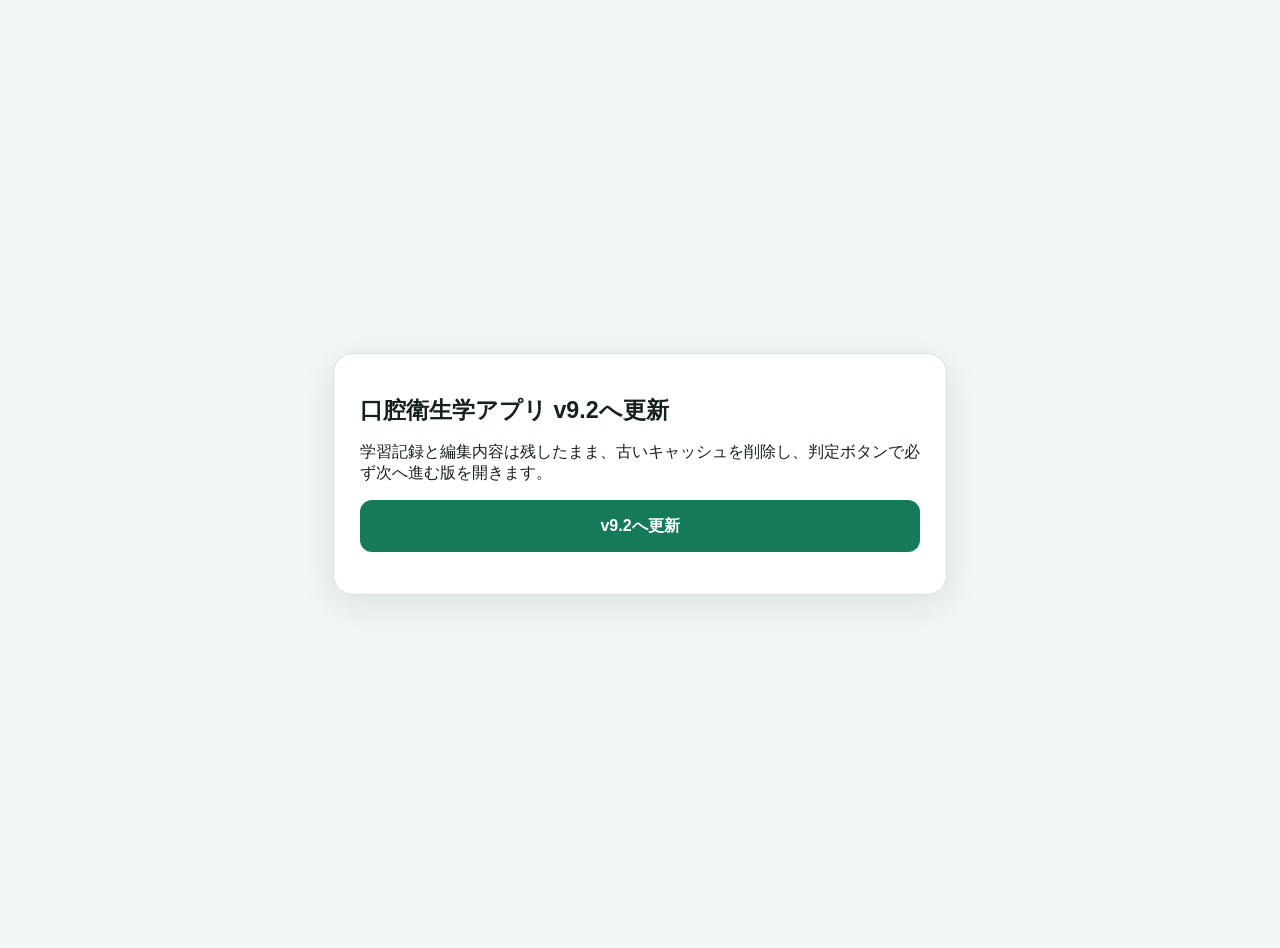
<file: update.html>
<!doctype html><html lang='ja'><meta charset='utf-8'><meta name='viewport' content='width=device-width,initial-scale=1'><title>口腔衛生学 v9.2 更新</title><style>body{font-family:-apple-system,BlinkMacSystemFont,'Hiragino Sans','Yu Gothic',sans-serif;background:#f2f6f4;color:#17211c;margin:0;min-height:100vh;display:grid;place-items:center;padding:24px}.card{max-width:560px;background:white;border:1px solid #d7e3dd;border-radius:20px;padding:26px;box-shadow:0 10px 36px #14382a18}h1{font-size:1.45rem}button{width:100%;min-height:52px;border:0;border-radius:12px;background:#16795a;color:white;font-size:1rem;font-weight:800}.status{margin-top:15px;color:#637169}</style><div class='card'><h1>口腔衛生学アプリ v9.2へ更新</h1><p>学習記録と編集内容は残したまま、古いキャッシュを削除し、判定ボタンで必ず次へ進む版を開きます。</p><button id='go'>v9.2へ更新</button><p id='status' class='status'></p></div><script>document.getElementById('go').onclick=async()=>{const s=document.getElementById('status');s.textContent='古いキャッシュを削除しています…';try{if('serviceWorker'in navigator){const rs=await navigator.serviceWorker.getRegistrations();await Promise.all(rs.map(r=>r.unregister()))}if('caches'in window){const ks=await caches.keys();await Promise.all(ks.map(k=>caches.delete(k)))}s.textContent='v9.2を開きます…';setTimeout(()=>location.replace('./index.html?v=9.2.0&t='+Date.now()),500)}catch(e){s.textContent='更新に失敗しました。Safariで再読み込みしてください。'}}</script></html>
</file>
<file: styles.css>
:root {
  color-scheme: light;
  --bg: #f2f6f4;
  --surface: #ffffff;
  --surface-2: #f8fbfa;
  --ink: #17211c;
  --muted: #637169;
  --line: #d7e3dd;
  --accent: #16795a;
  --accent-strong: #0f6248;
  --accent-soft: #dff3ea;
  --known: #176c4f;
  --known-soft: #e0f4eb;
  --unknown: #a64a20;
  --unknown-soft: #fff0e7;
  --danger: #b32f3e;
  --danger-soft: #fff0f2;
  --shadow: 0 8px 28px rgba(20, 56, 42, .08);
  --radius: 18px;
}

html[data-theme="dark"] {
  color-scheme: dark;
  --bg: #0f1713;
  --surface: #17231d;
  --surface-2: #1c2b23;
  --ink: #eef7f2;
  --muted: #b2c1b8;
  --line: #31453a;
  --accent: #59c49b;
  --accent-strong: #77d6b0;
  --accent-soft: #203e32;
  --known: #72d2ad;
  --known-soft: #203d32;
  --unknown: #ffae7d;
  --unknown-soft: #472c21;
  --danger: #ff8792;
  --danger-soft: #48242a;
  --shadow: 0 8px 28px rgba(0, 0, 0, .28);
}

@media (prefers-color-scheme: dark) {
  html[data-theme="system"] {
    color-scheme: dark;
    --bg: #0f1713;
    --surface: #17231d;
    --surface-2: #1c2b23;
    --ink: #eef7f2;
    --muted: #b2c1b8;
    --line: #31453a;
    --accent: #59c49b;
    --accent-strong: #77d6b0;
    --accent-soft: #203e32;
    --known: #72d2ad;
    --known-soft: #203d32;
    --unknown: #ffae7d;
    --unknown-soft: #472c21;
    --danger: #ff8792;
    --danger-soft: #48242a;
    --shadow: 0 8px 28px rgba(0, 0, 0, .28);
  }
}

* { box-sizing: border-box; }
html { scroll-behavior: smooth; }
body {
  margin: 0;
  background: var(--bg);
  color: var(--ink);
  font-family: -apple-system, BlinkMacSystemFont, "Hiragino Sans", "Yu Gothic", Meiryo, sans-serif;
  line-height: 1.6;
  -webkit-text-size-adjust: 100%;
}
button, input, select, textarea { font: inherit; }
button, summary, select { -webkit-tap-highlight-color: transparent; }
button { cursor: pointer; }
[hidden] { display: none !important; }

.loading-screen, .fatal-screen {
  min-height: 100vh;
  display: grid;
  place-content: center;
  padding: 28px;
  text-align: center;
}
.fatal-screen code { overflow-wrap: anywhere; }

.app-shell {
  width: min(1040px, 100%);
  margin: 0 auto;
  padding: 18px 14px calc(112px + env(safe-area-inset-bottom));
}
.top-header {
  display: flex;
  justify-content: space-between;
  gap: 18px;
  align-items: flex-start;
  padding: 24px;
  border-radius: 22px;
  color: white;
  background: linear-gradient(135deg, #126d50, #22966d);
  box-shadow: var(--shadow);
}
.eyebrow { margin: 0 0 3px; font-size: .78rem; font-weight: 800; letter-spacing: .12em; text-transform: uppercase; opacity: .82; }
h1 { margin: 0; font-size: clamp(1.55rem, 5vw, 2.35rem); line-height: 1.25; }
.subtitle { margin: 8px 0 0; opacity: .92; }
.header-actions { display: flex; align-items: center; flex-wrap: wrap; gap: 8px; justify-content: flex-end; }
.saved-pill { display: inline-flex; align-items: center; min-height: 34px; padding: 6px 11px; border: 1px solid rgba(255,255,255,.35); border-radius: 999px; background: rgba(255,255,255,.13); font-size: .8rem; white-space: nowrap; }

.stats {
  display: grid;
  grid-template-columns: repeat(4, minmax(0, 1fr));
  gap: 10px;
  margin: 14px 0;
}
.stat { padding: 14px 10px; border: 1px solid var(--line); border-radius: 15px; background: var(--surface); text-align: center; box-shadow: 0 3px 12px rgba(20,56,42,.04); }
.stat strong { display: block; font-size: 1.35rem; line-height: 1.2; color: var(--accent-strong); }
.stat span { display: block; margin-top: 4px; color: var(--muted); font-size: .78rem; }

.toolbar, .study-card, .empty-card, .utility, .view-panel > .list-header {
  border: 1px solid var(--line);
  border-radius: var(--radius);
  background: var(--surface);
  box-shadow: var(--shadow);
}
.toolbar { padding: 14px; margin-bottom: 16px; }
.view-tabs { display: grid; grid-template-columns: repeat(3, 1fr); gap: 8px; margin-bottom: 13px; }
.view-tab { border: 1px solid var(--line); border-radius: 12px; padding: 10px 8px; background: var(--surface-2); color: var(--ink); font-weight: 800; }
.view-tab.active { border-color: var(--accent); background: var(--accent); color: white; }
.toolbar-grid { display: grid; grid-template-columns: repeat(4, minmax(0, 1fr)); gap: 10px; }
.control { display: grid; gap: 5px; color: var(--muted); font-size: .8rem; font-weight: 700; }
.control select, .control input, .search-input, .editor-dialog input, .editor-dialog textarea {
  width: 100%;
  min-height: 44px;
  border: 1px solid var(--line);
  border-radius: 11px;
  background: var(--surface-2);
  color: var(--ink);
  padding: 9px 11px;
  outline: none;
}
.control select:focus, .search-input:focus, .editor-dialog input:focus, .editor-dialog textarea:focus { border-color: var(--accent); box-shadow: 0 0 0 3px color-mix(in srgb, var(--accent) 20%, transparent); }
.search-row { display: grid; grid-template-columns: minmax(0, 1fr) auto auto auto; gap: 8px; margin-top: 10px; }
.progress-track { height: 8px; margin-top: 14px; overflow: hidden; border-radius: 999px; background: var(--accent-soft); }
.progress-bar { height: 100%; width: 0; border-radius: inherit; background: var(--accent); transition: width .2s ease; }
.progress-label { display: flex; justify-content: space-between; gap: 12px; margin-top: 6px; color: var(--muted); font-size: .78rem; }

button, .file-label {
  min-height: 42px;
  border: 1px solid var(--line);
  border-radius: 11px;
  padding: 9px 13px;
  background: var(--surface-2);
  color: var(--ink);
  font-weight: 800;
}
button:disabled { cursor: default; opacity: .42; }
button:active:not(:disabled), .file-label:active { transform: translateY(1px); }
.primary-button, .accent-button { border-color: var(--accent); background: var(--accent); color: white; }
.secondary-button { background: var(--surface-2); }
.danger-button { border-color: color-mix(in srgb, var(--danger) 35%, var(--line)); background: var(--danger-soft); color: var(--danger); }
.small-button { min-height: 34px; border-color: rgba(255,255,255,.4); background: rgba(255,255,255,.13); color: white; }
.icon-button { width: 42px; padding: 0; font-size: 1.55rem; }

.view-panel { min-height: 160px; }
.study-card { padding: clamp(17px, 4vw, 28px); }
.card-top-row { display: flex; justify-content: space-between; align-items: flex-start; gap: 12px; }
.badges { display: flex; flex-wrap: wrap; gap: 6px; }
.badge, .status-chip { display: inline-flex; align-items: center; border-radius: 999px; padding: 3px 9px; font-size: .72rem; font-weight: 800; }
.badge.category { background: var(--accent-soft); color: var(--accent-strong); }
.badge.known, .status-chip.known { background: var(--known-soft); color: var(--known); }
.badge.unknown, .status-chip.unknown { background: var(--unknown-soft); color: var(--unknown); }
.badge.edited { background: #eef0ff; color: #5054a5; }
.badge.custom { background: #e9f3ff; color: #27618f; }
.badge.deleted { background: var(--danger-soft); color: var(--danger); }
.status-chip.unlearned { background: var(--surface-2); color: var(--muted); border: 1px solid var(--line); }
.question-number { flex: 0 0 auto; color: var(--muted); font-size: .82rem; font-weight: 800; }
.question-text { margin: 22px 0 15px; font-size: clamp(1.22rem, 4.5vw, 1.72rem); line-height: 1.6; white-space: pre-wrap; overflow-wrap: anywhere; }
.note-box, .list-note { margin: 10px 0; padding: 11px 13px; border-left: 4px solid var(--accent); border-radius: 8px; background: var(--accent-soft); color: var(--ink); white-space: pre-wrap; }

.figure-section { margin: 14px 0; }
.figure-toggle { width: 100%; border-color: var(--accent); color: var(--accent-strong); background: var(--accent-soft); }
.figure-list { display: grid; gap: 12px; margin-top: 10px; }
.figure-card { margin: 0; padding: 9px; border: 1px solid var(--line); border-radius: 14px; background: var(--surface-2); }
.image-open { display: block; width: 100%; height: auto; min-height: 0; padding: 0; border: 0; background: transparent; }
.figure-card img { display: block; width: 100%; max-height: 70vh; object-fit: contain; border-radius: 10px; }
.figure-card figcaption { margin: 7px 2px 0; color: var(--muted); font-size: .78rem; }
.image-error { margin: 5px; color: var(--danger); font-size: .78rem; overflow-wrap: anywhere; }

.card-actions { display: flex; flex-wrap: wrap; gap: 8px; }
.compact-actions { margin: 13px 0 17px; }
.compact-actions button { min-height: 36px; padding: 6px 11px; font-size: .8rem; }
.reveal-wrap { display: grid; margin-top: 8px; }
.reveal-wrap button { min-height: 52px; font-size: 1rem; }
.answer-area { margin-top: 14px; }
.answer-block { padding: 16px; border: 1px solid color-mix(in srgb, var(--accent) 30%, var(--line)); border-radius: 14px; background: var(--accent-soft); }
.answer-block h3, .list-answer h3 { margin: 0 0 5px; color: var(--accent-strong); font-size: .9rem; }
.answer-block p, .list-answer > p { margin: 0; font-size: 1.08rem; font-weight: 700; white-space: pre-wrap; overflow-wrap: anywhere; }
.judgement { display: grid; grid-template-columns: 1fr 1fr; gap: 10px; margin-top: 12px; }
.judge { min-height: 50px; }
.judge.known { border-color: var(--known); background: var(--known-soft); color: var(--known); }
.judge.unknown { border-color: var(--unknown); background: var(--unknown-soft); color: var(--unknown); }
.empty-card { padding: 30px; text-align: center; }

.list-header { display: flex; justify-content: space-between; align-items: center; gap: 14px; padding: 16px 18px; margin-bottom: 12px; }
.list-header h2 { margin: 0; }
.list-header p { margin: 3px 0 0; color: var(--muted); font-size: .85rem; }
.question-list, .management-list { display: grid; gap: 9px; }
.list-question { border: 1px solid var(--line); border-radius: 14px; background: var(--surface); box-shadow: 0 3px 12px rgba(20,56,42,.04); overflow: hidden; }
.list-question summary { display: grid; grid-template-columns: auto minmax(0, 1fr) auto; gap: 10px; align-items: center; padding: 14px; cursor: pointer; list-style: none; }
.list-question summary::-webkit-details-marker { display: none; }
.list-question[open] summary { border-bottom: 1px solid var(--line); background: var(--surface-2); }
.list-number { color: var(--accent-strong); font-size: .82rem; font-weight: 900; white-space: nowrap; }
.list-main { min-width: 0; }
.list-main strong { display: block; overflow-wrap: anywhere; }
.list-main small { display: block; margin-top: 3px; color: var(--muted); }
.list-answer { padding: 15px; }
.inline-actions { display: flex; flex-wrap: wrap; gap: 8px; margin-top: 13px; }
.inline-actions button { min-height: 36px; padding: 6px 10px; font-size: .8rem; }

.management-item { display: grid; grid-template-columns: minmax(0, 1fr) auto; gap: 13px; padding: 15px; border: 1px solid var(--line); border-radius: 14px; background: var(--surface); box-shadow: 0 3px 12px rgba(20,56,42,.04); }
.management-meta { display: flex; flex-wrap: wrap; gap: 6px; align-items: center; margin-bottom: 5px; color: var(--muted); font-size: .75rem; }
.management-main strong { display: block; overflow-wrap: anywhere; }
.management-main p { margin: 7px 0 0; color: var(--muted); white-space: pre-wrap; }
.management-actions { display: flex; flex-wrap: wrap; justify-content: flex-end; align-content: flex-start; gap: 7px; max-width: 260px; }
.management-actions button { min-height: 36px; padding: 6px 10px; font-size: .78rem; }
.compact-control { min-width: 150px; }

.utility { margin-top: 18px; overflow: hidden; }
.utility > summary { padding: 15px 18px; cursor: pointer; font-weight: 800; }
.utility-body { padding: 0 18px 18px; border-top: 1px solid var(--line); }
.utility-body > p { color: var(--muted); }
.utility-buttons { display: flex; flex-wrap: wrap; gap: 8px; }
.file-label { display: inline-flex; align-items: center; justify-content: center; }
.file-label input { position: absolute; width: 1px; height: 1px; opacity: 0; pointer-events: none; }
footer { padding: 24px 8px; color: var(--muted); text-align: center; font-size: .78rem; }

.bottom-nav {
  position: fixed;
  left: max(8px, env(safe-area-inset-left));
  right: max(8px, env(safe-area-inset-right));
  bottom: max(8px, env(safe-area-inset-bottom));
  z-index: 40;
  width: min(900px, calc(100% - 16px));
  margin: 0 auto;
  display: grid;
  grid-template-columns: minmax(86px, 1fr) auto minmax(86px, 1fr);
  gap: 8px;
  padding: 9px;
  border: 1px solid var(--line);
  border-radius: 17px;
  background: color-mix(in srgb, var(--surface) 92%, transparent);
  box-shadow: 0 12px 34px rgba(0,0,0,.18);
  backdrop-filter: blur(14px);
  -webkit-backdrop-filter: blur(14px);
}
.bottom-nav > button { background: var(--accent); border-color: var(--accent); color: white; }
.jump-box { display: grid; grid-template-columns: auto 64px auto; gap: 5px; align-items: center; }
.jump-box label { font-weight: 800; }
.jump-box input { width: 64px; min-height: 42px; border: 1px solid var(--line); border-radius: 10px; background: var(--surface-2); color: var(--ink); padding: 7px; text-align: center; }
.jump-box button { min-height: 42px; padding-inline: 9px; }

.editor-dialog, .image-dialog {
  width: min(720px, calc(100% - 22px));
  max-height: calc(100dvh - 22px);
  border: 1px solid var(--line);
  border-radius: 18px;
  background: var(--surface);
  color: var(--ink);
  box-shadow: 0 20px 60px rgba(0,0,0,.3);
}
.editor-dialog::backdrop, .image-dialog::backdrop { background: rgba(0,0,0,.62); backdrop-filter: blur(3px); }
.editor-dialog { padding: 0; }
.editor-dialog form { display: grid; gap: 13px; max-height: calc(100dvh - 24px); overflow: auto; padding: 18px; }
.editor-dialog label { display: grid; gap: 5px; font-size: .82rem; color: var(--muted); font-weight: 800; }
.editor-dialog textarea { resize: vertical; line-height: 1.55; }
.dialog-header { display: flex; justify-content: space-between; align-items: flex-start; gap: 12px; position: sticky; top: -18px; z-index: 2; padding: 18px 0 10px; background: var(--surface); }
.dialog-header h2 { margin: 0; }
.dialog-actions { display: flex; justify-content: flex-end; gap: 8px; position: sticky; bottom: -18px; padding: 12px 0 18px; background: var(--surface); }
.section-title-row { display: flex; justify-content: space-between; gap: 12px; align-items: baseline; }
.section-title-row h3 { margin: 0; }
.section-title-row span, .muted { color: var(--muted); font-size: .78rem; }
.editor-figures { display: grid; gap: 9px; padding: 12px; border: 1px solid var(--line); border-radius: 13px; background: var(--surface-2); }
.editor-figure-list { display: grid; gap: 8px; }
.editor-figure-item { display: grid; grid-template-columns: 80px minmax(0, 1fr) auto; gap: 9px; align-items: center; padding: 8px; border: 1px solid var(--line); border-radius: 11px; background: var(--surface); }
.editor-figure-item img { width: 80px; height: 64px; object-fit: contain; border-radius: 8px; background: var(--surface-2); }
.editor-figure-item input { min-height: 38px; }
.editor-figure-item small { display: block; margin-top: 3px; color: var(--muted); overflow-wrap: anywhere; }
.file-label.wide { width: 100%; }
.image-dialog { padding: 42px 12px 14px; }
.image-dialog img { display: block; max-width: 100%; max-height: 76vh; margin: auto; object-fit: contain; }
.image-dialog p { margin: 9px 4px 0; text-align: center; color: var(--muted); }
.dialog-close { position: absolute; top: 8px; right: 8px; width: 38px; min-height: 38px; padding: 0; border-radius: 999px; font-size: 1.35rem; }

.toast { position: fixed; left: 50%; bottom: calc(92px + env(safe-area-inset-bottom)); z-index: 80; transform: translate(-50%, 20px); width: max-content; max-width: calc(100% - 30px); padding: 10px 14px; border-radius: 999px; background: #10271f; color: white; font-weight: 800; font-size: .84rem; opacity: 0; pointer-events: none; transition: .2s ease; box-shadow: 0 8px 28px rgba(0,0,0,.26); }
.toast.show { opacity: 1; transform: translate(-50%, 0); }

@media (max-width: 760px) {
  .app-shell { padding-inline: 10px; }
  .top-header { padding: 19px 16px; flex-direction: column; }
  .header-actions { justify-content: flex-start; }
  .toolbar-grid { grid-template-columns: 1fr 1fr; }
  .search-row { grid-template-columns: 1fr 1fr; }
  .search-input { grid-column: 1 / -1; }
  .accent-button { grid-column: 1 / -1; }
  .list-header { align-items: flex-start; flex-direction: column; }
  .management-item { grid-template-columns: 1fr; }
  .management-actions { justify-content: flex-start; max-width: none; }
}

@media (max-width: 520px) {
  .stats { grid-template-columns: repeat(2, 1fr); }
  .toolbar-grid { grid-template-columns: 1fr; }
  .view-tabs { gap: 5px; }
  .view-tab { font-size: .82rem; padding-inline: 4px; }
  .card-top-row { flex-direction: column-reverse; }
  .question-number { align-self: flex-end; }
  .judgement { grid-template-columns: 1fr; }
  .list-question summary { grid-template-columns: auto minmax(0, 1fr); }
  .status-chip { grid-column: 2; justify-self: start; }
  .bottom-nav { grid-template-columns: 1fr 1.12fr 1fr; gap: 5px; padding: 7px; }
  .bottom-nav > button { padding-inline: 5px; font-size: .82rem; }
  .jump-box { grid-template-columns: 48px 1fr; gap: 4px; }
  .jump-box label { display: none; }
  .jump-box input { width: 48px; min-width: 0; }
  .jump-box button { padding-inline: 5px; font-size: .78rem; }
  .editor-figure-item { grid-template-columns: 64px minmax(0, 1fr); }
  .editor-figure-item img { width: 64px; height: 54px; }
  .editor-figure-item > button { grid-column: 1 / -1; }
}
</file>
